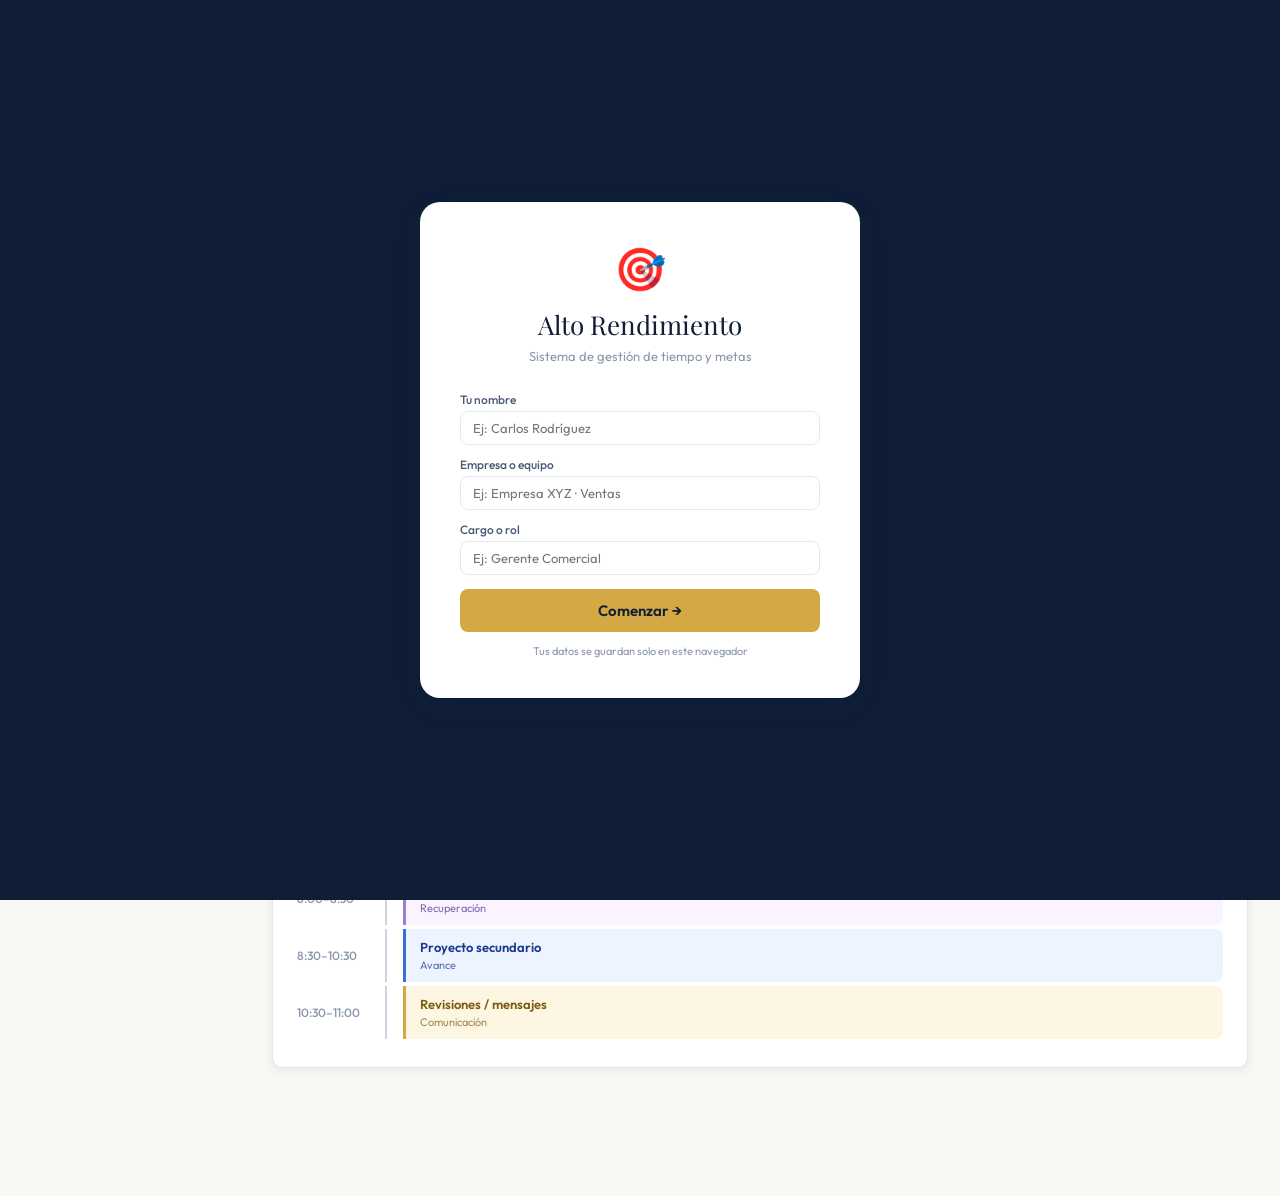
<file: gestion-tiempo-metas-v7 (1).html>
<!DOCTYPE html>
<html lang="es">
<head>
<meta charset="UTF-8">
<meta name="viewport" content="width=device-width, initial-scale=1.0">
<title>Alto Rendimiento — Gestión de Tiempo y Metas</title>
<link rel="preconnect" href="https://fonts.googleapis.com">
<link href="https://fonts.googleapis.com/css2?family=Playfair+Display:wght@400;600&family=Outfit:wght@300;400;500;600&display=swap" rel="stylesheet">
<style>
*{box-sizing:border-box;margin:0;padding:0}
:root{
  --navy:#0F1E36;
  --navy2:#1A2F50;
  --navy3:#243B63;
  --gold:#D4A843;
  --gold2:#F0C96A;
  --gold-soft:#FDF6E3;
  --cream:#FAF8F4;
  --white:#FFFFFF;
  --text1:#0F1E36;
  --text2:#4A5878;
  --text3:#8A96AB;
  --border:#E2E8F0;
  --border2:#CBD5E1;
  --success:#1E7A4B;
  --success-soft:#EAF7F1;
  --danger:#C0392B;
  --danger-soft:#FDECEA;
  --warn:#B7791A;
  --warn-soft:#FEF3CD;
  --radius:10px;
  --shadow:0 2px 12px rgba(15,30,54,0.08);
  --shadow-lg:0 8px 32px rgba(15,30,54,0.12);
}

body{
  font-family:'Outfit',sans-serif;
  background:var(--cream);
  color:var(--text1);
  min-height:100vh;
}

/* ── SIDEBAR ── */
.sidebar{
  position:fixed;top:0;left:0;height:100vh;width:240px;
  background:var(--navy);
  display:flex;flex-direction:column;
  z-index:100;transition:transform .3s;
}
.sidebar-logo{
  padding:24px 20px 16px;
  border-bottom:1px solid rgba(255,255,255,0.08);
}
.sidebar-logo .brand{
  font-family:'Playfair Display',serif;
  font-size:18px;color:var(--gold2);letter-spacing:.3px;
}
.sidebar-logo .tagline{
  font-size:11px;color:rgba(255,255,255,0.45);margin-top:2px;letter-spacing:.06em;text-transform:uppercase;
}
.sidebar-date{
  padding:14px 20px;
  background:rgba(255,255,255,0.05);
  font-size:12px;color:rgba(255,255,255,0.6);
  border-bottom:1px solid rgba(255,255,255,0.08);
}
.sidebar-date strong{font-size:14px;color:#fff;display:block;margin-top:2px;}
nav{flex:1;padding:16px 0;overflow-y:auto;}
nav a{
  display:flex;align-items:center;gap:10px;
  padding:10px 20px;
  font-size:13px;color:rgba(255,255,255,0.65);
  text-decoration:none;cursor:pointer;
  border-left:3px solid transparent;
  transition:all .2s;
}
nav a:hover{color:#fff;background:rgba(255,255,255,0.06);}
nav a.active{color:var(--gold2);border-left-color:var(--gold);background:rgba(212,168,67,0.1);}
nav a .nav-icon{font-size:16px;width:20px;text-align:center;}
nav .nav-section{
  font-size:10px;letter-spacing:.12em;text-transform:uppercase;
  color:rgba(255,255,255,0.3);padding:16px 20px 6px;
}
.sidebar-footer{
  padding:14px 20px;
  border-top:1px solid rgba(255,255,255,0.08);
  font-size:11px;color:rgba(255,255,255,0.35);
}

/* ── MAIN ── */
.main{margin-left:240px;min-height:100vh;padding:0 0 80px;}
.topbar{
  background:var(--white);
  border-bottom:1px solid var(--border);
  padding:16px 32px;
  display:flex;align-items:center;justify-content:space-between;
  position:sticky;top:0;z-index:50;
}
.topbar-left h2{font-size:20px;font-weight:600;color:var(--navy);}
.topbar-left p{font-size:13px;color:var(--text3);margin-top:2px;}
.topbar-right{display:flex;gap:10px;align-items:center;}
.btn{
  padding:8px 18px;border-radius:8px;font-family:'Outfit',sans-serif;
  font-size:13px;font-weight:500;cursor:pointer;border:none;transition:all .15s;
}
.btn-primary{background:var(--navy);color:#fff;}
.btn-primary:hover{background:var(--navy2);}
.btn-gold{background:var(--gold);color:var(--navy);font-weight:600;}
.btn-gold:hover{background:var(--gold2);}
.btn-outline{background:transparent;border:1px solid var(--border2);color:var(--text2);}
.btn-outline:hover{border-color:var(--navy);color:var(--navy);}
.btn-sm{padding:5px 12px;font-size:12px;}
.btn-icon{width:32px;height:32px;padding:0;display:flex;align-items:center;justify-content:center;font-size:16px;}

.content{padding:28px 32px;}

/* ── CARDS ── */
.card{
  background:var(--white);border-radius:var(--radius);
  border:1px solid var(--border);box-shadow:var(--shadow);
  padding:24px;margin-bottom:20px;
}
.card-header{
  display:flex;align-items:center;justify-content:space-between;
  margin-bottom:20px;padding-bottom:14px;
  border-bottom:1px solid var(--border);
}
.card-title{font-size:15px;font-weight:600;color:var(--navy);}
.card-sub{font-size:12px;color:var(--text3);margin-top:2px;}

/* ── PROGRESS ── */
.prog-bar-wrap{background:#EEF2F7;border-radius:99px;height:8px;overflow:hidden;}
.prog-bar{height:100%;border-radius:99px;background:linear-gradient(90deg,var(--navy),var(--gold));transition:width .5s ease;}
.prog-label{font-size:12px;color:var(--text3);margin-top:4px;display:flex;justify-content:space-between;}

/* ── STATS ROW ── */
.stats-row{display:grid;grid-template-columns:repeat(4,1fr);gap:16px;margin-bottom:24px;}
.stat-card{
  background:var(--white);border-radius:var(--radius);border:1px solid var(--border);
  padding:18px 20px;box-shadow:var(--shadow);
}
.stat-label{font-size:11px;text-transform:uppercase;letter-spacing:.08em;color:var(--text3);margin-bottom:6px;}
.stat-value{font-size:28px;font-weight:600;color:var(--navy);line-height:1;}
.stat-value.gold{color:var(--gold);}
.stat-value.green{color:var(--success);}
.stat-sub{font-size:12px;color:var(--text3);margin-top:4px;}

/* ── METAS ── */
.meta-item{
  display:grid;grid-template-columns:auto 1fr auto auto;
  gap:12px;align-items:center;
  padding:14px 16px;border-radius:8px;
  border:1px solid var(--border);margin-bottom:10px;
  transition:border-color .2s;background:var(--white);
}
.meta-item:hover{border-color:var(--navy3);}
.meta-num{
  width:28px;height:28px;border-radius:50%;
  background:var(--navy);color:#fff;
  font-size:13px;font-weight:600;
  display:flex;align-items:center;justify-content:center;flex-shrink:0;
}
.meta-body{min-width:0;}
.meta-name{font-size:14px;font-weight:500;color:var(--navy);}
.meta-detail{font-size:12px;color:var(--text3);margin-top:2px;}
.meta-prog{width:120px;}
.meta-badge{
  font-size:11px;padding:3px 10px;border-radius:99px;font-weight:500;white-space:nowrap;
}
.badge-green{background:var(--success-soft);color:var(--success);}
.badge-warn{background:var(--warn-soft);color:var(--warn);}
.badge-navy{background:#EEF2F7;color:var(--navy2);}

/* ── TAREAS DIARIAS ── */
.task-item{
  display:flex;align-items:center;gap:12px;
  padding:10px 14px;border-radius:8px;
  margin-bottom:6px;transition:background .15s;cursor:pointer;
}
.task-item:hover{background:#F8FAFC;}
.task-check{
  width:20px;height:20px;border-radius:5px;
  border:2px solid var(--border2);flex-shrink:0;
  display:flex;align-items:center;justify-content:center;
  transition:all .15s;cursor:pointer;
}
.task-check.done{background:var(--success);border-color:var(--success);}
.task-check.done::after{content:'✓';color:#fff;font-size:12px;font-weight:700;}
.task-label{font-size:14px;color:var(--navy);flex:1;}
.task-label.done{text-decoration:line-through;color:var(--text3);}
.task-meta-ref{font-size:11px;padding:2px 8px;border-radius:99px;background:var(--gold-soft);color:var(--warn);border:1px solid #E8C97A55;}
.task-priority{font-size:11px;padding:2px 8px;border-radius:99px;}
.p-alta{background:var(--danger-soft);color:var(--danger);}
.p-media{background:var(--warn-soft);color:var(--warn);}
.p-baja{background:var(--success-soft);color:var(--success);}

/* ── TIME BLOCKS ── */
.timeblock-row{
  display:grid;grid-template-columns:90px 1fr auto;
  gap:0;margin-bottom:4px;align-items:stretch;
}
.tb-time{
  font-size:12px;color:var(--text3);font-weight:500;
  padding:10px 12px 10px 0;border-right:2px solid var(--border2);
  display:flex;align-items:center;
}
.tb-block{
  border-radius:0 8px 8px 0;margin-left:16px;
  padding:10px 14px;font-size:13px;
  border-left:3px solid transparent;
}
.tb-block.focus{background:#EEF4FF;border-left-color:#3B6FD4;color:#1A3A8C;}
.tb-block.energy{background:var(--success-soft);border-left-color:var(--success);color:#145035;}
.tb-block.comms{background:var(--gold-soft);border-left-color:var(--gold);color:#7A5E10;}
.tb-block.rest{background:#F9F4FF;border-left-color:#9B7FD4;color:#4A2E8C;}
.tb-block.review{background:#F1F5F9;border-left-color:#64748B;color:#334155;}
.tb-block strong{font-weight:600;display:block;margin-bottom:1px;}
.tb-block small{font-size:11px;opacity:.7;}

/* ── EISENHOWER ── */
.eisgrid{display:grid;grid-template-columns:1fr 1fr;gap:12px;}
.eis{border-radius:8px;padding:16px;border:1px solid;}
.eis-a{background:var(--danger-soft);border-color:#F5B7B1;}
.eis-b{background:var(--success-soft);border-color:#A9DFBF;}
.eis-c{background:var(--warn-soft);border-color:#F9E79F;}
.eis-d{background:#F8FAFC;border-color:var(--border);}
.eis-tag{font-size:10px;letter-spacing:.1em;text-transform:uppercase;font-weight:600;margin-bottom:4px;}
.eis-a .eis-tag{color:var(--danger);}
.eis-b .eis-tag{color:var(--success);}
.eis-c .eis-tag{color:var(--warn);}
.eis-d .eis-tag{color:var(--text3);}
.eis-title{font-size:13px;font-weight:600;margin-bottom:10px;color:var(--navy);}
.eis-task{
  display:flex;align-items:center;gap:8px;
  font-size:13px;margin-bottom:6px;
}
.eis-task input[type=checkbox]{accent-color:var(--navy);width:15px;height:15px;cursor:pointer;}
.eis-task-text{flex:1;cursor:pointer;}
.eis-task-text.done{text-decoration:line-through;color:var(--text3);}

/* ── TRACKER ── */
.tracker-grid{display:grid;grid-template-columns:160px repeat(7,1fr);gap:0;}
.tg-head{font-size:11px;font-weight:600;letter-spacing:.08em;text-transform:uppercase;
  color:var(--text3);text-align:center;padding:8px 4px;border-bottom:2px solid var(--border);}
.tg-head:first-child{text-align:left;}
.tg-row-label{font-size:13px;color:var(--navy);padding:10px 8px 10px 0;border-bottom:1px solid var(--border);display:flex;align-items:center;}
.tg-cell{display:flex;align-items:center;justify-content:center;border-bottom:1px solid var(--border);padding:8px 4px;}
.tg-check{
  width:22px;height:22px;border-radius:6px;
  border:2px solid var(--border2);cursor:pointer;
  display:flex;align-items:center;justify-content:center;
  transition:all .15s;
}
.tg-check.done{background:var(--navy);border-color:var(--navy);}
.tg-check.done::after{content:'✓';color:#fff;font-size:12px;font-weight:700;}

/* ── REVIEW ── */
.review-q{margin-bottom:16px;}
.review-q label{font-size:13px;font-weight:500;color:var(--navy);display:flex;align-items:center;gap:8px;margin-bottom:6px;}
.review-q label span{font-size:16px;}
.review-q textarea{
  width:100%;border:1px solid var(--border);border-radius:8px;
  padding:10px 14px;font-family:'Outfit',sans-serif;font-size:13px;
  color:var(--navy);resize:none;height:70px;outline:none;
  background:var(--cream);transition:border-color .2s;
}
.review-q textarea:focus{border-color:var(--navy);}

/* ── FORMS ── */
input[type=text],input[type=date],input[type=number],select,textarea{
  font-family:'Outfit',sans-serif;
  border:1px solid var(--border);border-radius:8px;
  padding:8px 12px;font-size:13px;color:var(--navy);
  background:var(--white);outline:none;transition:border-color .2s;
  width:100%;
}
input[type=text]:focus,input[type=date]:focus,select:focus{border-color:var(--navy);}
label.field-label{font-size:12px;font-weight:500;color:var(--text2);display:block;margin-bottom:4px;}

/* ── MODAL ── */
.modal-overlay{
  position:fixed;inset:0;background:rgba(15,30,54,0.55);
  z-index:200;display:flex;align-items:center;justify-content:center;
  opacity:0;pointer-events:none;transition:opacity .2s;
}
.modal-overlay.open{opacity:1;pointer-events:all;}
.modal{
  background:var(--white);border-radius:16px;
  padding:28px;width:500px;max-width:95vw;
  max-height:85vh;overflow-y:auto;
  box-shadow:var(--shadow-lg);
  transform:translateY(20px);transition:transform .2s;
}
.modal-overlay.open .modal{transform:translateY(0);}
.modal-title{font-size:17px;font-weight:600;color:var(--navy);margin-bottom:4px;}
.modal-sub{font-size:13px;color:var(--text3);margin-bottom:20px;}
.modal-footer{display:flex;gap:10px;justify-content:flex-end;margin-top:20px;padding-top:16px;border-top:1px solid var(--border);}
.form-row{margin-bottom:14px;}
.form-grid2{display:grid;grid-template-columns:1fr 1fr;gap:12px;}

/* ── SECTIONS / PAGES ── */
.page{display:none;}
.page.active{display:block;}

/* ── CIRCULAR PROGRESS ── */
.circ-wrap{display:flex;align-items:center;gap:16px;margin-bottom:20px;}
.circ-svg{transform:rotate(-90deg);}
.circ-track{fill:none;stroke:#EEF2F7;stroke-width:6;}
.circ-fill{fill:none;stroke-width:6;stroke-linecap:round;transition:stroke-dashoffset .5s ease;}

/* ── TOAST ── */
.toast{
  position:fixed;bottom:28px;right:28px;
  background:var(--navy);color:#fff;
  padding:12px 20px;border-radius:10px;
  font-size:13px;box-shadow:var(--shadow-lg);
  z-index:999;transform:translateY(80px);opacity:0;
  transition:all .3s;pointer-events:none;
}
.toast.show{transform:translateY(0);opacity:1;}

/* ── RESPONSIVE ── */
@media(max-width:768px){
  .sidebar{transform:translateX(-240px);}
  .sidebar.open{transform:translateX(0);}
  .main{margin-left:0;}
  .stats-row{grid-template-columns:1fr 1fr;}
  .topbar{padding:14px 16px;}
  .content{padding:20px 16px;}
  .mobile-menu{display:flex!important;}
}
.mobile-menu{
  display:none;background:none;border:none;cursor:pointer;
  font-size:22px;color:var(--navy);padding:4px;
}

.tag-urgente{background:var(--danger-soft);color:var(--danger);font-size:11px;padding:2px 8px;border-radius:99px;font-weight:500;}
.empty-state{text-align:center;padding:32px;color:var(--text3);font-size:13px;}
.empty-state .es-icon{font-size:36px;margin-bottom:8px;}

.chip-row{display:flex;flex-wrap:wrap;gap:6px;margin-top:8px;}
.chip{font-size:11px;padding:3px 10px;border-radius:99px;background:#EEF2F7;color:var(--text2);font-weight:500;}
.chip.gold{background:var(--gold-soft);color:var(--warn);}

.section-intro{
  background:linear-gradient(135deg,var(--navy),var(--navy2));
  border-radius:var(--radius);padding:20px 24px;margin-bottom:24px;
  display:flex;align-items:center;justify-content:space-between;
}
.section-intro h3{font-family:'Playfair Display',serif;font-size:22px;color:#fff;margin-bottom:4px;}
.section-intro p{font-size:13px;color:rgba(255,255,255,0.6);}
.section-intro .intro-meta{font-size:12px;color:var(--gold2);margin-top:6px;font-weight:500;}

hr.divider{border:none;border-top:1px solid var(--border);margin:20px 0;}

/* ── HORARIO DEL DÍA (metas-dia) ── */
.dia-bloque{
  display:grid;grid-template-columns:70px 1fr;
  gap:0;margin-bottom:3px;align-items:stretch;
  position:relative;
}
.dia-bloque-time{
  font-size:11px;color:var(--text3);font-weight:500;
  padding:10px 10px 10px 0;
  border-right:2px solid var(--border2);
  display:flex;align-items:flex-start;
  white-space:nowrap;
}
.dia-bloque-body{
  border-radius:0 8px 8px 0;margin-left:12px;
  padding:8px 12px;font-size:13px;
  border-left:3px solid transparent;
  transition:all .2s;
}
.dia-bloque-body.focus{background:#EEF4FF;border-left-color:#3B6FD4;}
.dia-bloque-body.energy{background:var(--success-soft);border-left-color:var(--success);}
.dia-bloque-body.comms{background:var(--gold-soft);border-left-color:var(--gold);}
.dia-bloque-body.rest{background:#F4F0FF;border-left-color:#9B7FD4;}
.dia-bloque-body.review{background:#F1F5F9;border-left-color:#64748B;}
.dia-bloque-body.pausa{background:#FFF8F0;border-left-color:#F97316;}
.dia-bloque-title{font-weight:600;font-size:13px;margin-bottom:3px;}
.dia-bloque-obj{font-size:11px;opacity:.7;margin-bottom:6px;}
.dia-bloque-tasks{display:flex;flex-direction:column;gap:4px;margin-top:6px;}
.dia-bloque-task{
  display:flex;align-items:center;gap:8px;
  background:rgba(255,255,255,0.7);border-radius:6px;
  padding:5px 10px;font-size:12px;cursor:pointer;
  border:1px solid rgba(0,0,0,0.06);transition:opacity .15s;
}
.dia-bloque-task.done-task{opacity:.55;}
.dia-bloque-task-check{
  width:16px;height:16px;border-radius:4px;
  border:2px solid var(--border2);flex-shrink:0;
  display:flex;align-items:center;justify-content:center;
  transition:all .15s;
}
.dia-bloque-task-check.done{background:var(--success);border-color:var(--success);}
.dia-bloque-task-check.done::after{content:'✓';color:#fff;font-size:10px;font-weight:700;}
.dia-bloque-task-label{flex:1;}
.dia-bloque-task-label.done{text-decoration:line-through;color:var(--text3);}
.dia-bloque-pausa{
  font-size:12px;color:var(--text3);font-style:italic;
  padding:2px 0;
}
.dia-current-marker{
  position:absolute;left:0;right:0;
  height:2px;background:var(--danger);
  border-radius:99px;z-index:10;
}
.dia-current-time{
  position:absolute;left:72px;
  background:var(--danger);color:#fff;
  font-size:10px;font-weight:600;padding:1px 6px;border-radius:99px;
  z-index:11;transform:translateY(-50%);
}

/* ── BARRA SEGMENTADA ── */
.seg-item{height:100%;transition:width .5s ease;position:relative;}
.seg-item:first-child{border-radius:99px 0 0 99px;}
.seg-item:last-child{border-radius:0 99px 99px 0;}
.seg-item:only-child{border-radius:99px;}

/* ── REVISIÓN STARS ── */
.rev-star{
  width:36px;height:36px;border-radius:8px;
  border:1.5px solid var(--border);
  background:var(--white);cursor:pointer;
  font-size:15px;font-weight:700;
  display:flex;align-items:center;justify-content:center;
  color:var(--text3);transition:all .15s;
}
.rev-star:hover,.rev-star.active{background:var(--gold);border-color:var(--gold);color:var(--navy);}

/* ── HISTORIAL REVISIÓN ── */
.rev-hist-item{
  border:1px solid var(--border);border-radius:10px;
  padding:12px 14px;margin-bottom:8px;cursor:pointer;
  transition:border-color .15s;
}
.rev-hist-item:hover{border-color:var(--navy3);}
.rev-hist-header{display:flex;align-items:center;gap:10px;margin-bottom:0;}
.rev-hist-date{font-size:13px;font-weight:600;color:var(--navy);flex:1;}
.rev-hist-score{
  width:32px;height:32px;border-radius:50%;
  display:flex;align-items:center;justify-content:center;
  font-size:13px;font-weight:700;
}
.rev-hist-body{margin-top:10px;border-top:1px solid var(--border);padding-top:10px;display:none;}
.rev-hist-body.open{display:block;}
.rev-hist-q{font-size:12px;margin-bottom:6px;}
.rev-hist-q span{font-weight:500;color:var(--navy);}
.score-high{background:var(--success-soft);color:var(--success);}
.score-mid{background:var(--warn-soft);color:var(--warn);}
.score-low{background:var(--danger-soft);color:var(--danger);}


.chart-filter-btn{
  background:transparent;border:none;padding:6px 12px;font-family:'Outfit',sans-serif;
  font-size:12px;font-weight:500;color:var(--text2);cursor:pointer;transition:all .15s;
}
.chart-filter-btn.active{background:var(--navy);color:#fff;}
.chart-filter-btn:hover:not(.active){background:var(--border);}

/* ── CALENDARIO MENSUAL ── */
.cal-header{
  display:flex;align-items:center;justify-content:space-between;
  margin-bottom:20px;
}
.cal-header h3{font-family:'Playfair Display',serif;font-size:20px;color:var(--navy);}
.cal-nav-btn{
  background:none;border:1px solid var(--border2);border-radius:8px;
  width:34px;height:34px;cursor:pointer;font-size:16px;
  display:flex;align-items:center;justify-content:center;
  color:var(--text2);transition:all .15s;
}
.cal-nav-btn:hover{background:var(--navy);color:#fff;border-color:var(--navy);}
.cal-grid{display:grid;grid-template-columns:repeat(7,1fr);gap:4px;}
.cal-day-name{
  text-align:center;font-size:10px;font-weight:600;letter-spacing:.08em;
  text-transform:uppercase;color:var(--text3);padding:6px 0;
}
.cal-cell{
  border-radius:10px;min-height:90px;padding:8px;
  border:1px solid var(--border);background:var(--white);
  cursor:pointer;transition:all .15s;position:relative;
  display:flex;flex-direction:column;
}
.cal-cell:hover{border-color:var(--navy3);box-shadow:var(--shadow);transform:translateY(-1px);}
.cal-cell.today{border-color:var(--gold);background:var(--gold-soft);}
.cal-cell.other-month{background:#F8FAFC;opacity:.45;}
.cal-cell.has-tasks{border-color:var(--navy2);}
.cal-cell.selected{border-color:var(--gold);background:#FFF8E7;box-shadow:0 0 0 2px var(--gold);}
.cal-cell.future-plan{border-color:#9B7FD4;background:#F9F6FF;}
.cal-cell.future-plan:hover{border-color:#7B5CD4;}
.cal-day-num{
  font-size:13px;font-weight:700;color:var(--navy);
  width:26px;height:26px;display:flex;align-items:center;justify-content:center;
  border-radius:50%;flex-shrink:0;
}
.cal-cell.today .cal-day-num{background:var(--gold);color:var(--navy);}
.cal-dots{display:flex;flex-wrap:wrap;gap:3px;margin-top:5px;}
.cal-dot{width:7px;height:7px;border-radius:50%;}
.cal-dot.done{background:var(--success);}
.cal-dot.pending{background:var(--gold);}
.cal-dot.alta{background:var(--danger);}
.cal-task-mini{
  font-size:9px;line-height:1.3;color:var(--text2);
  white-space:nowrap;overflow:hidden;text-overflow:ellipsis;
  margin-top:3px;max-width:100%;
  background:rgba(15,30,54,0.05);border-radius:4px;padding:1px 4px;
}
.cal-plan-hint{
  font-size:9px;color:#9B7FD4;margin-top:auto;
  display:flex;align-items:center;gap:3px;
  font-weight:500;
}

/* ── PLANIFICADOR DEL DÍA ── */
.plan-day-nav{
  display:flex;align-items:center;gap:8px;margin-bottom:20px;
  background:var(--white);border:1px solid var(--border);
  border-radius:12px;padding:12px 16px;
}
.plan-day-btn{
  padding:6px 14px;border-radius:8px;font-size:13px;font-weight:500;
  border:1px solid var(--border);background:var(--white);color:var(--text2);
  cursor:pointer;transition:all .15s;font-family:'Outfit',sans-serif;
}
.plan-day-btn:hover{border-color:var(--navy);color:var(--navy);}
.plan-day-btn.active{background:var(--navy);color:#fff;border-color:var(--navy);}
.plan-day-btn.tomorrow{background:var(--gold-soft);color:var(--warn);border-color:var(--gold);}
.plan-day-btn.tomorrow.active{background:var(--gold);color:var(--navy);border-color:var(--gold);}
.plan-date-picker{flex:1;max-width:180px;}
.plan-day-label{
  font-family:'Playfair Display',serif;font-size:18px;color:var(--navy);
  flex:1;text-align:center;font-weight:600;
}
.plan-schedule{position:relative;}
.plan-bloque{
  display:grid;grid-template-columns:76px 1fr;
  gap:0;margin-bottom:2px;align-items:stretch;
  position:relative;
}
.plan-bloque-time{
  font-size:11px;color:var(--text3);font-weight:500;
  padding:10px 10px 10px 0;border-right:2px solid var(--border2);
  display:flex;align-items:flex-start;white-space:nowrap;
}
.plan-bloque-body{
  border-radius:0 10px 10px 0;margin-left:12px;
  padding:10px 14px;font-size:13px;border-left:3px solid transparent;
  transition:all .2s;cursor:pointer;
}
.plan-bloque-body:hover{filter:brightness(0.97);}
.plan-bloque-body.focus{background:#EEF4FF;border-left-color:#3B6FD4;}
.plan-bloque-body.energy{background:var(--success-soft);border-left-color:var(--success);}
.plan-bloque-body.comms{background:var(--gold-soft);border-left-color:var(--gold);}
.plan-bloque-body.rest{background:#F4F0FF;border-left-color:#9B7FD4;}
.plan-bloque-body.review{background:#F1F5F9;border-left-color:#64748B;}
.plan-bloque-title{font-weight:600;font-size:13px;color:var(--navy);}
.plan-bloque-obj{font-size:11px;opacity:.7;margin-top:1px;margin-bottom:6px;}
.plan-bloque-tasks{display:flex;flex-direction:column;gap:4px;margin-top:6px;}
.plan-bloque-task{
  display:flex;align-items:center;gap:8px;
  background:rgba(255,255,255,0.8);border-radius:6px;
  padding:5px 10px;font-size:12px;cursor:pointer;
  border:1px solid rgba(0,0,0,0.06);transition:opacity .15s;
}
.plan-bloque-task:hover{background:rgba(255,255,255,1);}
.plan-bloque-task.done-task{opacity:.55;}
.plan-bloque-task-check{
  width:16px;height:16px;border-radius:4px;
  border:2px solid var(--border2);flex-shrink:0;
  display:flex;align-items:center;justify-content:center;transition:all .15s;
}
.plan-bloque-task-check.done{background:var(--success);border-color:var(--success);}
.plan-bloque-task-check.done::after{content:'✓';color:#fff;font-size:10px;font-weight:700;}
.plan-bloque-add{
  display:flex;align-items:center;gap:6px;
  margin-top:6px;background:none;border:1px dashed rgba(0,0,0,0.15);
  border-radius:6px;padding:4px 10px;font-size:11px;
  color:rgba(0,0,0,0.35);cursor:pointer;font-family:'Outfit',sans-serif;
  transition:all .15s;width:100%;
}
.plan-bloque-add:hover{background:rgba(255,255,255,0.8);color:var(--navy);border-color:var(--navy2);}
.plan-now-marker{
  position:absolute;left:76px;right:0;height:2px;
  background:var(--danger);border-radius:99px;z-index:10;
  pointer-events:none;
}
.plan-now-label{
  position:absolute;left:0;
  background:var(--danger);color:#fff;
  font-size:9px;font-weight:700;padding:2px 5px;border-radius:4px;
  z-index:11;transform:translateY(-50%);pointer-events:none;
}

/* ── CATEGORÍAS CHECKLIST ── */
.cat-section{margin-bottom:12px;border-radius:10px;border:1px solid var(--border);overflow:hidden;}
.cat-header{
  display:flex;align-items:center;gap:10px;padding:12px 16px;
  cursor:pointer;user-select:none;background:var(--white);
  transition:background .15s;
}
.cat-header:hover{background:#F8FAFC;}
.cat-icon{font-size:20px;flex-shrink:0;}
.cat-info{flex:1;min-width:0;}
.cat-name{font-size:14px;font-weight:600;color:var(--navy);}
.cat-progress-text{font-size:11px;color:var(--text3);margin-top:1px;}
.cat-prog-mini{width:80px;}
.cat-prog-bar-wrap{background:#EEF2F7;border-radius:99px;height:5px;margin-top:4px;}
.cat-prog-bar{height:100%;border-radius:99px;background:linear-gradient(90deg,var(--navy),var(--gold));transition:width .4s;}
.cat-chevron{
  font-size:12px;color:var(--text3);transition:transform .2s;
  margin-left:auto;flex-shrink:0;
}
.cat-chevron.open{transform:rotate(90deg);}
.cat-body{
  display:none;padding:0 16px 12px;background:#FAFBFC;
  border-top:1px solid var(--border);
}
.cat-body.open{display:block;}
.cat-task-item{
  display:flex;align-items:center;gap:10px;
  padding:8px 10px;border-radius:7px;margin-top:6px;
  transition:background .15s;cursor:pointer;
}
.cat-task-item:hover{background:var(--white);}
.cat-task-check{
  width:18px;height:18px;border-radius:4px;
  border:2px solid var(--border2);flex-shrink:0;
  display:flex;align-items:center;justify-content:center;
  transition:all .15s;
}
.cat-task-check.done{background:var(--success);border-color:var(--success);}
.cat-task-check.done::after{content:'✓';color:#fff;font-size:11px;font-weight:700;}
.cat-task-label{font-size:13px;color:var(--navy);flex:1;}
.cat-task-label.done{text-decoration:line-through;color:var(--text3);}
.cat-task-date{font-size:10px;color:var(--text3);white-space:nowrap;}
.cat-task-prio{font-size:10px;padding:1px 6px;border-radius:99px;}
.cal-day-detail{
  background:var(--white);border-radius:var(--radius);
  border:1px solid var(--border);box-shadow:var(--shadow-lg);
  padding:20px;margin-top:16px;
}
.cal-day-detail-header{
  display:flex;align-items:center;justify-content:space-between;
  margin-bottom:14px;padding-bottom:10px;border-bottom:1px solid var(--border);
}
.cal-day-detail-title{font-size:15px;font-weight:600;color:var(--navy);}
.cal-no-tasks{text-align:center;padding:20px;color:var(--text3);font-size:13px;}

/* ── METAS JERÁRQUICAS ── */
.meta-mensual{
  border:1px solid var(--border);border-radius:12px;
  margin-bottom:20px;overflow:hidden;
  box-shadow:var(--shadow);
}
.meta-mensual-header{
  display:flex;align-items:center;gap:12px;padding:18px 20px;
  background:var(--white);cursor:pointer;user-select:none;
  transition:background .15s;
  border-left:4px solid var(--navy);
}
.meta-mensual-header:hover{background:#F8FAFC;}
.meta-mensual-header.lograda{border-left-color:var(--success);background:var(--success-soft);}
.mm-icon{
  width:44px;height:44px;border-radius:10px;
  background:var(--navy);color:#fff;font-size:22px;
  display:flex;align-items:center;justify-content:center;flex-shrink:0;
}
.mm-icon.lograda{background:var(--success);}
.mm-info{flex:1;min-width:0;}
.mm-nombre{font-size:16px;font-weight:600;color:var(--navy);}
.mm-resultado{font-size:12px;color:var(--text3);margin-top:2px;}
.mm-prog-row{display:flex;align-items:center;gap:8px;margin-top:6px;}
.mm-prog-bar-wrap{flex:1;background:#EEF2F7;border-radius:99px;height:7px;}
.mm-prog-bar{height:100%;border-radius:99px;transition:width .5s ease;}
.mm-prog-pct{font-size:13px;font-weight:700;color:var(--navy);min-width:36px;text-align:right;}
.mm-actions{display:flex;gap:6px;align-items:center;flex-shrink:0;}
.mm-chevron{font-size:14px;color:var(--text3);transition:transform .25s;margin-left:4px;}
.mm-chevron.open{transform:rotate(90deg);}
.mm-body{display:none;background:#FAFBFC;border-top:1px solid var(--border);}
.mm-body.open{display:block;}

/* Semanas */
.meta-semanal{
  margin:12px 16px;border-radius:10px;
  border:1px solid var(--border);background:var(--white);overflow:hidden;
}
.meta-semanal-header{
  display:flex;align-items:center;gap:10px;padding:12px 14px;
  cursor:pointer;user-select:none;transition:background .15s;
  background:var(--white);border-left:3px solid var(--gold);
}
.meta-semanal-header:hover{background:#FFFBF0;}
.meta-semanal-header.lograda{border-left-color:var(--success);background:var(--success-soft);}
.ms-icon{font-size:16px;flex-shrink:0;}
.ms-info{flex:1;min-width:0;}
.ms-nombre{font-size:14px;font-weight:600;color:var(--navy);}
.ms-desc{font-size:11px;color:var(--text3);}
.ms-prog-wrap{display:flex;align-items:center;gap:6px;}
.ms-prog-bar-wrap{width:60px;background:#EEF2F7;border-radius:99px;height:5px;}
.ms-prog-bar{height:100%;border-radius:99px;background:linear-gradient(90deg,var(--navy),var(--gold));transition:width .4s;}
.ms-pct{font-size:11px;font-weight:600;color:var(--navy);min-width:28px;}
.ms-chevron{font-size:12px;color:var(--text3);transition:transform .2s;}
.ms-chevron.open{transform:rotate(90deg);}
.ms-body{display:none;padding:0 12px 10px;border-top:1px solid var(--border);background:#FAFBFC;}
.ms-body.open{display:block;}

/* Tareas dentro de semana */
.meta-tarea-item{
  display:flex;align-items:center;gap:10px;
  padding:8px 10px;border-radius:7px;margin-top:6px;
  background:var(--white);border:1px solid var(--border);
  transition:all .15s;
}
.meta-tarea-item:hover{border-color:var(--navy2);}
.meta-tarea-check{
  width:20px;height:20px;border-radius:5px;
  border:2px solid var(--border2);flex-shrink:0;
  display:flex;align-items:center;justify-content:center;
  cursor:pointer;transition:all .15s;
}
.meta-tarea-check.done{background:var(--success);border-color:var(--success);}
.meta-tarea-check.done::after{content:'✓';color:#fff;font-size:12px;font-weight:700;}
.meta-tarea-txt{font-size:13px;color:var(--navy);flex:1;}
.meta-tarea-txt.done{text-decoration:line-through;color:var(--text3);}
.meta-tarea-date{font-size:10px;color:var(--text3);}
.meta-tarea-prio{font-size:10px;padding:2px 7px;border-radius:99px;}

/* Botón agregar en línea */
.btn-add-inline{
  display:flex;align-items:center;gap:6px;
  background:none;border:1px dashed var(--border2);
  border-radius:7px;padding:7px 12px;
  font-size:12px;color:var(--text2);cursor:pointer;
  margin-top:8px;width:100%;transition:all .15s;
  font-family:'Outfit',sans-serif;
}
.btn-add-inline:hover{border-color:var(--navy);color:var(--navy);background:#F8FAFC;}

/* Sección add semana */
.sem-add-wrap{padding:8px 16px 14px;}

/* Badge días restantes */
.badge-dias{font-size:10px;padding:2px 8px;border-radius:99px;font-weight:500;white-space:nowrap;}

</style>
</head>
<body>

<!-- SIDEBAR -->
<aside class="sidebar" id="sidebar">
  <div class="sidebar-logo">
    <div class="brand">Alto Rendimiento</div>
    <div class="tagline">Sistema de metas y tiempo</div>
  </div>
  <div class="sidebar-date">
    <span id="sidebar-date-str">—</span>
    <strong id="sidebar-day-str">—</strong>
  </div>
  <nav>
    <div class="nav-section">Principal</div>
    <a class="active" onclick="showPage('dashboard')" data-page="dashboard">
      <span class="nav-icon">📊</span> Dashboard
    </a>
    <div class="nav-section">Planificación</div>
    <a onclick="showPage('metas-mes')" data-page="metas-mes">
      <span class="nav-icon">🎯</span> Metas del Mes
    </a>
    <a onclick="showPage('calendario')" data-page="calendario">
      <span class="nav-icon">📆</span> Calendario
    </a>
    <a onclick="showPage('metas-dia')" data-page="metas-dia">
      <span class="nav-icon">✅</span> Metas del Día
    </a>
    <a onclick="showPage('planificador-dia')" data-page="planificador-dia">
      <span class="nav-icon">📋</span> Planificador del Día
    </a>
    <a onclick="showPage('bloques')" data-page="bloques">
      <span class="nav-icon">⏱</span> Bloques de Tiempo
    </a>
    <div class="nav-section">Seguimiento</div>
    <a onclick="showPage('eisenhower')" data-page="eisenhower">
      <span class="nav-icon">🗺</span> Matriz Eisenhower
    </a>
    <a onclick="showPage('tracker')" data-page="tracker">
      <span class="nav-icon">📅</span> Tracker Semanal
    </a>
    <a onclick="showPage('revision')" data-page="revision">
      <span class="nav-icon">🌙</span> Revisión Nocturna
    </a>
    <div class="nav-section">Historial</div>
    <a onclick="showPage('progreso')" data-page="progreso">
      <span class="nav-icon">📈</span> Analíticas
    </a>
  </nav>
  <div class="sidebar-footer">
    <div id="sidebar-user-info" style="margin-bottom:6px;"></div>
    <span style="cursor:pointer;text-decoration:underline;" onclick="openPerfilModal()">✏️ Editar perfil</span> · v3.0
  </div>
</aside>

<!-- MAIN -->
<main class="main">
  <div class="topbar">
    <div class="topbar-left">
      <button class="mobile-menu" onclick="toggleSidebar()">☰</button>
      <h2 id="topbar-title">Dashboard</h2>
      <p id="topbar-sub">Visión general de tu rendimiento</p>
    </div>
    <div class="topbar-right">
      <span id="topbar-usuario" style="font-size:13px;color:var(--text2);font-weight:500;"></span>
      <button class="btn btn-outline btn-sm" onclick="importData()">📂 Importar</button>
      <button class="btn btn-outline btn-sm" onclick="exportData()">💾 Exportar</button>
      <button class="btn btn-gold btn-sm" onclick="openModal('modal-tarea')">+ Tarea</button>
    </div>
    <input type="file" id="import-file-input" accept=".json" style="display:none" onchange="handleImport(event)">
  </div>

  <div class="content">

    <!-- ═══ DASHBOARD ═══ -->
    <div id="page-dashboard" class="page active">
      <div class="section-intro">
        <div>
          <h3 id="dash-greeting">Buenos días 👋</h3>
          <p>Aquí está tu resumen de hoy</p>
          <div class="intro-meta" id="dash-intro-meta">Cargando...</div>
        </div>
        <div style="text-align:right;">
          <div style="font-size:36px;font-weight:600;color:var(--gold2)" id="dash-pct-day">0%</div>
          <div style="font-size:12px;color:rgba(255,255,255,0.5)">completado hoy</div>
        </div>
      </div>

      <div class="stats-row">
        <div class="stat-card">
          <div class="stat-label">Metas del mes</div>
          <div class="stat-value" id="stat-metas-total">0</div>
          <div class="stat-sub" id="stat-metas-sub">Define tus metas</div>
        </div>
        <div class="stat-card">
          <div class="stat-label">Tareas hoy</div>
          <div class="stat-value gold" id="stat-tareas-hoy">0</div>
          <div class="stat-sub" id="stat-tareas-sub">pendientes</div>
        </div>
        <div class="stat-card">
          <div class="stat-label">Hábitos hoy</div>
          <div class="stat-value green" id="stat-habitos">0/0</div>
          <div class="stat-sub">completados</div>
        </div>
        <div class="stat-card">
          <div class="stat-label">Progreso mes</div>
          <div class="stat-value" id="stat-prog-mes">0%</div>
          <div class="stat-sub">promedio metas</div>
        </div>
      </div>

      <div style="display:grid;grid-template-columns:1fr 1fr;gap:20px;">
        <div class="card">
          <div class="card-header">
            <div><div class="card-title">Metas del mes</div><div class="card-sub">Progreso por meta</div></div>
            <button class="btn btn-outline btn-sm" onclick="showPage('metas-mes')">Ver todas →</button>
          </div>
          <div id="dash-metas-list"></div>
        </div>
        <div class="card">
          <div class="card-header">
            <div><div class="card-title">Tareas de hoy</div><div class="card-sub">Pendientes del día</div></div>
            <button class="btn btn-outline btn-sm" onclick="showPage('metas-dia')">Ver todas →</button>
          </div>
          <div id="dash-tareas-list"></div>
        </div>
      </div>

      <div class="card" style="margin-top:20px;">
        <div class="card-header">
          <div><div class="card-title">Bloques del día</div><div class="card-sub">Tu horario de hoy</div></div>
          <button class="btn btn-outline btn-sm" onclick="showPage('bloques')">Editar →</button>
        </div>
        <div id="dash-bloques-list"></div>
      </div>
    </div>

    <!-- ═══ METAS DEL MES ═══ -->
    <div id="page-metas-mes" class="page">
      <div class="section-intro">
        <div>
          <h3>Metas del Mes</h3>
          <p>Categorías principales → Metas semanales → Tareas diarias</p>
          <div class="intro-meta" id="mes-intro-meta">—</div>
        </div>
        <button class="btn btn-gold" onclick="openModal('modal-meta-mes')">+ Nueva categoría mensual</button>
      </div>
      <div id="metas-mes-list"></div>
      <div style="margin-top:20px;">
        <div class="card">
          <div class="card-header"><div class="card-title">Regla 80/20 — Actividades clave</div></div>
          <p style="font-size:13px;color:var(--text3);margin-bottom:14px;">¿Qué pocas acciones generan el mayor resultado este mes?</p>
          <div id="pareto-list"></div>
          <button class="btn btn-outline btn-sm" style="margin-top:10px;" onclick="addParetoRow()">+ Agregar actividad</button>
        </div>
      </div>
    </div>

    <!-- ═══ CALENDARIO DEL MES ═══ -->
    <div id="page-calendario" class="page">
      <div class="section-intro">
        <div>
          <h3>Calendario del Mes</h3>
          <p>Visualiza y gestiona tus tareas por día</p>
          <div class="intro-meta" id="cal-intro-meta">—</div>
        </div>
        <button class="btn btn-gold" onclick="openModal('modal-tarea')">+ Nueva tarea</button>
      </div>

      <div style="display:grid;grid-template-columns:1fr 340px;gap:20px;align-items:start;">
        <!-- COLUMNA IZQUIERDA: calendario + detalle día -->
        <div>
          <div class="card">
            <div class="cal-header">
              <button class="cal-nav-btn" onclick="calChangeMonth(-1)">‹</button>
              <h3 id="cal-month-title">—</h3>
              <button class="cal-nav-btn" onclick="calChangeMonth(1)">›</button>
            </div>
            <div class="cal-grid" id="cal-day-names"></div>
            <div class="cal-grid" style="margin-top:4px;" id="cal-cells"></div>
          </div>
          <!-- Detalle del día seleccionado -->
          <div id="cal-day-detail" style="display:none;" class="cal-day-detail">
            <div class="cal-day-detail-header">
              <div class="cal-day-detail-title" id="cal-detail-title">Tareas del día</div>
              <button class="btn btn-gold btn-sm" onclick="openModal('modal-tarea')">+ Agregar</button>
            </div>
            <div id="cal-detail-tasks"></div>
          </div>
        </div>

        <!-- COLUMNA DERECHA: categorías con checklist -->
        <div>
          <div class="card" style="margin-bottom:16px;">
            <div class="card-header"><div class="card-title">Por categoría</div><div class="card-sub">Pendientes del mes</div></div>
            <div id="cal-categorias"></div>
          </div>
          <!-- Resumen mes -->
          <div class="card">
            <div class="card-header"><div class="card-title">Resumen del mes</div></div>
            <div id="cal-resumen"></div>
          </div>
        </div>
      </div>
    </div>

    <!-- ═══ METAS DEL DÍA ═══ -->
    <div id="page-metas-dia" class="page">
      <div class="section-intro">
        <div>
          <h3>Metas del Día</h3>
          <p>Horario, tareas y avance de hoy</p>
          <div class="intro-meta" id="dia-intro-meta">—</div>
        </div>
        <button class="btn btn-gold" onclick="openModal('modal-tarea')">+ Nueva tarea</button>
      </div>

      <!-- BARRA GLOBAL DE AVANCE DEL DÍA -->
      <div class="card" style="margin-bottom:16px;padding:18px 24px;">
        <div style="display:flex;align-items:center;justify-content:space-between;margin-bottom:10px;flex-wrap:wrap;gap:8px;">
          <div>
            <div class="card-title" id="dia-fecha-label">—</div>
            <div class="card-sub">Avance total del día — todas las actividades</div>
          </div>
          <div style="display:flex;gap:20px;align-items:center;">
            <div style="text-align:center;">
              <div style="font-size:26px;font-weight:700;color:var(--navy);" id="dia-prog-label">0%</div>
              <div style="font-size:11px;color:var(--text3);">completado</div>
            </div>
            <div style="text-align:center;">
              <div style="font-size:26px;font-weight:700;color:var(--gold);" id="dia-tareas-pend">0</div>
              <div style="font-size:11px;color:var(--text3);">pendientes</div>
            </div>
            <div style="text-align:center;">
              <div style="font-size:26px;font-weight:700;color:var(--success);" id="dia-tareas-done">0</div>
              <div style="font-size:11px;color:var(--text3);">completadas</div>
            </div>
          </div>
        </div>
        <!-- Barra segmentada por actividad/categoría -->
        <div id="dia-barra-segmentada" style="height:18px;border-radius:99px;overflow:hidden;display:flex;margin-bottom:6px;background:#EEF2F7;"></div>
        <!-- Mini leyenda de categorías -->
        <div id="dia-barra-leyenda" style="display:flex;flex-wrap:wrap;gap:10px;margin-top:6px;"></div>
        <!-- Barra simple de % total -->
        <div class="prog-bar-wrap" style="margin-top:10px;height:8px;">
          <div class="prog-bar" id="dia-prog-bar" style="width:0%"></div>
        </div>
      </div>

      <!-- LAYOUT PRINCIPAL: 3 columnas -->
      <div style="display:grid;grid-template-columns:1fr 1fr 320px;gap:16px;align-items:start;">

        <!-- COL 1: HORARIO DEL DÍA con tareas integradas -->
        <div class="card">
          <div class="card-header">
            <div><div class="card-title">⏱ Horario del día</div><div class="card-sub">Bloques + tareas de hoy</div></div>
          </div>
          <div id="dia-horario-list"></div>
        </div>

        <!-- COL 2: TAREAS POR CATEGORÍA/META -->
        <div>
          <div class="card" style="margin-bottom:16px;">
            <div class="card-header">
              <div><div class="card-title">✅ Tareas de hoy</div><div class="card-sub">Por categoría de meta</div></div>
            </div>
            <div id="tareas-hoy-list"></div>
          </div>
          <div class="card">
            <div class="card-header"><div class="card-title">📅 Próximas tareas</div></div>
            <div id="tareas-prox-list"></div>
          </div>
        </div>

        <!-- COL 3: HERRAMIENTAS -->
        <div>
          <div class="card" style="margin-bottom:16px;">
            <div class="card-header"><div class="card-title">🚫 Antiprocrastinación</div></div>
            <p style="font-size:12px;color:var(--text3);margin-bottom:12px;">Antes de empezar, responde:</p>
            <div class="review-q">
              <label><span>💰</span> ¿Acerca dinero, crecimiento o resultados?</label>
              <textarea id="anti-q1" placeholder="Sí porque..."></textarea>
            </div>
            <div class="review-q">
              <label><span>👣</span> ¿Cuál es el primer paso mínimo?</label>
              <textarea id="anti-q2" placeholder="Voy a..."></textarea>
            </div>
            <div class="review-q">
              <label><span>⚡</span> ¿Puedo arrancarlo en 5 minutos?</label>
              <textarea id="anti-q3" placeholder="Sí / No..."></textarea>
            </div>
            <button class="btn btn-primary" style="width:100%;margin-top:4px;" onclick="saveAnti()">Guardar</button>
          </div>
          <div class="card">
            <div class="card-header"><div class="card-title">⏱ Ciclo 50/10</div></div>
            <div id="timer-display" style="text-align:center;font-size:40px;font-weight:600;color:var(--navy);padding:10px 0;">50:00</div>
            <div style="text-align:center;font-size:12px;color:var(--text3);margin-bottom:12px;" id="timer-label">Ciclo 1 de 3 — Enfoque</div>
            <div style="display:flex;gap:8px;justify-content:center;">
              <button class="btn btn-primary" id="timer-btn" onclick="toggleTimer()">▶ Iniciar</button>
              <button class="btn btn-outline" onclick="resetTimer()">↺ Reset</button>
            </div>
          </div>
        </div>

      </div>
    </div>

    <!-- ═══ PLANIFICADOR DEL DÍA ═══ -->
    <div id="page-planificador-dia" class="page">
      <div class="section-intro">
        <div>
          <h3>Planificador del Día</h3>
          <p>Organiza cualquier día con bloques de tiempo y tareas</p>
          <div class="intro-meta" id="plan-intro-meta">—</div>
        </div>
        <button class="btn btn-gold" onclick="openModal('modal-tarea')">+ Nueva tarea</button>
      </div>

      <!-- Selector de día -->
      <div class="plan-day-nav">
        <button class="plan-day-btn" id="plan-btn-hoy" onclick="setPlanDay('hoy')">📅 Hoy</button>
        <button class="plan-day-btn tomorrow" id="plan-btn-manana" onclick="setPlanDay('manana')">⏭ Mañana</button>
        <div style="display:flex;align-items:center;gap:8px;flex:1;">
          <span style="font-size:12px;color:var(--text3);white-space:nowrap;">Otro día:</span>
          <input type="date" id="plan-date-input" class="plan-date-picker" style="flex:1;max-width:180px;" onchange="setPlanDay('custom')">
        </div>
        <div class="plan-day-label" id="plan-day-label">Hoy</div>
        <button class="btn btn-outline btn-sm" onclick="planPrevDay()">‹</button>
        <button class="btn btn-outline btn-sm" onclick="planNextDay()">›</button>
      </div>

      <!-- Resumen del día seleccionado -->
      <div style="display:grid;grid-template-columns:1fr 1fr 1fr;gap:12px;margin-bottom:20px;" id="plan-stats-row">
        <div class="stat-card">
          <div class="stat-label">Tareas del día</div>
          <div class="stat-value" id="plan-stat-total">0</div>
          <div class="stat-sub" id="plan-stat-sub">sin planear</div>
        </div>
        <div class="stat-card">
          <div class="stat-label">Completadas</div>
          <div class="stat-value green" id="plan-stat-done">0</div>
        </div>
        <div class="stat-card">
          <div class="stat-label">Pendientes</div>
          <div class="stat-value gold" id="plan-stat-pend">0</div>
        </div>
      </div>

      <!-- Barra de progreso del día -->
      <div style="margin-bottom:20px;">
        <div class="prog-bar-wrap" style="height:10px;"><div class="prog-bar" id="plan-prog-bar" style="width:0%"></div></div>
        <div class="prog-label"><span id="plan-prog-pct">0% completado</span><span id="plan-tareas-count">0/0 tareas</span></div>
      </div>

      <div style="display:grid;grid-template-columns:1fr 340px;gap:20px;align-items:start;">
        <!-- Horario con bloques y tareas -->
        <div class="card">
          <div class="card-header">
            <div>
              <div class="card-title">⏱ Horario del día</div>
              <div class="card-sub" id="plan-horario-sub">Haz clic en un bloque para añadir tareas</div>
            </div>
            <button class="btn btn-outline btn-sm" onclick="showPage('bloques')">Editar bloques →</button>
          </div>
          <div class="plan-schedule" id="plan-horario-list"></div>
        </div>

        <!-- Panel lateral: tareas sin horario + notas -->
        <div>
          <div class="card" style="margin-bottom:16px;">
            <div class="card-header">
              <div><div class="card-title">📌 Sin horario asignado</div><div class="card-sub">Tareas del día sin bloque</div></div>
              <button class="btn btn-gold btn-sm" onclick="openPlanModalForDay()">+ Agregar</button>
            </div>
            <div id="plan-sin-horario"></div>
          </div>
          <div class="card">
            <div class="card-header"><div class="card-title">📝 Notas del día</div></div>
            <textarea id="plan-notas-dia" placeholder="Intención del día, contexto, recordatorios..." style="width:100%;height:120px;resize:none;border:1px solid var(--border);border-radius:8px;padding:10px;font-family:'Outfit',sans-serif;font-size:13px;outline:none;" oninput="savePlanNotas()"></textarea>
          </div>
        </div>
      </div>
    </div>

    <!-- ═══ BLOQUES DE TIEMPO ═══ -->
    <div id="page-bloques" class="page">
      <div class="section-intro">
        <div>
          <h3>Bloques de Tiempo</h3>
          <p>Tu rutina diaria estructurada por bloques</p>
        </div>
        <button class="btn btn-gold" onclick="openModal('modal-bloque')">+ Agregar bloque</button>
      </div>
      <div style="display:grid;grid-template-columns:1fr 1fr;gap:20px;">
        <div class="card">
          <div class="card-header"><div class="card-title">Horario del día</div></div>
          <div id="bloques-list"></div>
        </div>
        <div class="card">
          <div class="card-header"><div class="card-title">Leyenda de colores</div></div>
          <div style="display:flex;flex-direction:column;gap:8px;">
            <div style="display:flex;align-items:center;gap:10px;"><div style="width:12px;height:12px;border-radius:3px;background:#3B6FD4;"></div><span style="font-size:13px;">Trabajo profundo / Enfoque</span></div>
            <div style="display:flex;align-items:center;gap:10px;"><div style="width:12px;height:12px;border-radius:3px;background:var(--success);"></div><span style="font-size:13px;">Energía / Ejercicio</span></div>
            <div style="display:flex;align-items:center;gap:10px;"><div style="width:12px;height:12px;border-radius:3px;background:var(--gold);"></div><span style="font-size:13px;">Comunicación / Reuniones</span></div>
            <div style="display:flex;align-items:center;gap:10px;"><div style="width:12px;height:12px;border-radius:3px;background:#9B7FD4;"></div><span style="font-size:13px;">Descanso / Familia</span></div>
            <div style="display:flex;align-items:center;gap:10px;"><div style="width:12px;height:12px;border-radius:3px;background:#64748B;"></div><span style="font-size:13px;">Revisión / Cierre</span></div>
          </div>
          <hr class="divider">
          <div class="card-header" style="margin-bottom:12px;border:none;padding:0;"><div class="card-title">Reglas clave</div></div>
          <div style="display:flex;flex-direction:column;gap:8px;">
            <div style="font-size:13px;display:flex;gap:8px;"><span>🚫</span>No hacer multitarea</div>
            <div style="font-size:13px;display:flex;gap:8px;"><span>🎯</span>Máximo 3 metas grandes</div>
            <div style="font-size:13px;display:flex;gap:8px;"><span>⬆</span>Lo importante primero</div>
            <div style="font-size:13px;display:flex;gap:8px;"><span>📵</span>Redes en horario definido</div>
            <div style="font-size:13px;display:flex;gap:8px;"><span>⚡</span>Si toma &lt;2 min, hazlo ya</div>
            <div style="font-size:13px;display:flex;gap:8px;"><span>📅</span>Revisar avances cada domingo</div>
          </div>
        </div>
      </div>
    </div>

    <!-- ═══ EISENHOWER ═══ -->
    <div id="page-eisenhower" class="page">
      <div class="section-intro">
        <div>
          <h3>Matriz de Prioridades</h3>
          <p>Clasifica tus tareas con el método Eisenhower</p>
        </div>
        <button class="btn btn-gold" onclick="openModal('modal-eis-tarea')">+ Agregar</button>
      </div>
      <div class="eisgrid">
        <div class="eis eis-a">
          <div class="eis-tag">A · Urgente + Importante</div>
          <div class="eis-title">🔴 Hacer hoy</div>
          <div id="eis-a-list"></div>
          <div class="empty-state" id="eis-a-empty" style="padding:12px;"><div class="es-icon" style="font-size:20px;">✓</div>Sin tareas críticas</div>
        </div>
        <div class="eis eis-b">
          <div class="eis-tag">B · Importante, no urgente</div>
          <div class="eis-title">🟢 Construye tu futuro</div>
          <div id="eis-b-list"></div>
          <div class="empty-state" id="eis-b-empty" style="padding:12px;"><div class="es-icon" style="font-size:20px;">📌</div>Agrega tareas importantes</div>
        </div>
        <div class="eis eis-c">
          <div class="eis-tag">C · Urgente, no importante</div>
          <div class="eis-title">🟡 Delegar o simplificar</div>
          <div id="eis-c-list"></div>
          <div class="empty-state" id="eis-c-empty" style="padding:12px;"><div class="es-icon" style="font-size:20px;">📤</div>Sin interrupciones</div>
        </div>
        <div class="eis eis-d">
          <div class="eis-tag">D · Ni urgente ni importante</div>
          <div class="eis-title">⚫ Eliminar</div>
          <div id="eis-d-list"></div>
          <div class="empty-state" id="eis-d-empty" style="padding:12px;"><div class="es-icon" style="font-size:20px;">🗑</div>Sin distracciones</div>
        </div>
      </div>
    </div>

    <!-- ═══ TRACKER ═══ -->
    <div id="page-tracker" class="page">
      <div class="section-intro">
        <div>
          <h3>Tracker de Disciplina</h3>
          <p>Semana actual — marca tus hábitos diarios</p>
          <div class="intro-meta" id="tracker-intro">—</div>
        </div>
        <button class="btn btn-gold" onclick="openModal('modal-habito')">+ Hábito</button>
      </div>
      <div class="card">
        <div id="tracker-grid-wrap"></div>
      </div>
    </div>

    <!-- ═══ REVISIÓN NOCTURNA ═══ -->
    <div id="page-revision" class="page">
      <div class="section-intro">
        <div>
          <h3>Revisión Nocturna</h3>
          <p>5 minutos al final del día — reflexión y control del progreso</p>
          <div class="intro-meta" id="revision-fecha">—</div>
        </div>
        <button class="btn btn-gold" onclick="saveRevision()">💾 Guardar revisión</button>
      </div>

      <div style="display:grid;grid-template-columns:1fr 1fr;gap:20px;">
        <!-- COLUMNA IZQUIERDA: formulario -->
        <div>
          <div class="card" style="margin-bottom:16px;">
            <div class="card-header">
              <div class="card-title">Reflexión del día</div>
              <div id="rev-score-badge" style="font-size:22px;font-weight:700;color:var(--navy);"></div>
            </div>
            <!-- Calificación del día -->
            <div style="margin-bottom:16px;">
              <div style="font-size:13px;font-weight:500;margin-bottom:8px;">¿Cómo calificarías este día? <span style="font-size:12px;color:var(--text3);">(1–10)</span></div>
              <div style="display:flex;gap:6px;" id="rev-stars">
                <!-- rendered by JS -->
              </div>
            </div>
            <div class="review-q">
              <label><span>📈</span> ¿Qué avancé hoy?</label>
              <textarea id="rev-q1" placeholder="Mis logros de hoy..."></textarea>
            </div>
            <div class="review-q">
              <label><span>⏰</span> ¿Qué me quitó tiempo?</label>
              <textarea id="rev-q2" placeholder="Distracciones o pérdidas de tiempo..."></textarea>
            </div>
            <div class="review-q">
              <label><span>💡</span> ¿Qué debo mejorar mañana?</label>
              <textarea id="rev-q3" placeholder="Ajustes para mañana..."></textarea>
            </div>
            <div class="review-q">
              <label><span>⭐</span> ¿Cuál es la tarea #1 de mañana?</label>
              <textarea id="rev-q4" placeholder="Mi tarea más importante de mañana..."></textarea>
            </div>
            <div class="review-q">
              <label><span>😌</span> Nivel de energía hoy</label>
              <select id="rev-energia" style="border:1px solid var(--border);border-radius:8px;padding:8px 12px;font-size:13px;font-family:'Outfit',sans-serif;width:100%;background:var(--cream);">
                <option value="">— Selecciona —</option>
                <option value="5">🔥 Máximo — Imparable</option>
                <option value="4">⚡ Alto — Productivo</option>
                <option value="3">😐 Medio — Normal</option>
                <option value="2">😴 Bajo — Costó arrancar</option>
                <option value="1">🪫 Sin energía</option>
              </select>
            </div>
          </div>
        </div>

        <!-- COLUMNA DERECHA: resumen + historial -->
        <div>
          <!-- Resumen del día con score -->
          <div class="card" style="margin-bottom:16px;">
            <div class="card-header"><div class="card-title">📊 Resultado del día</div></div>
            <div id="revision-resumen"></div>
          </div>

          <!-- Historial completo con control -->
          <div class="card">
            <div class="card-header">
              <div><div class="card-title">📋 Historial de revisiones</div><div class="card-sub" id="rev-hist-sub">0 días registrados</div></div>
              <div style="display:flex;gap:6px;">
                <button class="btn btn-outline btn-sm" onclick="exportRevisionCSV()">📥 CSV</button>
              </div>
            </div>
            <!-- Gráfica de puntuación histórica -->
            <div style="position:relative;height:100px;margin-bottom:12px;">
              <canvas id="rev-score-chart" role="img" aria-label="Histórico de puntuación diaria de revisiones nocturnas"></canvas>
            </div>
            <div id="revision-hist" style="max-height:320px;overflow-y:auto;"></div>
          </div>
        </div>
      </div>
    </div>

    <!-- ═══ PROGRESO / ANALÍTICAS ═══ -->
    <div id="page-progreso" class="page">
      <div class="section-intro">
        <div>
          <h3>Analíticas y Progreso</h3>
          <p>Gráfica central de avance — filtrable por período y actividad</p>
        </div>
        <button class="btn btn-outline" onclick="clearAll()" style="color:#fff;border-color:rgba(255,255,255,0.3);">🗑 Reiniciar datos</button>
      </div>

      <!-- KPIs -->
      <div class="stats-row" style="grid-template-columns:repeat(4,1fr);margin-bottom:20px;">
        <div class="stat-card">
          <div class="stat-label">Tareas completadas</div>
          <div class="stat-value green" id="prog-total-done">0</div>
        </div>
        <div class="stat-card">
          <div class="stat-label">Metas del mes logradas</div>
          <div class="stat-value gold" id="prog-metas-done">0/0</div>
        </div>
        <div class="stat-card">
          <div class="stat-label">Hábitos esta semana</div>
          <div class="stat-value" id="prog-habitos-week">0%</div>
        </div>
        <div class="stat-card">
          <div class="stat-label">Revisiones nocturnas</div>
          <div class="stat-value" id="prog-revisiones">0</div>
        </div>
      </div>

      <!-- GRÁFICA PRINCIPAL -->
      <div class="card" style="margin-bottom:20px;">
        <div class="card-header" style="flex-wrap:wrap;gap:10px;">
          <div><div class="card-title">Gráfica de avance general</div><div class="card-sub">Progreso por actividad y período</div></div>
          <div style="display:flex;gap:8px;align-items:center;flex-wrap:wrap;">
            <!-- Filtro período -->
            <div style="display:flex;background:var(--cream);border:1px solid var(--border);border-radius:8px;overflow:hidden;">
              <button class="chart-filter-btn active" data-period="semana" onclick="setChartFilter('period','semana',this)">Semana</button>
              <button class="chart-filter-btn" data-period="mes" onclick="setChartFilter('period','mes',this)">Mes</button>
              <button class="chart-filter-btn" data-period="todo" onclick="setChartFilter('period','todo',this)">Todo</button>
            </div>
            <!-- Filtro actividad -->
            <select id="chart-activity-filter" onchange="renderChart()" style="font-size:12px;padding:6px 10px;border-radius:8px;border:1px solid var(--border);background:var(--white);">
              <option value="all">Todas las actividades</option>
              <option value="tareas">Solo tareas</option>
              <option value="habitos">Solo hábitos</option>
              <option value="metas">Progreso de metas</option>
            </select>
          </div>
        </div>
        <!-- Chart.js canvas -->
        <div style="position:relative;width:100%;height:300px;margin-top:8px;">
          <canvas id="main-chart" role="img" aria-label="Gráfica de barras mostrando avance de tareas, hábitos y metas por período seleccionado">Avance de actividades por período.</canvas>
        </div>
        <div id="chart-legend" style="display:flex;gap:16px;flex-wrap:wrap;margin-top:12px;font-size:12px;color:var(--text2);"></div>
      </div>

      <!-- GRÁFICA SECUNDARIA: progreso por meta -->
      <div style="display:grid;grid-template-columns:1fr 1fr;gap:20px;margin-bottom:20px;">
        <div class="card">
          <div class="card-header"><div class="card-title">Progreso por meta del mes</div></div>
          <div style="position:relative;width:100%;height:220px;">
            <canvas id="metas-chart" role="img" aria-label="Gráfica de barras horizontales de progreso por meta">Progreso por cada meta mensual.</canvas>
          </div>
        </div>
        <div class="card">
          <div class="card-header"><div class="card-title">Distribución de tareas</div></div>
          <div style="position:relative;width:100%;height:220px;">
            <canvas id="donut-chart" role="img" aria-label="Gráfica de dona mostrando distribución de tareas completadas vs pendientes">Distribución de tareas completadas y pendientes.</canvas>
          </div>
          <div id="donut-legend" style="display:flex;gap:12px;justify-content:center;margin-top:8px;font-size:12px;color:var(--text2);flex-wrap:wrap;"></div>
        </div>
      </div>

      <!-- Detalle editable de metas -->
      <div class="card" style="margin-bottom:20px;">
        <div class="card-header"><div class="card-title">Detalle y ajuste de metas</div><div class="card-sub">Edita el progreso directamente aquí</div></div>
        <div id="prog-metas-detail"></div>
      </div>

      <div class="card">
        <div class="card-header"><div class="card-title">Fórmula de éxito</div></div>
        <div style="background:var(--navy);border-radius:10px;padding:20px;text-align:center;">
          <div style="font-family:'Playfair Display',serif;font-size:18px;color:#fff;line-height:1.6;">
            <span style="color:var(--gold2);">Claridad</span> + <span style="color:var(--gold2);">Prioridad</span> + <span style="color:var(--gold2);">Bloques de tiempo</span> + <span style="color:var(--gold2);">Repetición diaria</span><br>
            = <strong style="font-size:22px;">Resultados grandes</strong>
          </div>
        </div>
      </div>
    </div>

  </div><!-- /content -->
</main>

<!-- ═══ MODALES ═══ -->

<!-- Modal nueva/editar meta mensual (categoría principal) -->
<div class="modal-overlay" id="modal-meta-mes">
  <div class="modal">
    <div class="modal-title" id="mm-modal-title">Nueva categoría mensual</div>
    <div class="modal-sub">Meta principal del mes — define el objetivo y categoría</div>
    <input type="hidden" id="mm-edit-id" value="">
    <div class="form-row"><label class="field-label">Nombre de la meta / categoría</label><input type="text" id="mm-nombre" placeholder="Ej: Aumentar ventas 30%"></div>
    <div class="form-row"><label class="field-label">Resultado esperado</label><input type="text" id="mm-resultado" placeholder="¿Qué lograrás al 100%?"></div>
    <div class="form-grid2">
      <div class="form-row"><label class="field-label">Fecha límite</label><input type="date" id="mm-fecha"></div>
      <div class="form-row"><label class="field-label">Ícono / Categoría</label>
        <select id="mm-cat">
          <option value="💼">💼 Negocio</option>
          <option value="💰">💰 Finanzas</option>
          <option value="📚">📚 Aprendizaje</option>
          <option value="🏋">🏋 Salud</option>
          <option value="👨‍👩‍👧">👨‍👩‍👧 Personal</option>
          <option value="🚀">🚀 Proyecto</option>
          <option value="🎨">🎨 Creatividad</option>
          <option value="🤝">🤝 Relaciones</option>
          <option value="⭐">⭐ Otro</option>
        </select>
      </div>
    </div>
    <div class="modal-footer">
      <button class="btn btn-outline" onclick="closeModal('modal-meta-mes')">Cancelar</button>
      <button class="btn btn-gold" id="mm-save-btn" onclick="saveMetaMes()">Guardar meta</button>
    </div>
  </div>
</div>

<!-- Modal agregar/editar meta semanal -->
<div class="modal-overlay" id="modal-meta-sem">
  <div class="modal">
    <div class="modal-title" id="msem-modal-title">Nueva meta semanal</div>
    <div class="modal-sub" id="msem-modal-sub">Subcategoría de la meta mensual</div>
    <input type="hidden" id="msem-meta-id" value="">
    <input type="hidden" id="msem-edit-id" value="">
    <div class="form-row"><label class="field-label">Nombre de la meta semanal</label><input type="text" id="msem-nombre" placeholder="Ej: Contactar 10 clientes nuevos"></div>
    <div class="form-grid2">
      <div class="form-row"><label class="field-label">Semana (inicio)</label><input type="date" id="msem-fecha-ini"></div>
      <div class="form-row"><label class="field-label">Fecha límite</label><input type="date" id="msem-fecha-fin"></div>
    </div>
    <div class="form-row"><label class="field-label">Descripción / resultado</label><input type="text" id="msem-desc" placeholder="¿Qué lograrás esta semana?"></div>
    <div class="modal-footer">
      <button class="btn btn-outline" onclick="closeModal('modal-meta-sem')">Cancelar</button>
      <button class="btn btn-gold" onclick="saveMetaSem()">Guardar</button>
    </div>
  </div>
</div>

<!-- Modal agregar tarea a meta/semana -->
<div class="modal-overlay" id="modal-tarea-meta">
  <div class="modal">
    <div class="modal-title">Nueva tarea</div>
    <div class="modal-sub" id="mtarea-modal-sub">Tarea vinculada a la meta semanal</div>
    <input type="hidden" id="mtarea-meta-id" value="">
    <input type="hidden" id="mtarea-sem-id" value="">
    <div class="form-row"><label class="field-label">Tarea</label><input type="text" id="mtarea-nombre" placeholder="Describe la tarea..."></div>
    <div class="form-grid2">
      <div class="form-row"><label class="field-label">Fecha</label><input type="date" id="mtarea-fecha"></div>
      <div class="form-row"><label class="field-label">Prioridad</label>
        <select id="mtarea-prioridad">
          <option value="alta">🔴 Alta</option>
          <option value="media">🟡 Media</option>
          <option value="baja">🟢 Baja</option>
        </select>
      </div>
    </div>
    <div class="form-row"><label class="field-label">Notas</label><input type="text" id="mtarea-notas" placeholder="Contexto adicional..."></div>
    <div class="modal-footer">
      <button class="btn btn-outline" onclick="closeModal('modal-tarea-meta')">Cancelar</button>
      <button class="btn btn-gold" onclick="saveTareaMeta()">Agregar tarea</button>
    </div>
  </div>
</div>

<!-- Modal nueva tarea diaria (general) -->
<div class="modal-overlay" id="modal-tarea">
  <div class="modal">
    <div class="modal-title">Nueva tarea del día</div>
    <div class="modal-sub">Conecta esta tarea a una meta y asígnale un horario</div>
    <div class="form-row"><label class="field-label">Tarea</label><input type="text" id="t-nombre" placeholder="Describe la tarea..."></div>
    <div class="form-grid2">
      <div class="form-row"><label class="field-label">Fecha</label><input type="date" id="t-fecha"></div>
      <div class="form-row"><label class="field-label">Prioridad</label>
        <select id="t-prioridad">
          <option value="alta">🔴 Alta</option>
          <option value="media">🟡 Media</option>
          <option value="baja">🟢 Baja</option>
        </select>
      </div>
    </div>
    <div class="form-row"><label class="field-label">🕐 Bloque horario del día</label>
      <select id="t-bloque">
        <option value="">— Sin horario asignado —</option>
      </select>
      <div style="font-size:11px;color:var(--text3);margin-top:4px;">La tarea aparecerá en el horario del día seleccionado</div>
    </div>
    <div class="form-row"><label class="field-label">Meta mensual relacionada</label>
      <select id="t-meta"></select>
    </div>
    <div class="form-row"><label class="field-label">Notas</label><input type="text" id="t-notas" placeholder="Contexto adicional..."></div>
    <div class="modal-footer">
      <button class="btn btn-outline" onclick="closeModal('modal-tarea')">Cancelar</button>
      <button class="btn btn-gold" onclick="addTarea()">Agregar tarea</button>
    </div>
  </div>
</div>

<!-- Modal bloque de tiempo -->
<div class="modal-overlay" id="modal-bloque">
  <div class="modal">
    <div class="modal-title">Nuevo bloque de tiempo</div>
    <div class="form-grid2">
      <div class="form-row"><label class="field-label">Hora inicio</label><input type="text" id="b-inicio" placeholder="6:00"></div>
      <div class="form-row"><label class="field-label">Hora fin</label><input type="text" id="b-fin" placeholder="8:00"></div>
    </div>
    <div class="form-row"><label class="field-label">Actividad</label><input type="text" id="b-actividad" placeholder="Trabajo profundo..."></div>
    <div class="form-row"><label class="field-label">Objetivo</label><input type="text" id="b-objetivo" placeholder="Meta principal..."></div>
    <div class="form-row"><label class="field-label">Tipo</label>
      <select id="b-tipo">
        <option value="focus">Trabajo profundo / Enfoque</option>
        <option value="energy">Energía / Ejercicio</option>
        <option value="comms">Comunicación / Reuniones</option>
        <option value="rest">Descanso / Familia</option>
        <option value="review">Revisión / Cierre</option>
      </select>
    </div>
    <div class="modal-footer">
      <button class="btn btn-outline" onclick="closeModal('modal-bloque')">Cancelar</button>
      <button class="btn btn-gold" onclick="addBloque()">Guardar bloque</button>
    </div>
  </div>
</div>

<!-- Modal Eisenhower tarea -->
<div class="modal-overlay" id="modal-eis-tarea">
  <div class="modal">
    <div class="modal-title">Agregar a matriz Eisenhower</div>
    <div class="form-row"><label class="field-label">Tarea</label><input type="text" id="eis-t-nombre" placeholder="Describe la tarea..."></div>
    <div class="form-row"><label class="field-label">Cuadrante</label>
      <select id="eis-t-cuad">
        <option value="a">A — Urgente + Importante (Hacer hoy)</option>
        <option value="b">B — Importante, no urgente (Planificar)</option>
        <option value="c">C — Urgente, no importante (Delegar)</option>
        <option value="d">D — Ni urgente ni importante (Eliminar)</option>
      </select>
    </div>
    <div class="modal-footer">
      <button class="btn btn-outline" onclick="closeModal('modal-eis-tarea')">Cancelar</button>
      <button class="btn btn-gold" onclick="addEisTarea()">Agregar</button>
    </div>
  </div>
</div>

<!-- Modal hábito -->
<div class="modal-overlay" id="modal-habito">
  <div class="modal">
    <div class="modal-title">Nuevo hábito</div>
    <div class="form-row"><label class="field-label">Nombre del hábito</label><input type="text" id="h-nombre" placeholder="Ej: Ejercicio, Lectura, Meditación..."></div>
    <div class="modal-footer">
      <button class="btn btn-outline" onclick="closeModal('modal-habito')">Cancelar</button>
      <button class="btn btn-gold" onclick="addHabito()">Agregar hábito</button>
    </div>
  </div>
</div>

<!-- ONBOARDING / BIENVENIDA -->
<div id="onboarding-overlay" style="
  position:fixed;inset:0;background:var(--navy);z-index:500;
  display:flex;align-items:center;justify-content:center;
">
  <div style="background:var(--white);border-radius:20px;padding:40px;width:440px;max-width:92vw;text-align:center;box-shadow:var(--shadow-lg);">
    <div style="font-size:42px;margin-bottom:12px;">🎯</div>
    <div style="font-family:'Playfair Display',serif;font-size:26px;color:var(--navy);margin-bottom:6px;">Alto Rendimiento</div>
    <div style="font-size:13px;color:var(--text3);margin-bottom:28px;">Sistema de gestión de tiempo y metas</div>
    <div style="text-align:left;margin-bottom:14px;">
      <label class="field-label">Tu nombre</label>
      <input type="text" id="ob-nombre" placeholder="Ej: Carlos Rodríguez" style="margin-bottom:12px;">
      <label class="field-label">Empresa o equipo</label>
      <input type="text" id="ob-empresa" placeholder="Ej: Empresa XYZ · Ventas">
      <label class="field-label" style="margin-top:12px;">Cargo o rol</label>
      <input type="text" id="ob-cargo" placeholder="Ej: Gerente Comercial">
    </div>
    <button class="btn btn-gold" style="width:100%;padding:12px;font-size:15px;" onclick="saveOnboarding()">Comenzar →</button>
    <div style="font-size:11px;color:var(--text3);margin-top:12px;">Tus datos se guardan solo en este navegador</div>
  </div>
</div>

<!-- Modal editar perfil -->
<div class="modal-overlay" id="modal-perfil">
  <div class="modal">
    <div class="modal-title">Editar perfil</div>
    <div class="modal-sub">Esta información aparece en la app</div>
    <div class="form-row"><label class="field-label">Nombre</label><input type="text" id="p-nombre" placeholder="Tu nombre..."></div>
    <div class="form-row"><label class="field-label">Empresa / Equipo</label><input type="text" id="p-empresa" placeholder="Empresa o equipo..."></div>
    <div class="form-row"><label class="field-label">Cargo o rol</label><input type="text" id="p-cargo" placeholder="Tu cargo..."></div>
    <div class="modal-footer">
      <button class="btn btn-outline" onclick="closeModal('modal-perfil')">Cancelar</button>
      <button class="btn btn-gold" onclick="savePerfil()">Guardar</button>
    </div>
  </div>
</div>

<div class="toast" id="toast"></div>

<script>
// ── STATE ──
let S = JSON.parse(localStorage.getItem('ar_state')||'{}');
if(!S.metas){S.metas=[];}
if(!S.tareas){S.tareas=[];}
if(!S.bloques){S.bloques=defaultBloques();}
if(!S.eis){S.eis={a:[],b:[],c:[],d:[]};}
if(!S.habitos){S.habitos=['Levantarme temprano','Trabajo profundo','Ejercicio','Estudio'];}
if(!S.tracker){S.tracker={};}
if(!S.revisiones){S.revisiones=[];}
if(!S.pareto){S.pareto=[];}
if(!S.anti){S.anti={};}
// Migrate: ensure each meta has semanales array
S.metas.forEach(m=>{if(!m.semanales)m.semanales=[];if(!m.id)m.id=Date.now()+Math.random();});

function save(){localStorage.setItem('ar_state',JSON.stringify(S));}

function defaultBloques(){
  return[
    {inicio:'5:30',fin:'6:00',actividad:'Activación física / mente',objetivo:'Energía',tipo:'energy'},
    {inicio:'6:00',fin:'8:00',actividad:'Trabajo profundo',objetivo:'Meta principal',tipo:'focus'},
    {inicio:'8:00',fin:'8:30',actividad:'Desayuno / pausa',objetivo:'Recuperación',tipo:'rest'},
    {inicio:'8:30',fin:'10:30',actividad:'Proyecto secundario',objetivo:'Avance',tipo:'focus'},
    {inicio:'10:30',fin:'11:00',actividad:'Revisiones / mensajes',objetivo:'Comunicación',tipo:'comms'},
    {inicio:'11:00',fin:'13:00',actividad:'Producción / ventas',objetivo:'Ingresos',tipo:'focus'},
    {inicio:'14:00',fin:'16:00',actividad:'Estudio / aprendizaje',objetivo:'Crecimiento',tipo:'energy'},
    {inicio:'16:00',fin:'17:00',actividad:'Pendientes rápidos',objetivo:'Cierre',tipo:'review'},
    {inicio:'17:00',fin:'18:00',actividad:'Familia / descanso',objetivo:'Balance',tipo:'rest'},
    {inicio:'19:00',fin:'20:00',actividad:'Revisión del día',objetivo:'Ajustes',tipo:'review'},
  ];
}

// ── DATE ──
function todayStr(){return new Date().toISOString().slice(0,10);}
function fmtDate(d){
  const days=['Domingo','Lunes','Martes','Miércoles','Jueves','Viernes','Sábado'];
  const months=['enero','febrero','marzo','abril','mayo','junio','julio','agosto','septiembre','octubre','noviembre','diciembre'];
  const dt=new Date(d+'T12:00:00');
  return {day:days[dt.getDay()],full:`${dt.getDate()} de ${months[dt.getMonth()]} de ${dt.getFullYear()}`};
}
function updateDates(){
  const t=todayStr();
  const {day,full}=fmtDate(t);
  document.getElementById('sidebar-date-str').textContent=full;
  document.getElementById('sidebar-day-str').textContent=day;
  document.getElementById('revision-fecha').textContent=`${day}, ${full}`;
}

// ── NAVIGATION ──
const pageConfig={
  'dashboard':['Dashboard','Visión general de tu rendimiento'],
  'metas-mes':['Metas del Mes','Define y sigue tu progreso mensual'],
  'calendario':['Calendario del Mes','Visualiza y gestiona tus tareas por día'],
  'metas-dia':['Metas del Día','Tareas conectadas a tus metas mensuales'],
  'planificador-dia':['Planificador del Día','Organiza tu día con bloques y tareas'],
  'bloques':['Bloques de Tiempo','Tu rutina diaria estructurada'],
  'eisenhower':['Matriz Eisenhower','Prioriza con claridad'],
  'tracker':['Tracker de Disciplina','Hábitos semanales'],
  'revision':['Revisión Nocturna','Reflexión y ajuste diario'],
  'progreso':['Progreso General','Visión completa de logros'],
};
function showPage(id){
  document.querySelectorAll('.page').forEach(p=>p.classList.remove('active'));
  document.querySelectorAll('nav a').forEach(a=>a.classList.remove('active'));
  document.getElementById('page-'+id).classList.add('active');
  document.querySelector(`[data-page="${id}"]`).classList.add('active');
  const cfg=pageConfig[id]||[id,''];
  document.getElementById('topbar-title').textContent=cfg[0];
  document.getElementById('topbar-sub').textContent=cfg[1];
  renderPage(id);
  const sb=document.getElementById('sidebar');
  if(sb.classList.contains('open'))sb.classList.remove('open');
}
function toggleSidebar(){document.getElementById('sidebar').classList.toggle('open');}

// ── MODALS ──
function openModal(id){
  if(id==='modal-tarea'){
    const sel=document.getElementById('t-meta');
    sel.innerHTML='<option value="">— Sin meta relacionada —</option>';
    S.metas.forEach((m,i)=>sel.innerHTML+=`<option value="${i}">${m.cat} ${m.nombre}</option>`);
    const dateToUse = calSelectedDate || planDaySelected || todayStr();
    document.getElementById('t-fecha').value=dateToUse;
    // Populate time blocks
    const bloqSel=document.getElementById('t-bloque');
    bloqSel.innerHTML='<option value="">— Sin horario asignado —</option>';
    (S.bloques||[]).forEach((b,i)=>{
      bloqSel.innerHTML+=`<option value="${i}">${b.inicio}–${b.fin} · ${b.actividad}</option>`;
    });
  }
  if(id==='modal-meta-mes'){
    document.getElementById('mm-edit-id').value='';
    document.getElementById('mm-modal-title').textContent='Nueva categoría mensual';
    document.getElementById('mm-save-btn').textContent='Guardar meta';
    document.getElementById('mm-nombre').value='';
    document.getElementById('mm-resultado').value='';
    document.getElementById('mm-fecha').value='';
    document.getElementById('mm-cat').value='💼';
  }
  document.getElementById(id).classList.add('open');
}
function openEditMetaMes(metaId){
  const m=S.metas.find(x=>x.id===metaId);
  if(!m)return;
  document.getElementById('mm-edit-id').value=metaId;
  document.getElementById('mm-modal-title').textContent='Editar categoría mensual';
  document.getElementById('mm-save-btn').textContent='Actualizar';
  document.getElementById('mm-nombre').value=m.nombre;
  document.getElementById('mm-resultado').value=m.resultado||'';
  document.getElementById('mm-fecha').value=m.fecha||'';
  document.getElementById('mm-cat').value=m.cat||'💼';
  document.getElementById('modal-meta-mes').classList.add('open');
}
function openAddSemanal(metaId){
  const m=S.metas.find(x=>x.id===metaId);
  if(!m)return;
  document.getElementById('msem-meta-id').value=metaId;
  document.getElementById('msem-edit-id').value='';
  document.getElementById('msem-modal-title').textContent='Nueva meta semanal';
  document.getElementById('msem-modal-sub').textContent=`Subcategoría de: ${m.cat} ${m.nombre}`;
  document.getElementById('msem-nombre').value='';
  document.getElementById('msem-desc').value='';
  document.getElementById('msem-fecha-ini').value=todayStr();
  document.getElementById('msem-fecha-fin').value='';
  document.getElementById('modal-meta-sem').classList.add('open');
}
function openEditSemanal(metaId, semId){
  const m=S.metas.find(x=>x.id===metaId);
  if(!m)return;
  const sem=m.semanales.find(s=>s.id===semId);
  if(!sem)return;
  document.getElementById('msem-meta-id').value=metaId;
  document.getElementById('msem-edit-id').value=semId;
  document.getElementById('msem-modal-title').textContent='Editar meta semanal';
  document.getElementById('msem-modal-sub').textContent=`Subcategoría de: ${m.cat} ${m.nombre}`;
  document.getElementById('msem-nombre').value=sem.nombre;
  document.getElementById('msem-desc').value=sem.desc||'';
  document.getElementById('msem-fecha-ini').value=sem.fechaIni||'';
  document.getElementById('msem-fecha-fin').value=sem.fechaFin||'';
  document.getElementById('modal-meta-sem').classList.add('open');
}
function openAddTareaMeta(metaId, semId){
  const m=S.metas.find(x=>x.id===metaId);
  if(!m)return;
  document.getElementById('mtarea-meta-id').value=metaId;
  document.getElementById('mtarea-sem-id').value=semId||'';
  let sub = `Meta: ${m.cat} ${m.nombre}`;
  if(semId){const sem=m.semanales.find(s=>s.id===semId);if(sem)sub+=` → ${sem.nombre}`;}
  document.getElementById('mtarea-modal-sub').textContent=sub;
  document.getElementById('mtarea-nombre').value='';
  document.getElementById('mtarea-fecha').value=todayStr();
  document.getElementById('mtarea-prioridad').value='media';
  document.getElementById('mtarea-notas').value='';
  document.getElementById('modal-tarea-meta').classList.add('open');
}
function closeModal(id){document.getElementById(id).classList.remove('open');}
document.querySelectorAll('.modal-overlay').forEach(o=>o.addEventListener('click',e=>{if(e.target===o)o.classList.remove('open');}));

// ── TOAST ──
function toast(msg){
  const t=document.getElementById('toast');
  t.textContent=msg;t.classList.add('show');
  setTimeout(()=>t.classList.remove('show'),2200);
}

// ── METAS MENSUALES (CATEGORÍAS PRINCIPALES) ──

function saveMetaMes(){
  const n=document.getElementById('mm-nombre').value.trim();
  if(!n)return;
  const editId=document.getElementById('mm-edit-id').value;
  if(editId){
    const m=S.metas.find(x=>String(x.id)===String(editId));
    if(m){
      m.nombre=n;
      m.resultado=document.getElementById('mm-resultado').value.trim();
      m.fecha=document.getElementById('mm-fecha').value;
      m.cat=document.getElementById('mm-cat').value;
    }
    toast('✅ Meta actualizada');
  } else {
    S.metas.push({
      nombre:n,
      resultado:document.getElementById('mm-resultado').value.trim(),
      fecha:document.getElementById('mm-fecha').value,
      cat:document.getElementById('mm-cat').value,
      prog:0,
      id:Date.now(),
      semanales:[],
      tareas:[] // tareas directas (sin semana)
    });
    toast('✅ Categoría mensual creada');
  }
  save();closeModal('modal-meta-mes');
  renderPage('metas-mes');renderDashboard();
}

// Legacy alias
function addMetaMes(){saveMetaMes();}

function deleteMeta(metaId){
  if(confirm('¿Eliminar esta categoría y todo su contenido?')){
    S.metas=S.metas.filter(m=>String(m.id)!==String(metaId));
    save();renderPage('metas-mes');renderDashboard();toast('🗑 Categoría eliminada');
  }
}

// ── METAS SEMANALES ──

function saveMetaSem(){
  const n=document.getElementById('msem-nombre').value.trim();
  if(!n)return;
  const metaId=document.getElementById('msem-meta-id').value;
  const editId=document.getElementById('msem-edit-id').value;
  const m=S.metas.find(x=>String(x.id)===String(metaId));
  if(!m)return;
  if(!m.semanales)m.semanales=[];
  if(editId){
    const sem=m.semanales.find(s=>String(s.id)===String(editId));
    if(sem){
      sem.nombre=n;
      sem.desc=document.getElementById('msem-desc').value.trim();
      sem.fechaIni=document.getElementById('msem-fecha-ini').value;
      sem.fechaFin=document.getElementById('msem-fecha-fin').value;
    }
    toast('✅ Meta semanal actualizada');
  } else {
    m.semanales.push({
      id:Date.now(),
      nombre:n,
      desc:document.getElementById('msem-desc').value.trim(),
      fechaIni:document.getElementById('msem-fecha-ini').value,
      fechaFin:document.getElementById('msem-fecha-fin').value,
      tareas:[]
    });
    toast('✅ Meta semanal agregada');
  }
  save();closeModal('modal-meta-sem');
  recalcMetaProg(metaId);
  renderPage('metas-mes');renderDashboard();
}

function deleteSemanal(metaId, semId){
  const m=S.metas.find(x=>String(x.id)===String(metaId));
  if(!m)return;
  if(confirm('¿Eliminar esta meta semanal y sus tareas?')){
    m.semanales=m.semanales.filter(s=>String(s.id)!==String(semId));
    save();recalcMetaProg(metaId);renderPage('metas-mes');renderDashboard();
  }
}

// ── TAREAS DENTRO DE META / SEMANA ──

function saveTareaMeta(){
  const n=document.getElementById('mtarea-nombre').value.trim();
  if(!n)return;
  const metaId=document.getElementById('mtarea-meta-id').value;
  const semId=document.getElementById('mtarea-sem-id').value;
  const m=S.metas.find(x=>String(x.id)===String(metaId));
  if(!m)return;
  const tarea={
    id:Date.now(),
    nombre:n,
    fecha:document.getElementById('mtarea-fecha').value||todayStr(),
    prioridad:document.getElementById('mtarea-prioridad').value,
    notas:document.getElementById('mtarea-notas').value.trim(),
    done:false
  };
  if(semId){
    const sem=m.semanales.find(s=>String(s.id)===String(semId));
    if(!sem)return;
    if(!sem.tareas)sem.tareas=[];
    sem.tareas.push(tarea);
  } else {
    if(!m.tareas)m.tareas=[];
    m.tareas.push(tarea);
  }
  save();closeModal('modal-tarea-meta');
  recalcMetaProg(metaId);
  renderPage('metas-mes');renderDashboard();toast('✅ Tarea agregada');
}

function toggleTareaMeta(metaId, semId, tareaId){
  const m=S.metas.find(x=>String(x.id)===String(metaId));
  if(!m)return;
  let tarea;
  if(semId){
    const sem=m.semanales.find(s=>String(s.id)===String(semId));
    tarea=sem&&sem.tareas&&sem.tareas.find(t=>String(t.id)===String(tareaId));
  } else {
    tarea=m.tareas&&m.tareas.find(t=>String(t.id)===String(tareaId));
  }
  if(tarea){tarea.done=!tarea.done;save();recalcMetaProg(metaId);renderPage('metas-mes');renderDashboard();}
}

function deleteTareaMeta(metaId, semId, tareaId){
  const m=S.metas.find(x=>String(x.id)===String(metaId));
  if(!m)return;
  if(semId){
    const sem=m.semanales.find(s=>String(s.id)===String(semId));
    if(sem)sem.tareas=sem.tareas.filter(t=>String(t.id)!==String(tareaId));
  } else {
    if(m.tareas)m.tareas=m.tareas.filter(t=>String(t.id)!==String(tareaId));
  }
  save();recalcMetaProg(metaId);renderPage('metas-mes');renderDashboard();
}

// ── CALCULAR PROGRESO AUTOMÁTICO ──
function recalcMetaProg(metaId){
  const m=S.metas.find(x=>String(x.id)===String(metaId));
  if(!m)return;
  // Collect ALL tareas: direct + from each semana
  let allTareas=[];
  if(m.tareas)allTareas=[...m.tareas];
  if(m.semanales)m.semanales.forEach(s=>{if(s.tareas)allTareas=[...allTareas,...s.tareas];});
  if(allTareas.length===0){// no tasks: keep manual prog or 0
    return;
  }
  const done=allTareas.filter(t=>t.done).length;
  m.prog=Math.round((done/allTareas.length)*100);
  save();
}

function calcMetaProgDisplay(m){
  let allTareas=[];
  if(m.tareas)allTareas=[...m.tareas];
  if(m.semanales)m.semanales.forEach(s=>{if(s.tareas)allTareas=[...allTareas,...s.tareas];});
  if(!allTareas.length)return{pct:m.prog||0,done:0,total:0,auto:false};
  const done=allTareas.filter(t=>t.done).length;
  return{pct:Math.round((done/allTareas.length)*100),done,total:allTareas.length,auto:true};
}

function calcSemProgDisplay(sem){
  const tareas=sem.tareas||[];
  if(!tareas.length)return{pct:0,done:0,total:0};
  const done=tareas.filter(t=>t.done).length;
  return{pct:Math.round((done/tareas.length)*100),done,total:tareas.length};
}

// ── RENDER METAS DEL MES ──
function renderMetasMes(){
  const el=document.getElementById('metas-mes-list');
  if(!S.metas.length){
    el.innerHTML='<div class="empty-state"><div class="es-icon">🎯</div><p>No tienes categorías este mes. ¡Crea la primera!</p><button class="btn btn-gold" style="margin-top:12px;" onclick="openModal(\'modal-meta-mes\')">+ Nueva categoría mensual</button></div>';
    // pareto
    renderPareto();
    const intro=document.getElementById('mes-intro-meta');
    intro.textContent='Sin metas definidas';
    return;
  }

  el.innerHTML=S.metas.map((m,mi)=>{
    const pid='mm-body-'+m.id;
    const chid='mm-chev-'+m.id;
    const {pct,done,total,auto}=calcMetaProgDisplay(m);
    const isLograda=pct>=100;
    const days=m.fecha?Math.ceil((new Date(m.fecha+'T12:00:00')-new Date())/86400000):null;
    const daysHtml=days!==null?(days<0
      ?`<span class="badge-dias" style="background:var(--danger-soft);color:var(--danger);">Vencida</span>`
      :`<span class="badge-dias" style="background:#EEF2F7;color:var(--navy2);">${days}d restantes</span>`):'';
    const progColor=isLograda?'var(--success)':`linear-gradient(90deg,var(--navy),var(--gold))`;

    // Semanales
    const semHtml=renderSemanalesHTML(m);

    // Tareas directas de la meta (sin semana)
    const directTareas=(m.tareas||[]);
    const directHTML=directTareas.length?`
      <div style="padding:0 16px 8px;">
        <div style="font-size:11px;font-weight:600;text-transform:uppercase;letter-spacing:.08em;color:var(--text3);margin-bottom:6px;">Tareas directas de la meta</div>
        ${directTareas.map(t=>renderTareaMetaHTML(m.id,'',t)).join('')}
      </div>`:'';

    return `<div class="meta-mensual">
      <div class="meta-mensual-header${isLograda?' lograda':''}" onclick="toggleMMBody('${pid}','${chid}')">
        <div class="mm-icon${isLograda?' lograda':''}">${m.cat}</div>
        <div class="mm-info">
          <div class="mm-nombre">${m.nombre} ${isLograda?'<span style="color:var(--success);font-size:13px;">✓ Lograda</span>':''}</div>
          <div class="mm-resultado">${m.resultado||'Sin resultado definido'} ${daysHtml}</div>
          <div class="mm-prog-row">
            <div class="mm-prog-bar-wrap"><div class="mm-prog-bar" style="width:${pct}%;background:${progColor};"></div></div>
            <div class="mm-prog-pct" style="color:${isLograda?'var(--success)':'var(--navy)'};">${pct}%</div>
            ${auto?`<span style="font-size:10px;color:var(--text3);">${done}/${total} tareas</span>`:''}
          </div>
        </div>
        <div class="mm-actions" onclick="event.stopPropagation()">
          <button class="btn btn-outline btn-sm" onclick="openEditMetaMes(${m.id})" title="Editar">✏️</button>
          <button class="btn btn-outline btn-sm" onclick="deleteMeta(${m.id})" title="Eliminar" style="color:var(--danger);">✕</button>
        </div>
        <span class="mm-chevron" id="${chid}">›</span>
      </div>
      <div class="mm-body" id="${pid}">
        ${semHtml}
        ${directHTML}
        <div class="sem-add-wrap" style="display:flex;gap:8px;flex-wrap:wrap;">
          <button class="btn-add-inline" style="flex:1;" onclick="openAddSemanal(${m.id})">+ Agregar meta semanal</button>
          <button class="btn-add-inline" style="flex:1;" onclick="openAddTareaMeta(${m.id},'')">+ Tarea directa a esta meta</button>
        </div>
      </div>
    </div>`;
  }).join('');

  renderPareto();

  const intro=document.getElementById('mes-intro-meta');
  const done=S.metas.filter(m=>calcMetaProgDisplay(m).pct>=100).length;
  const avg=Math.round(S.metas.reduce((a,m)=>a+calcMetaProgDisplay(m).pct,0)/Math.max(S.metas.length,1));
  intro.textContent=`${done} de ${S.metas.length} metas logradas · Promedio ${avg}%`;
}

function renderSemanalesHTML(m){
  if(!m.semanales||!m.semanales.length)return'';
  return m.semanales.map(sem=>{
    const sid='ms-body-'+sem.id;
    const schid='ms-chev-'+sem.id;
    const {pct,done,total}=calcSemProgDisplay(sem);
    const isLograda=pct>=100&&total>0;
    const dateRange=sem.fechaIni||sem.fechaFin?`${sem.fechaIni||''}${sem.fechaFin?' → '+sem.fechaFin:''}`:null;
    const tareaItems=(sem.tareas||[]).map(t=>renderTareaMetaHTML(m.id,sem.id,t)).join('');

    return `<div class="meta-semanal">
      <div class="meta-semanal-header${isLograda?' lograda':''}" onclick="toggleMSBody('${sid}','${schid}')">
        <span class="ms-icon">📅</span>
        <div class="ms-info">
          <div class="ms-nombre">${sem.nombre} ${isLograda?'<span style="color:var(--success);font-size:11px;">✓</span>':''}</div>
          ${sem.desc?`<div class="ms-desc">${sem.desc}</div>`:''}
          ${dateRange?`<div class="ms-desc" style="color:var(--navy2);">📆 ${dateRange}</div>`:''}
        </div>
        <div class="ms-prog-wrap">
          <div class="ms-prog-bar-wrap"><div class="ms-prog-bar" style="width:${pct}%;${isLograda?'background:var(--success);':''}"></div></div>
          <div class="ms-pct" style="${isLograda?'color:var(--success);':''}">${pct}%</div>
        </div>
        <div style="display:flex;gap:4px;" onclick="event.stopPropagation()">
          <button class="btn btn-outline btn-sm" style="font-size:10px;padding:3px 8px;" onclick="openEditSemanal(${m.id},${sem.id})">✏️</button>
          <button class="btn btn-outline btn-sm" style="font-size:10px;padding:3px 8px;color:var(--danger);" onclick="deleteSemanal(${m.id},${sem.id})">✕</button>
        </div>
        <span class="ms-chevron" id="${schid}">›</span>
      </div>
      <div class="ms-body" id="${sid}">
        ${tareaItems||`<div style="font-size:12px;color:var(--text3);padding:8px 0;text-align:center;">Sin tareas aún</div>`}
        <button class="btn-add-inline" onclick="openAddTareaMeta(${m.id},${sem.id})">+ Agregar tarea a esta semana</button>
      </div>
    </div>`;
  }).join('');
}

function renderTareaMetaHTML(metaId, semId, t){
  const pClass={alta:'p-alta',media:'p-media',baja:'p-baja'}[t.prioridad]||'';
  const pLabel={alta:'Alta',media:'Media',baja:'Baja'}[t.prioridad]||'';
  return `<div class="meta-tarea-item">
    <div class="meta-tarea-check${t.done?' done':''}" onclick="toggleTareaMeta(${metaId},'${semId}',${t.id})"></div>
    <span class="meta-tarea-txt${t.done?' done':''}" onclick="toggleTareaMeta(${metaId},'${semId}',${t.id})">${t.nombre}</span>
    ${t.fecha?`<span class="meta-tarea-date">📅${t.fecha.slice(5).replace('-','/')}</span>`:''}
    <span class="meta-tarea-prio ${pClass}">${pLabel}</span>
    <button onclick="deleteTareaMeta(${metaId},'${semId}',${t.id})" style="background:none;border:none;cursor:pointer;color:var(--text3);font-size:13px;padding:2px 4px;flex-shrink:0;">✕</button>
  </div>`;
}

function toggleMMBody(bodyId, chevId){
  const b=document.getElementById(bodyId);const c=document.getElementById(chevId);
  if(!b)return;
  b.classList.toggle('open');c.classList.toggle('open');
}
function toggleMSBody(bodyId, chevId){
  const b=document.getElementById(bodyId);const c=document.getElementById(chevId);
  if(!b)return;
  b.classList.toggle('open');c.classList.toggle('open');
}

function renderPareto(){
  const pl=document.getElementById('pareto-list');
  if(!pl)return;
  if(!S.pareto.length)S.pareto.push({actividad:'',resultado:''});
  pl.innerHTML=S.pareto.map((p,i)=>`
    <div style="display:grid;grid-template-columns:1fr 1fr auto;gap:8px;margin-bottom:8px;align-items:center;">
      <input type="text" value="${p.actividad}" placeholder="Actividad de alto impacto..." oninput="S.pareto[${i}].actividad=this.value;save()">
      <input type="text" value="${p.resultado}" placeholder="Resultado que produce..." oninput="S.pareto[${i}].resultado=this.value;save()">
      <button class="btn btn-outline btn-sm btn-icon" onclick="S.pareto.splice(${i},1);save();renderPage('metas-mes')">✕</button>
    </div>`).join('');
}

function addParetoRow(){S.pareto.push({actividad:'',resultado:''});save();renderPage('metas-mes');}

// ── LEGACY updateMetaProg (used by dashboard range input) ──
function updateMetaProg(i,val){
  S.metas[i].prog=parseInt(val);save();renderDashboard();
}

// ── TAREAS ──
function addTarea(){
  const n=document.getElementById('t-nombre').value.trim();
  if(!n)return;
  const mi=document.getElementById('t-meta').value;
  const bi=document.getElementById('t-bloque').value;
  S.tareas.push({
    nombre:n,
    fecha:document.getElementById('t-fecha').value||todayStr(),
    prioridad:document.getElementById('t-prioridad').value,
    metaIdx:mi!==''?parseInt(mi):null,
    bloqueIdx:bi!==''?parseInt(bi):null,
    notas:document.getElementById('t-notas').value.trim(),
    done:false,id:Date.now()
  });
  save();closeModal('modal-tarea');
  document.getElementById('t-nombre').value='';document.getElementById('t-notas').value='';
  renderPage('metas-dia');renderDashboard();
  // Also refresh calendar if open
  const calPage=document.getElementById('page-calendario');
  if(calPage&&calPage.classList.contains('active'))renderCalendario();
  // Also refresh planner if open
  const planPage=document.getElementById('page-planificador-dia');
  if(planPage&&planPage.classList.contains('active'))renderPlanificadorDia();
  toast('✅ Tarea agregada'+(bi!==''?' al bloque '+(S.bloques[parseInt(bi)]?.inicio||''):''));
}

function toggleTarea(id){
  const t=S.tareas.find(x=>x.id===id);
  if(t){t.done=!t.done;save();renderPage('metas-dia');renderDashboard();}
}

function deleteTarea(id){
  S.tareas=S.tareas.filter(x=>x.id!==id);save();renderPage('metas-dia');renderDashboard();
}

function renderTareasDia(){
  const today=todayStr();
  const hoy=S.tareas.filter(t=>t.fecha===today);
  const prox=S.tareas.filter(t=>t.fecha>today).slice(0,5);
  const done=hoy.filter(t=>t.done).length;
  const pct=hoy.length?Math.round(done/hoy.length*100):0;

  // Header stats
  document.getElementById('dia-prog-bar').style.width=pct+'%';
  document.getElementById('dia-prog-label').textContent=pct+'%';
  document.getElementById('dia-tareas-done').textContent=done;
  document.getElementById('dia-tareas-pend').textContent=hoy.length-done;
  document.getElementById('dia-fecha-label').textContent=fmtDate(today).day+' · '+fmtDate(today).full;

  // ── BARRA SEGMENTADA POR CATEGORÍA/META ──
  const catColors=['#0F1E36','#D4A843','#1E7A4B','#C0392B','#9B7FD4','#3B6FD4','#F97316'];
  const byMeta={};
  hoy.forEach(t=>{
    const key=t.metaIdx!=null&&S.metas[t.metaIdx]?S.metas[t.metaIdx].nombre:'Sin meta';
    if(!byMeta[key])byMeta[key]={total:0,done:0};
    byMeta[key].total++;
    if(t.done)byMeta[key].done++;
  });
  const metaKeys=Object.keys(byMeta);
  const barEl=document.getElementById('dia-barra-segmentada');
  const legEl=document.getElementById('dia-barra-leyenda');
  if(!hoy.length){
    barEl.innerHTML='<div style="width:100%;height:100%;background:#EEF2F7;border-radius:99px;display:flex;align-items:center;justify-content:center;font-size:11px;color:var(--text3);">Sin tareas hoy</div>';
    legEl.innerHTML='';
  } else {
    barEl.innerHTML=metaKeys.map((k,i)=>{
      const w=Math.round(byMeta[k].total/hoy.length*100);
      const col=catColors[i%catColors.length];
      const donePct=byMeta[k].total?Math.round(byMeta[k].done/byMeta[k].total*100):0;
      return `<div class="seg-item" style="width:${w}%;background:${col};opacity:${0.4+donePct/100*0.6};" title="${k}: ${byMeta[k].done}/${byMeta[k].total}"></div>`;
    }).join('');
    legEl.innerHTML=metaKeys.map((k,i)=>{
      const col=catColors[i%catColors.length];
      const {done:d,total:t}=byMeta[k];
      return `<span style="display:flex;align-items:center;gap:4px;font-size:11px;color:var(--text2);">
        <span style="width:10px;height:10px;border-radius:2px;background:${col};flex-shrink:0;"></span>
        ${k.slice(0,18)}: <strong>${d}/${t}</strong>
      </span>`;
    }).join('');
  }

  // ── HORARIO DEL DÍA CON TAREAS INTEGRADAS ──
  const horarioEl=document.getElementById('dia-horario-list');
  if(!S.bloques||!S.bloques.length){
    horarioEl.innerHTML='<div class="empty-state"><div class="es-icon">⏱</div><p>Define tus bloques en "Bloques de Tiempo"</p></div>';
  } else {
    // Get current time for marker
    const now=new Date();
    const nowMin=now.getHours()*60+now.getMinutes();
    function timeToMin(str){const[h,m]=(str||'0:0').split(':').map(Number);return h*60+m;}

    horarioEl.innerHTML=S.bloques.map((b,bi)=>{
      const bStart=timeToMin(b.inicio);
      const bEnd=timeToMin(b.fin);
      const isNow=nowMin>=bStart&&nowMin<bEnd;
      // Tareas asignadas directamente a este bloque via bloqueIdx
      const bloqueTareasDirectas=hoy.filter(t=>t.bloqueIdx===bi);
      // Tareas sin bloque asignado: en el primer bloque focus las mostramos
      const bloqueTareasLegacy = bloqueTareasDirectas.length===0 ? hoy.filter(t=>{
        if(t.bloqueIdx!=null)return false;
        if(!S.metas[t.metaIdx])return bi===0;
        const cat=S.metas[t.metaIdx]?.cat||'';
        if(b.tipo==='focus')return true;
        if(b.tipo==='comms')return cat==='💼'||cat==='🚀';
        return false;
      }) : [];
      const bloqueTareas = bloqueTareasDirectas.length>0 ? bloqueTareasDirectas : bloqueTareasLegacy;
      // Detect pausa/almuerzo/comida by keyword
      const name=(b.actividad||'').toLowerCase();
      const isPausa=name.includes('pausa')||name.includes('descanso')||name.includes('almuerzo')||name.includes('comida')||name.includes('familia');
      const taskHTML=bloqueTareas.length&&!isPausa?`
        <div class="dia-bloque-tasks">
          ${bloqueTareas.slice(0,4).map(t=>`
            <div class="dia-bloque-task ${t.done?'done-task':''}" onclick="toggleTarea(${t.id})">
              <div class="dia-bloque-task-check ${t.done?'done':''}"></div>
              <span class="dia-bloque-task-label ${t.done?'done':''}">${t.nombre}</span>
              <span style="font-size:10px;color:var(--text3);">${{alta:'🔴',media:'🟡',baja:'🟢'}[t.prioridad]||''}</span>
            </div>`).join('')}
          ${bloqueTareas.length>4?`<div style="font-size:11px;color:var(--text3);padding:2px 6px;">+${bloqueTareas.length-4} más</div>`:''}
        </div>`:'';
      const pausaHTML=isPausa?`<div class="dia-bloque-pausa">🍽 ${b.actividad}</div>`:'';
      return `<div class="dia-bloque" style="${isNow?'z-index:5;':''}" id="bloque-horario-${bi}">
        <div class="dia-bloque-time" style="${isNow?'color:var(--danger);font-weight:700;':''}">${b.inicio}</div>
        <div class="dia-bloque-body ${b.tipo||'review'}${isNow?' outline:2px solid var(--danger);':''}">
          <div class="dia-bloque-title">${b.actividad}${isNow?' <span style="font-size:10px;color:var(--danger);background:var(--danger-soft);padding:1px 6px;border-radius:99px;">AHORA</span>':''}</div>
          <div class="dia-bloque-obj">${b.objetivo||''}</div>
          ${isPausa?pausaHTML:taskHTML}
        </div>
      </div>`;
    }).join('');
  }

  // ── TAREAS POR CATEGORÍA DE META ──
  const el=document.getElementById('tareas-hoy-list');
  if(!hoy.length){el.innerHTML='<div class="empty-state"><div class="es-icon">✅</div><p>No hay tareas para hoy. ¡Agrega una!</p></div>';}
  else{
    // Group by meta
    const grupos={};
    hoy.forEach(t=>{
      const key=t.metaIdx!=null&&S.metas[t.metaIdx]?`${S.metas[t.metaIdx].cat} ${S.metas[t.metaIdx].nombre}`:'📌 Sin meta';
      if(!grupos[key])grupos[key]=[];
      grupos[key].push(t);
    });
    const prioOrder={alta:0,media:1,baja:2};
    el.innerHTML=Object.entries(grupos).map(([grupo,tareas])=>{
      tareas.sort((a,b)=>prioOrder[a.prioridad]-prioOrder[b.prioridad]);
      const gdone=tareas.filter(t=>t.done).length;
      return `<div style="margin-bottom:14px;">
        <div style="display:flex;align-items:center;justify-content:space-between;margin-bottom:6px;">
          <span style="font-size:12px;font-weight:600;color:var(--navy2);">${grupo}</span>
          <span style="font-size:11px;color:var(--text3);">${gdone}/${tareas.length}</span>
        </div>
        ${tareas.map(t=>{
          const prioBadge=`<span class="task-priority p-${t.prioridad}" style="font-size:10px;">${t.prioridad}</span>`;
          return `<div class="task-item" style="padding:8px 10px;margin-bottom:4px;border-radius:8px;background:${t.done?'var(--success-soft)':'#F8FAFC'};">
            <div class="task-check ${t.done?'done':''}" onclick="toggleTarea(${t.id})"></div>
            <span class="task-label ${t.done?'done':''}" onclick="toggleTarea(${t.id})" style="font-size:13px;">${t.nombre}</span>
            ${prioBadge}
            <button class="btn btn-outline btn-sm btn-icon" onclick="deleteTarea(${t.id})" style="width:22px;height:22px;font-size:10px;" title="Eliminar">✕</button>
          </div>`;
        }).join('')}
      </div>`;
    }).join('');
  }

  // ── PRÓXIMAS ──
  const el2=document.getElementById('tareas-prox-list');
  if(!prox.length){el2.innerHTML='<div class="empty-state" style="padding:16px;"><p>No hay tareas próximas</p></div>';}
  else{el2.innerHTML=prox.map(t=>`
    <div class="task-item" style="background:#F8FAFC;border-radius:8px;margin-bottom:4px;padding:8px 10px;">
      <span style="font-size:11px;color:var(--text3);min-width:70px;">${t.fecha.slice(5).replace('-','/')}</span>
      <span class="task-label" style="font-size:13px;">${t.nombre}</span>
      <span class="task-priority p-${t.prioridad}" style="font-size:10px;">${t.prioridad}</span>
    </div>`).join('');}

  // anti
  const ai=S.anti[today]||{};
  ['1','2','3'].forEach(n=>{const e2=document.getElementById('anti-q'+n);if(e2&&ai['q'+n])e2.value=ai['q'+n];});
  const diaIntro=document.getElementById('dia-intro-meta');
  if(diaIntro)diaIntro.textContent=`${done} de ${hoy.length} tareas completadas · ${pct}% del día`;
}

function saveAnti(){
  const today=todayStr();
  S.anti[today]={q1:document.getElementById('anti-q1').value,q2:document.getElementById('anti-q2').value,q3:document.getElementById('anti-q3').value};
  save();toast('💾 Respuestas guardadas');
}

// ── BLOQUES ──
function addBloque(){
  const a=document.getElementById('b-actividad').value.trim();
  if(!a)return;
  S.bloques.push({inicio:document.getElementById('b-inicio').value,fin:document.getElementById('b-fin').value,actividad:a,objetivo:document.getElementById('b-objetivo').value,tipo:document.getElementById('b-tipo').value});
  save();closeModal('modal-bloque');renderPage('bloques');renderDashboard();toast('✅ Bloque agregado');
}

function deleteBloque(i){S.bloques.splice(i,1);save();renderPage('bloques');}

function renderBloques(){
  const el=document.getElementById('bloques-list');
  el.innerHTML=S.bloques.map((b,i)=>`
    <div class="timeblock-row">
      <div class="tb-time">${b.inicio}–${b.fin}</div>
      <div class="tb-block ${b.tipo}"><strong>${b.actividad}</strong><small>${b.objetivo}</small></div>
      <button class="btn btn-outline btn-sm btn-icon" onclick="deleteBloque(${i})" style="margin-left:8px;flex-shrink:0">✕</button>
    </div>`).join('');
}

// ── EISENHOWER ──
function addEisTarea(){
  const n=document.getElementById('eis-t-nombre').value.trim();
  if(!n)return;
  const c=document.getElementById('eis-t-cuad').value;
  S.eis[c].push({nombre:n,done:false,id:Date.now()});
  save();closeModal('modal-eis-tarea');renderPage('eisenhower');toast('✅ Tarea agregada');
}

function toggleEis(q,id){
  const t=S.eis[q].find(x=>x.id===id);if(t){t.done=!t.done;save();renderEisenhower();}
}
function deleteEis(q,id){S.eis[q]=S.eis[q].filter(x=>x.id!==id);save();renderEisenhower();}

function renderEisenhower(){
  ['a','b','c','d'].forEach(q=>{
    const el=document.getElementById(`eis-${q}-list`);
    const em=document.getElementById(`eis-${q}-empty`);
    if(!S.eis[q].length){el.innerHTML='';em.style.display='block';return;}
    em.style.display='none';
    el.innerHTML=S.eis[q].map(t=>`
      <div class="eis-task">
        <input type="checkbox" ${t.done?'checked':''} onclick="toggleEis('${q}',${t.id})">
        <span class="eis-task-text ${t.done?'done':''}" onclick="toggleEis('${q}',${t.id})">${t.nombre}</span>
        <button class="btn btn-outline btn-sm btn-icon" onclick="deleteEis('${q}',${t.id})" style="width:22px;height:22px;font-size:10px;">✕</button>
      </div>`).join('');
  });
}

// ── TRACKER ──
function getWeekDays(){
  const today=new Date();
  const day=today.getDay();
  const monday=new Date(today);monday.setDate(today.getDate()-(day===0?6:day-1));
  return Array.from({length:7},(_,i)=>{const d=new Date(monday);d.setDate(monday.getDate()+i);return d.toISOString().slice(0,10);});
}

function toggleTracker(habito,date){
  const key=habito+'::'+date;
  S.tracker[key]=!S.tracker[key];save();renderTracker();
}

function addHabito(){
  const n=document.getElementById('h-nombre').value.trim();
  if(!n)return;
  S.habitos.push(n);save();closeModal('modal-habito');renderPage('tracker');toast('✅ Hábito agregado');
}

function deleteHabito(i){S.habitos.splice(i,1);save();renderPage('tracker');}

function renderTracker(){
  const days=getWeekDays();
  const dayLabels=['L','M','M','J','V','S','D'];
  const today=todayStr();
  const wrap=document.getElementById('tracker-grid-wrap');

  let html=`<div class="tracker-grid">
    <div class="tg-head">Hábito</div>`;
  days.forEach((d,i)=>{
    const isToday=d===today;
    html+=`<div class="tg-head" style="${isToday?'color:var(--navy);':''}">
      ${dayLabels[i]}<br><span style="font-size:9px;font-weight:400;">${d.slice(5)}</span>
    </div>`;
  });
  S.habitos.forEach((h,hi)=>{
    html+=`<div class="tg-row-label">${h} <button class="btn btn-outline btn-sm btn-icon" onclick="deleteHabito(${hi})" style="width:18px;height:18px;font-size:9px;margin-left:6px;">✕</button></div>`;
    days.forEach(d=>{
      const key=h+'::'+d;
      const done=!!S.tracker[key];
      html+=`<div class="tg-cell"><div class="tg-check ${done?'done':''}" onclick="toggleTracker('${h}','${d}')"></div></div>`;
    });
  });
  html+='</div>';
  wrap.innerHTML=html;

  const total=S.habitos.length*7;
  const done=Object.values(S.tracker).filter(Boolean).length;
  const todayDone=S.habitos.filter(h=>S.tracker[h+'::'+today]).length;
  document.getElementById('tracker-intro').textContent=`Esta semana: ${done} de ${total} completados · Hoy: ${todayDone}/${S.habitos.length} hábitos`;
}

// ── REVISIÓN ──
let revScoreSelected=0;
let revScoreChartInst=null;

function renderRevStars(selected){
  revScoreSelected=selected||revScoreSelected;
  const el=document.getElementById('rev-stars');
  if(!el)return;
  el.innerHTML=Array.from({length:10},(_,i)=>`
    <div class="rev-star ${revScoreSelected===i+1?'active':''}" onclick="selectRevScore(${i+1})">${i+1}</div>
  `).join('');
  const badge=document.getElementById('rev-score-badge');
  if(badge){
    if(revScoreSelected>=8)badge.textContent='🔥 '+revScoreSelected+'/10';
    else if(revScoreSelected>=5)badge.textContent='👍 '+revScoreSelected+'/10';
    else if(revScoreSelected>0)badge.textContent='💪 '+revScoreSelected+'/10';
    else badge.textContent='';
  }
}

function selectRevScore(n){revScoreSelected=n;renderRevStars(n);}

function saveRevision(){
  const today=todayStr();
  const hoy=S.tareas.filter(t=>t.fecha===today);
  const done=hoy.filter(t=>t.done).length;
  const pct=hoy.length?Math.round(done/hoy.length*100):0;
  const todayHabits=S.habitos.filter(h=>S.tracker[h+'::'+today]).length;
  const score=calcRevScore(revScoreSelected,pct,todayHabits);
  const rev={
    fecha:today,
    q1:document.getElementById('rev-q1').value,
    q2:document.getElementById('rev-q2').value,
    q3:document.getElementById('rev-q3').value,
    q4:document.getElementById('rev-q4').value,
    energia:document.getElementById('rev-energia').value,
    puntuacion:revScoreSelected,
    score:score,
    tareasPct:pct,
    habitosDone:todayHabits,
    habitosTotal:S.habitos.length,
    ts:Date.now()
  };
  const idx=S.revisiones.findIndex(r=>r.fecha===today);
  if(idx>=0)S.revisiones[idx]=rev;else S.revisiones.push(rev);
  save();renderRevision();toast('💾 Revisión guardada · Score: '+score+'/100');
}

function calcRevScore(puntuacion,tareasPct,habitosDone){
  // Score compuesto: 40% puntuación propia, 40% tareas, 20% hábitos
  const habitosPct=S.habitos.length?Math.round(habitosDone/S.habitos.length*100):100;
  const s=Math.round((puntuacion/10)*40 + (tareasPct/100)*40 + (habitosPct/100)*20);
  return Math.min(100,s);
}

function getScoreClass(s){return s>=70?'score-high':s>=40?'score-mid':'score-low';}
function getScoreEmoji(s){return s>=80?'🔥':s>=60?'👍':s>=40?'😐':'💪';}

function exportRevisionCSV(){
  if(!S.revisiones.length){toast('⚠️ No hay revisiones para exportar');return;}
  const sorted=[...S.revisiones].sort((a,b)=>a.fecha.localeCompare(b.fecha));
  const header='Fecha,Puntuación propia,Score total,Tareas %,Hábitos,Energía,Avancé hoy,Quitó tiempo,Mejorar mañana,Tarea #1 mañana';
  const rows=sorted.map(r=>[
    r.fecha,r.puntuacion||'',r.score||'',r.tareasPct||'',
    `${r.habitosDone||0}/${r.habitosTotal||0}`,r.energia||'',
    `"${(r.q1||'').replace(/"/g,"'")}"`,
    `"${(r.q2||'').replace(/"/g,"'")}"`,
    `"${(r.q3||'').replace(/"/g,"'")}"`,
    `"${(r.q4||'').replace(/"/g,"'")}"`
  ].join(','));
  const csv=[header,...rows].join('\n');
  const blob=new Blob([csv],{type:'text/csv'});
  const a=document.createElement('a');a.href=URL.createObjectURL(blob);
  a.download='revisiones-nocturnas-'+todayStr()+'.csv';a.click();
  toast('📥 CSV exportado');
}

function renderRevision(){
  const today=todayStr();
  const hoy=S.tareas.filter(t=>t.fecha===today);
  const done=hoy.filter(t=>t.done).length;
  const pct=hoy.length?Math.round(done/hoy.length*100):0;
  const todayDone=S.habitos.filter(h=>S.tracker[h+'::'+today]).length;
  const avgProg=S.metas.length?Math.round(S.metas.reduce((a,m)=>a+(calcMetaProgDisplay?calcMetaProgDisplay(m).pct:m.prog||0),0)/S.metas.length):0;

  // Stars
  renderRevStars(revScoreSelected);

  // Load today's revision if exists
  const todayRev=S.revisiones.find(r=>r.fecha===today);
  if(todayRev){
    ['1','2','3','4'].forEach(n=>{const el=document.getElementById('rev-q'+n);if(el&&todayRev['q'+n])el.value=todayRev['q'+n];});
    const en=document.getElementById('rev-energia');if(en&&todayRev.energia)en.value=todayRev.energia;
    if(todayRev.puntuacion){revScoreSelected=todayRev.puntuacion;renderRevStars(revScoreSelected);}
  }

  // Resumen del día
  const score=todayRev?todayRev.score:calcRevScore(revScoreSelected,pct,todayDone);
  const sc=getScoreClass(score);
  document.getElementById('revision-resumen').innerHTML=`
    <div style="text-align:center;padding:16px;margin-bottom:14px;">
      <div style="font-size:52px;font-weight:700;color:var(--navy);">${score}<span style="font-size:20px;color:var(--text3);">/100</span></div>
      <div style="font-size:14px;font-weight:500;margin-top:4px;">${getScoreEmoji(score)} ${score>=80?'¡Día excepcional!':score>=60?'Buen día':'Día de aprendizaje'}</div>
    </div>
    <div style="display:grid;grid-template-columns:1fr 1fr 1fr;gap:10px;margin-bottom:12px;">
      <div class="stat-card" style="text-align:center;padding:12px;">
        <div class="stat-label">Tareas</div>
        <div style="font-size:20px;font-weight:700;color:var(--navy);">${done}/${hoy.length}</div>
        <div style="font-size:11px;color:var(--text3);">${pct}%</div>
      </div>
      <div class="stat-card" style="text-align:center;padding:12px;">
        <div class="stat-label">Hábitos</div>
        <div style="font-size:20px;font-weight:700;color:var(--success);">${todayDone}/${S.habitos.length}</div>
      </div>
      <div class="stat-card" style="text-align:center;padding:12px;">
        <div class="stat-label">Metas mes</div>
        <div style="font-size:20px;font-weight:700;color:var(--gold);">${avgProg}%</div>
      </div>
    </div>
    <div style="background:var(--cream);border-radius:8px;padding:10px 14px;font-size:12px;color:var(--text2);">
      📌 Mañana: <strong>${todayRev&&todayRev.q4?todayRev.q4:'—'}</strong>
    </div>`;

  // Historial
  const hist=document.getElementById('revision-hist');
  const histSub=document.getElementById('rev-hist-sub');
  if(histSub)histSub.textContent=`${S.revisiones.length} día${S.revisiones.length!==1?'s':''} registrado${S.revisiones.length!==1?'s':''}`;

  if(!S.revisiones.length){hist.innerHTML='<div class="empty-state"><p>Sin revisiones aún — guarda la primera hoy</p></div>';}
  else{
    const sorted=[...S.revisiones].sort((a,b)=>b.ts-a.ts);
    hist.innerHTML=sorted.map((r,ri)=>{
      const s=r.score||0;
      const sc=getScoreClass(s);
      const em=getScoreEmoji(s);
      const energiaMap={'5':'🔥 Máximo','4':'⚡ Alto','3':'😐 Medio','2':'😴 Bajo','1':'🪫 Sin energía'};
      const bodyId='rev-body-'+ri;
      return `<div class="rev-hist-item" onclick="toggleRevHistBody('${bodyId}')">
        <div class="rev-hist-header">
          <div class="rev-hist-date">${r.fecha}</div>
          ${r.energia?`<span style="font-size:11px;color:var(--text3);">${energiaMap[r.energia]||''}</span>`:''}
          <div class="rev-hist-score ${sc}">${em} ${s}</div>
          <span style="font-size:11px;color:var(--text3);margin-left:4px;">${r.puntuacion?r.puntuacion+'/10':''}</span>
        </div>
        <div class="rev-hist-body" id="${bodyId}">
          ${r.tareasPct!==undefined?`<div style="display:flex;gap:10px;flex-wrap:wrap;margin-bottom:8px;font-size:12px;color:var(--text3);">
            <span>Tareas: <strong>${r.tareasPct}%</strong></span>
            <span>Hábitos: <strong>${r.habitosDone||0}/${r.habitosTotal||0}</strong></span>
          </div>`:''}
          ${r.q1?`<div class="rev-hist-q"><span>📈 Avancé:</span> ${r.q1}</div>`:''}
          ${r.q2?`<div class="rev-hist-q"><span>⏰ Me quitó tiempo:</span> ${r.q2}</div>`:''}
          ${r.q3?`<div class="rev-hist-q"><span>💡 Mejorar:</span> ${r.q3}</div>`:''}
          ${r.q4?`<div class="rev-hist-q"><span>⭐ Mañana:</span> ${r.q4}</div>`:''}
          <button class="btn btn-outline btn-sm" style="margin-top:8px;color:var(--danger);" onclick="event.stopPropagation();deleteRevision('${r.fecha}')">Eliminar</button>
        </div>
      </div>`;
    }).join('');
  }

  // Gráfica histórica de scores
  renderRevScoreChart();
}

function toggleRevHistBody(id){
  const el=document.getElementById(id);
  if(el)el.classList.toggle('open');
}

function deleteRevision(fecha){
  if(confirm('¿Eliminar la revisión del '+fecha+'?')){
    S.revisiones=S.revisiones.filter(r=>r.fecha!==fecha);
    save();renderRevision();toast('🗑 Revisión eliminada');
  }
}

function renderRevScoreChart(){
  loadChartJS(()=>{
    const canvas=document.getElementById('rev-score-chart');
    if(!canvas)return;
    const sorted=[...S.revisiones].sort((a,b)=>a.fecha.localeCompare(b.fecha)).slice(-14);
    const labels=sorted.map(r=>r.fecha.slice(5).replace('-','/'));
    const scores=sorted.map(r=>r.score||0);
    if(revScoreChartInst)revScoreChartInst.destroy();
    revScoreChartInst=new Chart(canvas.getContext('2d'),{
      type:'line',
      data:{labels,datasets:[{
        label:'Score del día',data:scores,
        borderColor:'#D4A843',backgroundColor:'rgba(212,168,67,0.1)',
        borderWidth:2,pointRadius:4,pointBackgroundColor:'#0F1E36',
        tension:0.3,fill:true
      }]},
      options:{
        responsive:true,maintainAspectRatio:false,
        plugins:{legend:{display:false}},
        scales:{
          y:{min:0,max:100,ticks:{callback:v=>v,font:{size:10}},grid:{color:'rgba(0,0,0,0.04)'}},
          x:{ticks:{font:{size:10}},grid:{display:false}}
        }
      }
    });
  });
}

// ── DASHBOARD ──
function renderDashboard(){
  const today=todayStr();
  const hoy=S.tareas.filter(t=>t.fecha===today);
  const done=hoy.filter(t=>t.done).length;
  const pct=hoy.length?Math.round(done/hoy.length*100):0;
  const todayHabits=S.habitos.filter(h=>S.tracker[h+'::'+today]).length;
  const avgProg=S.metas.length?Math.round(S.metas.reduce((a,m)=>a+calcMetaProgDisplay(m).pct,0)/S.metas.length):0;

  document.getElementById('dash-pct-day').textContent=pct+'%';
  document.getElementById('stat-metas-total').textContent=S.metas.length;
  document.getElementById('stat-metas-sub').textContent=`${S.metas.filter(m=>calcMetaProgDisplay(m).pct>=100).length} logradas`;
  document.getElementById('stat-tareas-hoy').textContent=hoy.length-done;
  document.getElementById('stat-tareas-sub').textContent=`de ${hoy.length} totales hoy`;
  document.getElementById('stat-habitos').textContent=`${todayHabits}/${S.habitos.length}`;
  document.getElementById('stat-prog-mes').textContent=avgProg+'%';

  const dashMetas=document.getElementById('dash-metas-list');
  if(!S.metas.length){dashMetas.innerHTML='<div class="empty-state"><div class="es-icon">🎯</div><p>Define tus metas del mes</p></div>';}
  else{dashMetas.innerHTML=S.metas.map(m=>{
    const {pct:mpct}=calcMetaProgDisplay(m);
    return `<div style="margin-bottom:12px;">
      <div style="display:flex;justify-content:space-between;margin-bottom:4px;">
        <span style="font-size:13px;">${m.cat} ${m.nombre.slice(0,28)}</span>
        <span style="font-size:12px;font-weight:600;color:var(--navy);">${mpct}%</span>
      </div>
      <div class="prog-bar-wrap"><div class="prog-bar" style="width:${mpct}%"></div></div>
    </div>`;}).join('');}

  const dashTareas=document.getElementById('dash-tareas-list');
  const pending=hoy.filter(t=>!t.done).slice(0,5);
  if(!pending.length){dashTareas.innerHTML='<div class="empty-state"><div class="es-icon">✅</div><p>'+(!hoy.length?'No hay tareas hoy':'¡Todo completado!')+'</p></div>';}
  else{dashTareas.innerHTML=pending.map(t=>`
    <div class="task-item" style="padding:8px 10px;background:#F8FAFC;border-radius:8px;margin-bottom:6px;">
      <div class="task-check ${t.done?'done':''}" onclick="toggleTarea(${t.id})"></div>
      <span class="task-label">${t.nombre}</span>
      <span class="task-priority p-${t.prioridad}">${t.prioridad}</span>
    </div>`).join('');}

  const dashBloques=document.getElementById('dash-bloques-list');
  dashBloques.innerHTML=S.bloques.slice(0,5).map(b=>`
    <div class="timeblock-row">
      <div class="tb-time">${b.inicio}–${b.fin}</div>
      <div class="tb-block ${b.tipo}"><strong>${b.actividad}</strong><small>${b.objetivo}</small></div>
    </div>`).join('');

  const {day,full}=fmtDate(today);
  document.getElementById('dash-intro-meta').textContent=`${day}, ${full} · ${done}/${hoy.length} tareas · ${todayHabits}/${S.habitos.length} hábitos`;
}

// ── PROGRESO ──
function renderProgreso(){
  const allDone=S.tareas.filter(t=>t.done).length;
  const metasDone=S.metas.filter(m=>calcMetaProgDisplay(m).pct>=100).length;
  const days=getWeekDays();
  const totalHabitChecks=S.habitos.length*7;
  const doneHabitChecks=days.reduce((a,d)=>a+S.habitos.filter(h=>S.tracker[h+'::'+d]).length,0);
  const habitPct=totalHabitChecks?Math.round(doneHabitChecks/totalHabitChecks*100):0;
  document.getElementById('prog-total-done').textContent=allDone;
  document.getElementById('prog-metas-done').textContent=`${metasDone}/${S.metas.length}`;
  document.getElementById('prog-habitos-week').textContent=habitPct+'%';
  document.getElementById('prog-revisiones').textContent=S.revisiones.length;

  const el=document.getElementById('prog-metas-detail');
  if(!S.metas.length){el.innerHTML='<div class="empty-state"><p>Define tus metas del mes para ver el progreso</p></div>';renderChart();return;}
  el.innerHTML=S.metas.map((m,i)=>{
    const {pct:mpct,done:mdone,total:mtotal}=calcMetaProgDisplay(m);
    return `<div style="margin-bottom:16px;padding:16px;border:1px solid var(--border);border-radius:10px;">
      <div style="display:flex;justify-content:space-between;align-items:flex-start;margin-bottom:8px;gap:12px;flex-wrap:wrap;">
        <div style="flex:1;">
          <div style="font-size:15px;font-weight:600;color:var(--navy);margin-bottom:4px;">${m.cat} ${m.nombre}</div>
          <div style="font-size:12px;color:var(--text3);">${m.resultado||''}</div>
        </div>
        <div style="display:flex;align-items:center;gap:10px;">
          <span style="font-size:22px;font-weight:700;color:${mpct>=100?'var(--success)':'var(--navy)'};">${mpct}%</span>
          <span class="${mpct>=100?'badge-green':'badge-navy'} meta-badge">${mpct>=100?'✓ Lograda':'En curso'}</span>
        </div>
      </div>
      <div class="prog-bar-wrap" style="height:10px;margin-bottom:8px;"><div class="prog-bar" style="width:${mpct}%"></div></div>
      <div style="font-size:12px;color:var(--text3);">Tareas: ${mdone}/${mtotal} completadas · <a style="color:var(--navy);cursor:pointer;text-decoration:underline;" onclick="showPage('metas-mes')">Gestionar →</a></div>
    </div>`;
  }).join('');
  renderChart();
}

// ── CHART.JS ──
let chartPeriod='semana';
let mainChartInst=null,metasChartInst=null,donutChartInst=null;

function loadChartJS(cb){
  if(window.Chart){cb();return;}
  const s=document.createElement('script');
  s.src='https://cdnjs.cloudflare.com/ajax/libs/Chart.js/4.4.1/chart.umd.js';
  s.onload=cb;document.head.appendChild(s);
}

function setChartFilter(type,val,btn){
  if(type==='period'){
    chartPeriod=val;
    document.querySelectorAll('.chart-filter-btn').forEach(b=>b.classList.remove('active'));
    btn.classList.add('active');
  }
  renderChart();
}

function getLast7Days(){
  return Array.from({length:7},(_,i)=>{const d=new Date();d.setDate(d.getDate()-6+i);return d.toISOString().slice(0,10);});
}
function getLast30Days(){
  return Array.from({length:30},(_,i)=>{const d=new Date();d.setDate(d.getDate()-29+i);return d.toISOString().slice(0,10);});
}
function getAllDays(){
  const dates=[...new Set([...S.tareas.map(t=>t.fecha),...S.revisiones.map(r=>r.fecha)])].sort();
  if(!dates.length)return getLast7Days();
  const start=new Date(dates[0]);const end=new Date();const days=[];
  for(let d=new Date(start);d<=end;d.setDate(d.getDate()+1))days.push(new Date(d).toISOString().slice(0,10));
  return days.slice(-60);
}

function renderChart(){
  loadChartJS(()=>{
    const activity=document.getElementById('chart-activity-filter').value;
    let days=chartPeriod==='semana'?getLast7Days():chartPeriod==='mes'?getLast30Days():getAllDays();
    // Aggregate step for mes/todo — group by week if >14 days
    let labels,tareasData,habitosData,metasData;
    if(days.length>14){
      // Group by week
      const weeks={};
      days.forEach(d=>{
        const dt=new Date(d+'T12:00:00');
        const wstart=new Date(dt);wstart.setDate(dt.getDate()-(dt.getDay()||7)+1);
        const wkey=wstart.toISOString().slice(0,10);
        if(!weeks[wkey])weeks[wkey]={tareas:0,tareasTot:0,habitos:0,habitosTot:0};
        const dayTareas=S.tareas.filter(t=>t.fecha===d);
        weeks[wkey].tareas+=dayTareas.filter(t=>t.done).length;
        weeks[wkey].tareasTot+=dayTareas.length;
        S.habitos.forEach(h=>{if(S.tracker[h+'::'+d])weeks[wkey].habitos++;weeks[wkey].habitosTot++;});
      });
      labels=Object.keys(weeks).map(w=>w.slice(5));
      tareasData=Object.values(weeks).map(w=>w.tareasTot?Math.round(w.tareas/w.tareasTot*100):0);
      habitosData=Object.values(weeks).map(w=>w.habitosTot?Math.round(w.habitos/w.habitosTot*100):0);
    } else {
      labels=days.map(d=>d.slice(5));
      tareasData=days.map(d=>{const t=S.tareas.filter(x=>x.fecha===d);return t.length?Math.round(t.filter(x=>x.done).length/t.length*100):0;});
      habitosData=days.map(d=>{const tot=S.habitos.length;if(!tot)return 0;const done=S.habitos.filter(h=>S.tracker[h+'::'+d]).length;return Math.round(done/tot*100);});
    }
    metasData=labels.map(()=>S.metas.length?Math.round(S.metas.reduce((a,m)=>a+calcMetaProgDisplay(m).pct,0)/S.metas.length):0);

    const datasets=[];
    if(activity==='all'||activity==='tareas')datasets.push({label:'Tareas completadas %',data:tareasData,backgroundColor:'rgba(15,30,54,0.75)',borderColor:'#0F1E36',borderWidth:1.5,borderRadius:4,type:'bar'});
    if(activity==='all'||activity==='habitos')datasets.push({label:'Hábitos %',data:habitosData,backgroundColor:'rgba(212,168,67,0.7)',borderColor:'#D4A843',borderWidth:1.5,borderRadius:4,type:'bar'});
    if(activity==='all'||activity==='metas')datasets.push({label:'Promedio metas %',data:metasData,borderColor:'#1E7A4B',backgroundColor:'rgba(30,122,75,0.15)',borderWidth:2,pointRadius:3,type:'line',tension:0.3,fill:true});

    const ctx=document.getElementById('main-chart').getContext('2d');
    if(mainChartInst)mainChartInst.destroy();
    mainChartInst=new Chart(ctx,{
      type:'bar',
      data:{labels,datasets},
      options:{
        responsive:true,maintainAspectRatio:false,
        interaction:{mode:'index',intersect:false},
        plugins:{legend:{display:false},tooltip:{callbacks:{label:ctx=>`${ctx.dataset.label}: ${ctx.parsed.y}%`}}},
        scales:{
          y:{min:0,max:100,ticks:{callback:v=>v+'%',font:{size:11}},grid:{color:'rgba(0,0,0,0.05)'}},
          x:{ticks:{font:{size:11},maxRotation:45},grid:{display:false}}
        }
      }
    });

    // Legend
    const leg=document.getElementById('chart-legend');
    leg.innerHTML=datasets.map(d=>`<span style="display:flex;align-items:center;gap:4px;"><span style="width:10px;height:10px;border-radius:2px;background:${d.backgroundColor};border:1px solid ${d.borderColor};"></span>${d.label}</span>`).join('');

    // Metas horizontal bar
    const metasCtx=document.getElementById('metas-chart').getContext('2d');
    if(metasChartInst)metasChartInst.destroy();
    const metasLabels=S.metas.map(m=>m.nombre.slice(0,20)+(m.nombre.length>20?'...':''));
    const metasVals=S.metas.map(m=>calcMetaProgDisplay(m).pct);
    metasChartInst=new Chart(metasCtx,{
      type:'bar',
      data:{
        labels:metasLabels.length?metasLabels:['Sin metas'],
        datasets:[{label:'Progreso %',data:metasVals.length?metasVals:[0],backgroundColor:['rgba(15,30,54,0.8)','rgba(212,168,67,0.8)','rgba(30,122,75,0.8)','rgba(192,57,43,0.8)'],borderRadius:4}]
      },
      options:{
        indexAxis:'y',responsive:true,maintainAspectRatio:false,
        plugins:{legend:{display:false}},
        scales:{x:{min:0,max:100,ticks:{callback:v=>v+'%',font:{size:11}}},y:{ticks:{font:{size:11}}}}
      }
    });

    // Donut
    const donutCtx=document.getElementById('donut-chart').getContext('2d');
    if(donutChartInst)donutChartInst.destroy();
    const allT=S.tareas.length;const doneT=S.tareas.filter(t=>t.done).length;const pendT=allT-doneT;
    donutChartInst=new Chart(donutCtx,{
      type:'doughnut',
      data:{labels:['Completadas','Pendientes'],datasets:[{data:[doneT||0,pendT||0],backgroundColor:['#1E7A4B','#E2E8F0'],borderColor:['#1E7A4B','#CBD5E1'],borderWidth:1.5,hoverOffset:4}]},
      options:{responsive:true,maintainAspectRatio:false,cutout:'65%',plugins:{legend:{display:false},tooltip:{callbacks:{label:ctx=>`${ctx.label}: ${ctx.parsed}`}}}}
    });
    document.getElementById('donut-legend').innerHTML=`<span style="display:flex;align-items:center;gap:4px;"><span style="width:10px;height:10px;border-radius:2px;background:#1E7A4B;"></span>Completadas: ${doneT}</span><span style="display:flex;align-items:center;gap:4px;"><span style="width:10px;height:10px;border-radius:2px;background:#E2E8F0;border:1px solid #CBD5E1;"></span>Pendientes: ${pendT}</span>`;
  });
}


let timerInterval=null,timerSec=50*60,timerRunning=false,timerCycle=1,timerMode='focus';
function toggleTimer(){
  if(timerRunning){clearInterval(timerInterval);timerRunning=false;document.getElementById('timer-btn').textContent='▶ Iniciar';}
  else{
    timerRunning=true;document.getElementById('timer-btn').textContent='⏸ Pausar';
    timerInterval=setInterval(()=>{
      timerSec--;
      if(timerSec<=0){
        clearInterval(timerInterval);timerRunning=false;
        if(timerMode==='focus'){
          if(timerCycle<3){timerMode='break';timerSec=10*60;document.getElementById('timer-label').textContent='Descanso — Ciclo '+timerCycle+' de 3';}
          else{timerMode='long';timerSec=30*60;timerCycle=1;document.getElementById('timer-label').textContent='Descanso largo — ¡Excelente trabajo!';}
        }else{timerMode='focus';timerCycle++;timerSec=50*60;document.getElementById('timer-label').textContent='Ciclo '+timerCycle+' de 3 — Enfoque';}
        document.getElementById('timer-btn').textContent='▶ Iniciar';
        toast(timerMode==='focus'?'💪 ¡Hora de enfocarse!':'☕ Tiempo de descanso');
      }
      const m=Math.floor(timerSec/60),s=timerSec%60;
      document.getElementById('timer-display').textContent=String(m).padStart(2,'0')+':'+String(s).padStart(2,'0');
    },1000);
  }
}
function resetTimer(){clearInterval(timerInterval);timerRunning=false;timerSec=50*60;timerCycle=1;timerMode='focus';document.getElementById('timer-display').textContent='50:00';document.getElementById('timer-label').textContent='Ciclo 1 de 3 — Enfoque';document.getElementById('timer-btn').textContent='▶ Iniciar';}

// ── PERFIL / ONBOARDING ──
if(!S.perfil){S.perfil={nombre:'',empresa:'',cargo:''};}

function saveOnboarding(){
  const n=document.getElementById('ob-nombre').value.trim();
  if(!n){alert('Por favor ingresa tu nombre');return;}
  S.perfil={
    nombre:n,
    empresa:document.getElementById('ob-empresa').value.trim(),
    cargo:document.getElementById('ob-cargo').value.trim()
  };
  save();
  document.getElementById('onboarding-overlay').style.display='none';
  updatePerfilUI();
  toast('¡Bienvenido, '+n+'! 🎯');
}

function savePerfil(){
  S.perfil={
    nombre:document.getElementById('p-nombre').value.trim()||S.perfil.nombre,
    empresa:document.getElementById('p-empresa').value.trim(),
    cargo:document.getElementById('p-cargo').value.trim()
  };
  save();closeModal('modal-perfil');updatePerfilUI();toast('✅ Perfil actualizado');
}

function openPerfilModal(){
  document.getElementById('p-nombre').value=S.perfil.nombre||'';
  document.getElementById('p-empresa').value=S.perfil.empresa||'';
  document.getElementById('p-cargo').value=S.perfil.cargo||'';
  openModal('modal-perfil');
}

function updatePerfilUI(){
  const {nombre,empresa,cargo}=S.perfil;
  const sidebarInfo=document.getElementById('sidebar-user-info');
  if(sidebarInfo){
    sidebarInfo.innerHTML=nombre?`<span style="color:#fff;font-size:12px;font-weight:500;">👤 ${nombre}</span><br><span style="font-size:11px;color:rgba(255,255,255,0.45);">${empresa||cargo||''}</span>`:'';
  }
  const topbarUser=document.getElementById('topbar-usuario');
  if(topbarUser&&nombre){
    topbarUser.textContent=nombre+(cargo?' · '+cargo:'');
  }
  // Update dashboard greeting
  const greet=document.getElementById('dash-greeting');
  if(greet&&nombre)greet.textContent='Buenos días, '+nombre.split(' ')[0]+' 👋';
}

function checkOnboarding(){
  if(!S.perfil||!S.perfil.nombre){
    document.getElementById('onboarding-overlay').style.display='flex';
  }else{
    document.getElementById('onboarding-overlay').style.display='none';
    updatePerfilUI();
  }
}

// ── IMPORT ──
function importData(){
  document.getElementById('import-file-input').click();
}

function handleImport(e){
  const file=e.target.files[0];
  if(!file)return;
  const reader=new FileReader();
  reader.onload=function(ev){
    try{
      const data=JSON.parse(ev.target.result);
      if(!data.metas&&!data.tareas&&!data.habitos){
        toast('⚠️ Archivo no válido');return;
      }
      if(confirm('¿Restaurar datos del archivo? Se reemplazarán los datos actuales.')){
        S=data;
        if(!S.perfil)S.perfil={nombre:'',empresa:'',cargo:''};
        save();
        updatePerfilUI();
        renderDashboard();
        toast('✅ Datos restaurados correctamente');
      }
    }catch(err){toast('⚠️ Error al leer el archivo JSON');}
  };
  reader.readAsText(file);
  e.target.value='';
}


function exportData(){
  const blob=new Blob([JSON.stringify(S,null,2)],{type:'application/json'});
  const a=document.createElement('a');a.href=URL.createObjectURL(blob);
  a.download='alto-rendimiento-'+todayStr()+'.json';a.click();
  toast('💾 Datos exportados');
}

function clearAll(){
  if(confirm('¿Reiniciar TODOS los datos? Esta acción no se puede deshacer.')){
    localStorage.removeItem('ar_state');location.reload();
  }
}

// ── RENDER PAGE ──
function renderPage(id){
  if(id==='dashboard')renderDashboard();
  else if(id==='metas-mes')renderMetasMes();
  else if(id==='calendario')renderCalendario();
  else if(id==='metas-dia')renderTareasDia();
  else if(id==='planificador-dia')renderPlanificadorDia();
  else if(id==='bloques')renderBloques();
  else if(id==='eisenhower')renderEisenhower();
  else if(id==='tracker')renderTracker();
  else if(id==='revision')renderRevision();
  else if(id==='progreso')renderProgreso();
}

// ── PLANIFICADOR DEL DÍA ──
let planDaySelected = todayStr();

function setPlanDay(type){
  const today = todayStr();
  const tomorrow = new Date(); tomorrow.setDate(tomorrow.getDate()+1);
  const tomorrowStr = tomorrow.toISOString().slice(0,10);

  if(type==='hoy') planDaySelected = today;
  else if(type==='manana') planDaySelected = tomorrowStr;
  else if(type==='custom'){
    const v = document.getElementById('plan-date-input').value;
    if(v) planDaySelected = v;
  }

  document.getElementById('plan-btn-hoy').classList.toggle('active', planDaySelected===today);
  document.getElementById('plan-btn-manana').classList.toggle('active', planDaySelected===tomorrowStr);
  document.getElementById('plan-date-input').value = planDaySelected;

  renderPlanificadorDia();
}

function planPrevDay(){
  const d = new Date(planDaySelected+'T12:00:00');
  d.setDate(d.getDate()-1);
  planDaySelected = d.toISOString().slice(0,10);
  document.getElementById('plan-date-input').value = planDaySelected;
  const today = todayStr();
  const tomorrow = new Date(); tomorrow.setDate(tomorrow.getDate()+1);
  document.getElementById('plan-btn-hoy').classList.toggle('active', planDaySelected===today);
  document.getElementById('plan-btn-manana').classList.toggle('active', planDaySelected===tomorrow.toISOString().slice(0,10));
  renderPlanificadorDia();
}

function planNextDay(){
  const d = new Date(planDaySelected+'T12:00:00');
  d.setDate(d.getDate()+1);
  planDaySelected = d.toISOString().slice(0,10);
  document.getElementById('plan-date-input').value = planDaySelected;
  const today = todayStr();
  const tomorrow = new Date(); tomorrow.setDate(tomorrow.getDate()+1);
  document.getElementById('plan-btn-hoy').classList.toggle('active', planDaySelected===today);
  document.getElementById('plan-btn-manana').classList.toggle('active', planDaySelected===tomorrow.toISOString().slice(0,10));
  renderPlanificadorDia();
}

function openPlanModalForDay(bloqueIdx){
  // Update the date field to the currently selected plan day
  const sel=document.getElementById('t-meta');
  sel.innerHTML='<option value="">— Sin meta relacionada —</option>';
  S.metas.forEach((m,i)=>sel.innerHTML+=`<option value="${i}">${m.cat} ${m.nombre}</option>`);
  document.getElementById('t-fecha').value = planDaySelected;
  const bloqSel=document.getElementById('t-bloque');
  bloqSel.innerHTML='<option value="">— Sin horario asignado —</option>';
  (S.bloques||[]).forEach((b,i)=>{
    bloqSel.innerHTML+=`<option value="${i}">${b.inicio}–${b.fin} · ${b.actividad}</option>`;
  });
  if(bloqueIdx!=null) bloqSel.value=String(bloqueIdx);
  document.getElementById('modal-tarea').classList.add('open');
}

function savePlanNotas(){
  const ds = planDaySelected;
  if(!S.planNotas) S.planNotas={};
  S.planNotas[ds] = document.getElementById('plan-notas-dia').value;
  save();
}

function toggleTareaPlan(id){
  const t=S.tareas.find(x=>x.id===id);
  if(t){t.done=!t.done;save();renderPlanificadorDia();renderDashboard();}
}

function renderPlanificadorDia(){
  const ds = planDaySelected;
  const today = todayStr();
  const dayTareas = S.tareas.filter(t=>t.fecha===ds);
  const done = dayTareas.filter(t=>t.done).length;
  const pend = dayTareas.length - done;
  const pct = dayTareas.length?Math.round(done/dayTareas.length*100):0;

  // Day label
  const {day,full} = fmtDate(ds);
  const isToday = ds===today;
  const tomorrow = new Date(); tomorrow.setDate(tomorrow.getDate()+1);
  const isTomorrow = ds===tomorrow.toISOString().slice(0,10);
  const dayPrefix = isToday?'📅 Hoy':isTomorrow?'⏭ Mañana':'📆';
  document.getElementById('plan-day-label').textContent = `${dayPrefix} — ${day} ${ds.slice(5).replace('-','/')}`;

  // Intro meta
  const introEl=document.getElementById('plan-intro-meta');
  if(introEl) introEl.textContent=`${day}, ${full} · ${done}/${dayTareas.length} tareas${isToday?'':isTomorrow?' — Planea tu mañana':' — Vista de este día'}`;

  // Stats
  document.getElementById('plan-stat-total').textContent=dayTareas.length;
  document.getElementById('plan-stat-sub').textContent=dayTareas.length?`${pct}% completado`:'sin tareas aún';
  document.getElementById('plan-stat-done').textContent=done;
  document.getElementById('plan-stat-pend').textContent=pend;
  document.getElementById('plan-prog-bar').style.width=pct+'%';
  document.getElementById('plan-prog-pct').textContent=pct+'% completado';
  document.getElementById('plan-tareas-count').textContent=`${done}/${dayTareas.length} tareas`;
  document.getElementById('plan-horario-sub').textContent=isToday?'Tu horario de hoy':isTomorrow?'Planea tu mañana aquí':'Vista del día';

  // Notas
  const notasEl=document.getElementById('plan-notas-dia');
  if(notasEl && S.planNotas) notasEl.value=S.planNotas[ds]||'';

  // Current time marker (only for today)
  const now=new Date();
  const nowMin=now.getHours()*60+now.getMinutes();
  function timeToMin(str){const[h,m]=(str||'0:0').split(':').map(Number);return h*60+m;}

  // Build schedule
  const horarioEl=document.getElementById('plan-horario-list');
  if(!S.bloques||!S.bloques.length){
    horarioEl.innerHTML='<div class="empty-state"><div class="es-icon">⏱</div><p>Define tus bloques en "Bloques de Tiempo"</p><button class="btn btn-outline btn-sm" onclick="showPage(\'bloques\')" style="margin-top:10px;">Ir a Bloques →</button></div>';
  } else {
    // Calculate total height for now marker
    let rows = '';
    let nowMarkerTop = -1;

    S.bloques.forEach((b,bi)=>{
      const bStart=timeToMin(b.inicio);
      const bEnd=timeToMin(b.fin);
      const isNow=isToday&&nowMin>=bStart&&nowMin<bEnd;

      // Tareas de este día asignadas a este bloque
      const bloqueTareas=dayTareas.filter(t=>t.bloqueIdx===bi);

      // Also assign unblocked tasks to focus blocks (first one)
      const unblockedFocus = bi===0&&dayTareas.filter(t=>t.bloqueIdx===null||t.bloqueIdx===undefined);
      const showUnblocked = false; // handled separately

      const taskHTML=bloqueTareas.length?`
        <div class="plan-bloque-tasks">
          ${bloqueTareas.map(t=>`
            <div class="plan-bloque-task ${t.done?'done-task':''}" onclick="toggleTareaPlan(${t.id})">
              <div class="plan-bloque-task-check ${t.done?'done':''}"></div>
              <span style="flex:1;font-size:12px;text-decoration:${t.done?'line-through':'none'};color:${t.done?'var(--text3)':'inherit'};">${t.nombre}</span>
              <span style="font-size:10px;opacity:.6;">${{alta:'🔴',media:'🟡',baja:'🟢'}[t.prioridad]||''}</span>
              <button onclick="event.stopPropagation();S.tareas=S.tareas.filter(x=>x.id!==${t.id});save();renderPlanificadorDia();renderDashboard();" style="background:none;border:none;cursor:pointer;color:var(--text3);font-size:11px;">✕</button>
            </div>`).join('')}
        </div>`:'';

      rows+=`<div class="plan-bloque" id="plan-b-${bi}" style="${isNow?'z-index:5;':''}">
        <div class="plan-bloque-time" style="${isNow?'color:var(--danger);font-weight:700;':''}">${b.inicio}</div>
        <div class="plan-bloque-body ${b.tipo||'review'}">
          <div class="plan-bloque-title">${b.actividad}${isNow?' <span style="font-size:10px;color:var(--danger);background:var(--danger-soft);padding:1px 6px;border-radius:99px;margin-left:4px;">AHORA</span>':''}</div>
          <div class="plan-bloque-obj">${b.objetivo||''}</div>
          ${taskHTML}
          <button class="plan-bloque-add" onclick="openPlanModalForDay(${bi})">+ Agregar tarea aquí</button>
        </div>
      </div>`;
    });

    horarioEl.innerHTML=rows;

    // Inject now marker
    if(isToday){
      const firstBlock=S.bloques[0];
      const lastBlock=S.bloques[S.bloques.length-1];
      const totalStart=timeToMin(firstBlock.inicio);
      const totalEnd=timeToMin(lastBlock.fin)||totalStart+600;
      const totalRange=totalEnd-totalStart;
      if(nowMin>=totalStart&&nowMin<=totalEnd&&totalRange>0){
        const pctPos=((nowMin-totalStart)/totalRange)*100;
        const scheduleHeight=horarioEl.offsetHeight||600;
        const topPx=Math.round(pctPos/100*scheduleHeight);
        const marker=document.createElement('div');
        marker.className='plan-now-marker';
        marker.style.top=topPx+'px';
        const label=document.createElement('div');
        label.className='plan-now-label';
        label.style.top=topPx+'px';
        label.textContent=`${String(now.getHours()).padStart(2,'0')}:${String(now.getMinutes()).padStart(2,'0')}`;
        horarioEl.style.position='relative';
        horarioEl.appendChild(marker);
        horarioEl.appendChild(label);
      }
    }
  }

  // Tareas sin horario asignado
  const sinHorarioEl=document.getElementById('plan-sin-horario');
  const sinHorario=dayTareas.filter(t=>t.bloqueIdx===null||t.bloqueIdx===undefined);
  if(!sinHorario.length){
    sinHorarioEl.innerHTML='<div style="text-align:center;padding:16px;color:var(--text3);font-size:13px;">✅ Todas las tareas tienen horario asignado</div>';
  } else {
    sinHorarioEl.innerHTML=sinHorario.map(t=>`
      <div class="plan-bloque-task ${t.done?'done-task':''}" style="margin-bottom:6px;" onclick="toggleTareaPlan(${t.id})">
        <div class="plan-bloque-task-check ${t.done?'done':''}"></div>
        <span style="flex:1;font-size:13px;text-decoration:${t.done?'line-through':'none'};color:${t.done?'var(--text3)':'var(--navy)'};">${t.nombre}</span>
        <span style="font-size:11px;">${{alta:'🔴',media:'🟡',baja:'🟢'}[t.prioridad]||''}</span>
        <button onclick="event.stopPropagation();S.tareas=S.tareas.filter(x=>x.id!==${t.id});save();renderPlanificadorDia();renderDashboard();" style="background:none;border:none;cursor:pointer;color:var(--text3);font-size:12px;">✕</button>
      </div>`).join('');
  }
}

// ── CALENDARIO ──
let calYear = new Date().getFullYear();
let calMonth = new Date().getMonth(); // 0-based
let calSelectedDate = null;

const CAT_META = {
  '💼': {label:'Negocio', color:'#3B6FD4'},
  '💰': {label:'Finanzas', color:'#1E7A4B'},
  '📚': {label:'Aprendizaje', color:'#9B7FD4'},
  '🏋': {label:'Salud', color:'#C0392B'},
  '👨‍👩‍👧': {label:'Personal', color:'#D4A843'},
  '🚀': {label:'Proyecto', color:'#0F1E36'},
  '': {label:'Sin categoría', color:'#8A96AB'},
};

const MONTHS_ES = ['Enero','Febrero','Marzo','Abril','Mayo','Junio','Julio','Agosto','Septiembre','Octubre','Noviembre','Diciembre'];
const DAYS_SHORT = ['Dom','Lun','Mar','Mié','Jue','Vie','Sáb'];
const PRIO_CLASS = {alta:'p-alta',media:'p-media',baja:'p-baja'};
const PRIO_COLOR = {alta:'var(--danger)',media:'var(--warn)',baja:'var(--success)'};

function calChangeMonth(delta){
  calMonth += delta;
  if(calMonth > 11){calMonth=0;calYear++;}
  if(calMonth < 0){calMonth=11;calYear--;}
  calSelectedDate = null;
  renderCalendario();
}

function getTasksForDate(dateStr){
  return S.tareas.filter(t=>t.fecha===dateStr);
}

function getMetaCat(t){
  if(t.metaIdx!=null && S.metas[t.metaIdx]) return S.metas[t.metaIdx].cat||'';
  return '';
}

function renderCalendario(){
  const today = todayStr();
  const firstDay = new Date(calYear, calMonth, 1);
  const lastDay = new Date(calYear, calMonth+1, 0);
  const startDow = firstDay.getDay(); // 0=Sun
  const totalDays = lastDay.getDate();

  // Title
  document.getElementById('cal-month-title').textContent = MONTHS_ES[calMonth]+' '+calYear;

  // Intro meta
  const monthTasks = S.tareas.filter(t=>{
    if(!t.fecha) return false;
    const d=new Date(t.fecha+'T12:00:00');
    return d.getFullYear()===calYear && d.getMonth()===calMonth;
  });
  const doneCnt = monthTasks.filter(t=>t.done).length;
  document.getElementById('cal-intro-meta').textContent =
    `${monthTasks.length} tareas en el mes · ${doneCnt} completadas · ${monthTasks.length-doneCnt} pendientes`;

  // Day names
  const namesEl = document.getElementById('cal-day-names');
  namesEl.innerHTML = DAYS_SHORT.map(d=>`<div class="cal-day-name">${d}</div>`).join('');

  // Cells
  const cellsEl = document.getElementById('cal-cells');
  let html = '';

  // Empty cells before first day
  for(let i=0;i<startDow;i++){
    const prevDate = new Date(calYear, calMonth, -startDow+i+1);
    const ds = prevDate.toISOString().slice(0,10);
    const tasks = getTasksForDate(ds);
    html += buildCalCell(prevDate.getDate(), ds, tasks, true, today);
  }

  for(let d=1;d<=totalDays;d++){
    const ds = `${calYear}-${String(calMonth+1).padStart(2,'0')}-${String(d).padStart(2,'0')}`;
    const tasks = getTasksForDate(ds);
    html += buildCalCell(d, ds, tasks, false, today);
  }

  // Fill remaining cells
  const totalCells = startDow + totalDays;
  const remaining = (7 - (totalCells % 7)) % 7;
  for(let i=1;i<=remaining;i++){
    const nextDate = new Date(calYear, calMonth+1, i);
    const ds = nextDate.toISOString().slice(0,10);
    const tasks = getTasksForDate(ds);
    html += buildCalCell(i, ds, tasks, true, today);
  }

  cellsEl.innerHTML = html;

  // Re-render detail if date selected
  if(calSelectedDate) renderCalDayDetail(calSelectedDate);

  // Render categories
  renderCalCategorias(calYear, calMonth);
  renderCalResumen(monthTasks);
}

function buildCalCell(dayNum, ds, tasks, otherMonth, today){
  const isToday = ds===today;
  const isSelected = ds===calSelectedDate;
  const hasTasks = tasks.length>0;
  const isFuture = ds>today;
  let cls = 'cal-cell';
  if(isToday) cls+=' today';
  if(otherMonth) cls+=' other-month';
  if(hasTasks) cls+=' has-tasks';
  if(isSelected) cls+=' selected';
  if(isFuture&&!hasTasks&&!otherMonth) cls+=' future-plan';

  let dots = '';
  const shown = tasks.slice(0,4);
  shown.forEach(t=>{
    const dotCls = t.done?'done':(t.prioridad==='alta'?'alta':'pending');
    dots+=`<div class="cal-dot ${dotCls}"></div>`;
  });
  if(tasks.length>4) dots+=`<div style="font-size:8px;color:var(--text3);font-weight:600;">+${tasks.length-4}</div>`;

  // Show first pending task name
  const firstTask = tasks.find(t=>!t.done) || tasks[0];
  const taskMini = firstTask ? `<div class="cal-task-mini">${firstTask.nombre}</div>` : '';
  const futurePlanHint = isFuture&&!hasTasks&&!otherMonth ? `<div class="cal-plan-hint">＋ planear</div>` : '';

  const doneCount = tasks.filter(t=>t.done).length;
  const progHtml = hasTasks ? `<div style="font-size:9px;color:var(--text3);margin-top:2px;">${doneCount}/${tasks.length} ✓</div>` : '';

  return `<div class="${cls}" onclick="calSelectDate('${ds}')">
    <div class="cal-day-num">${dayNum}</div>
    <div class="cal-dots">${dots}</div>
    ${taskMini}
    ${progHtml}
    ${futurePlanHint}
  </div>`;
}

function calSelectDate(ds){
  calSelectedDate = ds;
  // Re-render cells to update selected state
  const cells = document.querySelectorAll('.cal-cell');
  cells.forEach(c=>{
    c.classList.remove('selected');
    if(c.getAttribute('onclick')==="calSelectDate('"+ds+"')") c.classList.add('selected');
  });
  renderCalDayDetail(ds);
}

function planDayFromCalendar(ds){
  planDaySelected = ds;
  document.getElementById('plan-date-input').value = ds;
  const today = todayStr();
  const tomorrow = new Date(); tomorrow.setDate(tomorrow.getDate()+1);
  document.getElementById('plan-btn-hoy').classList.toggle('active', ds===today);
  document.getElementById('plan-btn-manana').classList.toggle('active', ds===tomorrow.toISOString().slice(0,10));
  showPage('planificador-dia');
}

function renderCalDayDetail(ds){
  const detail = document.getElementById('cal-day-detail');
  const titleEl = document.getElementById('cal-detail-title');
  const tasksEl = document.getElementById('cal-detail-tasks');
  detail.style.display='block';

  const d = new Date(ds+'T12:00:00');
  const {day,full} = fmtDate(ds);
  const today = todayStr();
  const isFuture = ds >= today;
  titleEl.textContent = `${day}, ${full}`;

  // Update header button to include Plan option
  const headerBtn = detail.querySelector('.cal-day-detail-header');
  if(headerBtn){
    headerBtn.innerHTML=`
      <div class="cal-day-detail-title">${day}, ${full}</div>
      <div style="display:flex;gap:8px;">
        <button class="btn btn-outline btn-sm" onclick="planDayFromCalendar('${ds}')">📋 Planear →</button>
        <button class="btn btn-gold btn-sm" onclick="calSelectedDate='${ds}';openModal('modal-tarea')">+ Tarea</button>
      </div>`;
  }

  const tasks = getTasksForDate(ds);
  if(!tasks.length){
    tasksEl.innerHTML=`<div class="cal-no-tasks">🗓 Sin tareas para este día${isFuture?'<br><span style="font-size:12px;color:#9B7FD4;">Día futuro — puedes planear tu horario</span>':''}<br><div style="display:flex;gap:8px;justify-content:center;margin-top:10px;"><button class="btn btn-outline btn-sm" onclick="openModal('modal-tarea')">+ Agregar tarea</button><button class="btn btn-outline btn-sm" onclick="planDayFromCalendar('${ds}')" style="color:#9B7FD4;border-color:#9B7FD4;">📋 Planificar día</button></div></div>`;
    return;
  }

  // Group by meta category
  const groups = {};
  tasks.forEach(t=>{
    const cat = getMetaCat(t);
    if(!groups[cat]) groups[cat]=[];
    groups[cat].push(t);
  });

  let html = '';
  Object.keys(groups).forEach(cat=>{
    const info = CAT_META[cat]||CAT_META[''];
    const gtasks = groups[cat];
    const doneG = gtasks.filter(t=>t.done).length;
    html += `<div style="margin-bottom:10px;">
      <div style="display:flex;align-items:center;gap:6px;margin-bottom:6px;">
        <span style="font-size:14px;">${cat||'📌'}</span>
        <span style="font-size:12px;font-weight:600;color:var(--navy);">${info.label}</span>
        <span style="font-size:11px;color:var(--text3);margin-left:auto;">${doneG}/${gtasks.length}</span>
      </div>`;
    gtasks.forEach(t=>{
      const prioLabel = {alta:'Alta',media:'Media',baja:'Baja'}[t.prioridad]||'';
      html += `<div class="cat-task-item" onclick="toggleTareaAndRefreshCal(${t.id},'${ds}')">
        <div class="cat-task-check${t.done?' done':''}"></div>
        <span class="cat-task-label${t.done?' done':''}">${t.nombre}</span>
        <span class="cat-task-prio ${PRIO_CLASS[t.prioridad]||''}">${prioLabel}</span>
        <button onclick="event.stopPropagation();deleteTareaAndRefreshCal(${t.id},'${ds}')" style="background:none;border:none;cursor:pointer;color:var(--text3);font-size:13px;padding:2px 4px;">✕</button>
      </div>`;
    });
    html += '</div>';
  });

  tasksEl.innerHTML = html;
}

function toggleTareaAndRefreshCal(id, ds){
  const t=S.tareas.find(x=>x.id===id);
  if(t){t.done=!t.done;save();renderCalendario();renderDashboard();}
}

function deleteTareaAndRefreshCal(id, ds){
  S.tareas=S.tareas.filter(x=>x.id!==id);
  save();renderCalendario();renderDashboard();
}

function renderCalCategorias(yr, mo){
  const el = document.getElementById('cal-categorias');

  // All tasks for this month
  const monthTasks = S.tareas.filter(t=>{
    if(!t.fecha) return false;
    const d=new Date(t.fecha+'T12:00:00');
    return d.getFullYear()===yr && d.getMonth()===mo;
  });

  if(!monthTasks.length){
    el.innerHTML='<div style="text-align:center;padding:20px;color:var(--text3);font-size:13px;">Sin tareas este mes</div>';
    return;
  }

  // Group by category
  const groups = {};
  monthTasks.forEach(t=>{
    const cat = getMetaCat(t);
    if(!groups[cat]) groups[cat]=[];
    groups[cat].push(t);
  });

  // Sort cats: with tasks first
  const catKeys = Object.keys(groups).sort((a,b)=>{
    const pendA = groups[a].filter(t=>!t.done).length;
    const pendB = groups[b].filter(t=>!t.done).length;
    return pendB-pendA;
  });

  let html = '';
  catKeys.forEach((cat, idx)=>{
    const info = CAT_META[cat]||CAT_META[''];
    const tasks = groups[cat];
    const done = tasks.filter(t=>t.done).length;
    const total = tasks.length;
    const pct = Math.round((done/total)*100);
    const pending = tasks.filter(t=>!t.done);
    const allDone = done===total;

    html += `<div class="cat-section">
      <div class="cat-header" onclick="toggleCatSection('cat-body-${idx}','cat-chev-${idx}')">
        <span class="cat-icon">${cat||'📌'}</span>
        <div class="cat-info">
          <div class="cat-name">${info.label} ${allDone?'✓':''}</div>
          <div class="cat-progress-text">${done}/${total} completadas${pending.length?' · '+pending.length+' pendientes':''}</div>
          <div class="cat-prog-mini">
            <div class="cat-prog-bar-wrap"><div class="cat-prog-bar" style="width:${pct}%;background:${allDone?'var(--success)':'linear-gradient(90deg,var(--navy),var(--gold))'};"></div></div>
          </div>
        </div>
        <span style="font-size:12px;font-weight:600;color:${allDone?'var(--success)':'var(--navy)'};">${pct}%</span>
        <span class="cat-chevron" id="cat-chev-${idx}">›</span>
      </div>
      <div class="cat-body" id="cat-body-${idx}">`;

    // Show all tasks (pending first, then done)
    const sorted = [...pending, ...tasks.filter(t=>t.done)];
    sorted.forEach(t=>{
      const prioLabel = {alta:'🔴',media:'🟡',baja:'🟢'}[t.prioridad]||'';
      const dateLabel = t.fecha ? t.fecha.slice(5).replace('-','/') : '';
      html += `<div class="cat-task-item" onclick="toggleTareaAndRefreshCal(${t.id},null)">
        <div class="cat-task-check${t.done?' done':''}"></div>
        <span class="cat-task-label${t.done?' done':''}">${t.nombre}</span>
        <span style="font-size:11px;">${prioLabel}</span>
        <span class="cat-task-date">${dateLabel}</span>
      </div>`;
    });

    html += `</div></div>`;
  });

  el.innerHTML = html;
}

function toggleCatSection(bodyId, chevId){
  const body = document.getElementById(bodyId);
  const chev = document.getElementById(chevId);
  if(!body) return;
  const isOpen = body.classList.contains('open');
  body.classList.toggle('open', !isOpen);
  chev.classList.toggle('open', !isOpen);
}

function renderCalResumen(monthTasks){
  const el = document.getElementById('cal-resumen');
  if(!monthTasks.length){
    el.innerHTML='<div style="font-size:13px;color:var(--text3);text-align:center;padding:12px;">Sin datos este mes</div>';
    return;
  }
  const done = monthTasks.filter(t=>t.done).length;
  const pending = monthTasks.length - done;
  const alta = monthTasks.filter(t=>t.prioridad==='alta'&&!t.done).length;
  const pct = Math.round((done/monthTasks.length)*100);

  el.innerHTML = `
    <div class="prog-bar-wrap" style="margin-bottom:8px;height:10px;">
      <div class="prog-bar" style="width:${pct}%"></div>
    </div>
    <div style="display:flex;justify-content:space-between;font-size:12px;color:var(--text3);margin-bottom:14px;">
      <span>${pct}% completado</span><span>${done}/${monthTasks.length} tareas</span>
    </div>
    <div style="display:flex;flex-direction:column;gap:6px;">
      <div style="display:flex;align-items:center;justify-content:space-between;font-size:13px;">
        <span style="color:var(--success);">✅ Completadas</span><strong>${done}</strong>
      </div>
      <div style="display:flex;align-items:center;justify-content:space-between;font-size:13px;">
        <span style="color:var(--gold);">⏳ Pendientes</span><strong>${pending}</strong>
      </div>
      <div style="display:flex;align-items:center;justify-content:space-between;font-size:13px;">
        <span style="color:var(--danger);">🔴 Alta prioridad pendiente</span><strong>${alta}</strong>
      </div>
    </div>`;
}

// ── INIT ──
updateDates();
checkOnboarding();
renderDashboard();
// Initialize planner date
planDaySelected = todayStr();
const planInput = document.getElementById('plan-date-input');
if(planInput) planInput.value = planDaySelected;
document.getElementById('plan-btn-hoy').classList.add('active');
</script>
</body>
</html>
</file>
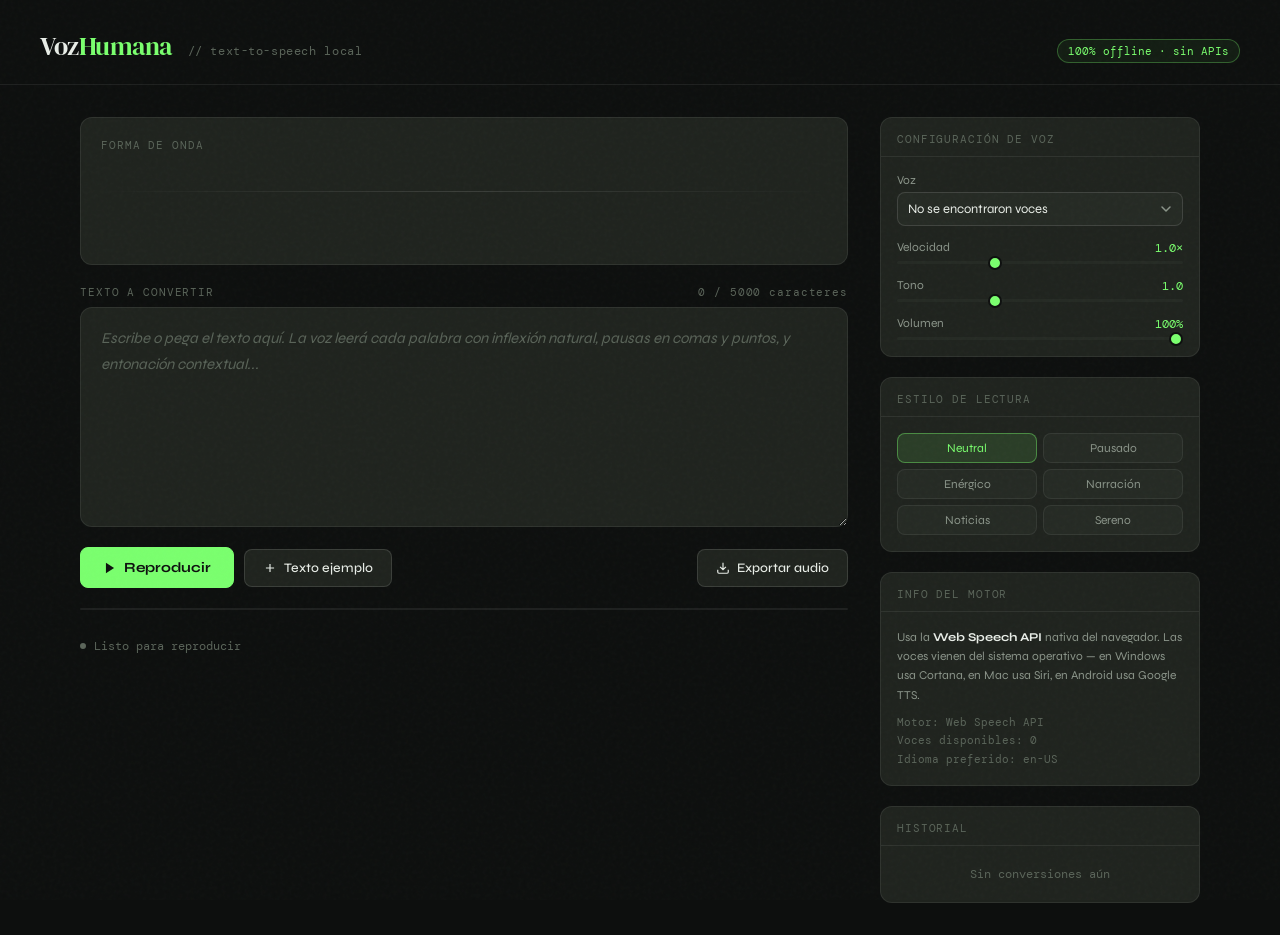
<file: voz-humana-tts.html>
<!DOCTYPE html>
<html lang="es">
<head>
<meta charset="UTF-8">
<meta name="viewport" content="width=device-width, initial-scale=1.0">
<title>VozHumana — TTS Local</title>
<link href="https://fonts.googleapis.com/css2?family=DM+Serif+Display:ital@0;1&family=DM+Mono:wght@400;500&family=Syne:wght@400;500;700&display=swap" rel="stylesheet">
<style>
  *, *::before, *::after { box-sizing: border-box; margin: 0; padding: 0; }

  :root {
    --bg: #0d0f0e;
    --bg2: #141714;
    --bg3: #1c201b;
    --surface: #1f231e;
    --surface2: #252a24;
    --border: rgba(255,255,255,0.07);
    --border2: rgba(255,255,255,0.12);
    --accent: #7aff6e;
    --accent2: #4dff3d;
    --accent-dim: rgba(122,255,110,0.12);
    --accent-dim2: rgba(122,255,110,0.06);
    --text: #e8ede7;
    --text2: #8a9489;
    --text3: #5a6459;
    --red: #ff6b6b;
    --amber: #ffb347;
    --radius: 12px;
    --radius-sm: 8px;
  }

  html { height: 100%; }

  body {
    font-family: 'Syne', sans-serif;
    background: var(--bg);
    color: var(--text);
    min-height: 100vh;
    display: flex;
    flex-direction: column;
    overflow-x: hidden;
  }

  /* Grain overlay */
  body::before {
    content: '';
    position: fixed;
    inset: 0;
    background-image: url("data:image/svg+xml,%3Csvg viewBox='0 0 256 256' xmlns='http://www.w3.org/2000/svg'%3E%3Cfilter id='noise'%3E%3CfeTurbulence type='fractalNoise' baseFrequency='0.9' numOctaves='4' stitchTiles='stitch'/%3E%3C/filter%3E%3Crect width='100%25' height='100%25' filter='url(%23noise)' opacity='0.04'/%3E%3C/svg%3E");
    pointer-events: none;
    z-index: 1000;
    opacity: 0.6;
  }

  /* Header */
  header {
    padding: 28px 40px 20px;
    border-bottom: 0.5px solid var(--border);
    display: flex;
    align-items: baseline;
    gap: 16px;
  }

  .logo {
    font-family: 'DM Serif Display', serif;
    font-size: 26px;
    color: var(--text);
    letter-spacing: -0.5px;
  }

  .logo span { color: var(--accent); }

  .tagline {
    font-size: 12px;
    color: var(--text3);
    font-family: 'DM Mono', monospace;
    letter-spacing: 0.05em;
  }

  .badge-local {
    margin-left: auto;
    font-size: 11px;
    font-family: 'DM Mono', monospace;
    color: var(--accent);
    border: 0.5px solid rgba(122,255,110,0.3);
    padding: 4px 10px;
    border-radius: 999px;
    background: var(--accent-dim2);
  }

  /* Main layout */
  main {
    flex: 1;
    display: grid;
    grid-template-columns: 1fr 320px;
    gap: 0;
    max-width: 1200px;
    margin: 0 auto;
    width: 100%;
    padding: 32px 40px;
    gap: 32px;
  }

  /* Left panel */
  .left { display: flex; flex-direction: column; gap: 20px; }

  /* Visualizer */
  .visualizer-wrap {
    background: var(--surface);
    border: 0.5px solid var(--border);
    border-radius: var(--radius);
    padding: 20px;
    position: relative;
    overflow: hidden;
  }

  .visualizer-label {
    font-size: 11px;
    font-family: 'DM Mono', monospace;
    color: var(--text3);
    margin-bottom: 12px;
    letter-spacing: 0.08em;
  }

  canvas#visualizer {
    width: 100%;
    height: 80px;
    display: block;
    border-radius: 6px;
  }

  .vis-idle {
    position: absolute;
    inset: 0;
    display: flex;
    align-items: center;
    justify-content: center;
    pointer-events: none;
    transition: opacity 0.3s;
  }

  .vis-idle-line {
    width: calc(100% - 40px);
    height: 1px;
    background: linear-gradient(90deg, transparent, var(--border2), transparent);
  }

  /* Text area */
  .textarea-wrap { position: relative; }

  .textarea-label {
    font-size: 11px;
    font-family: 'DM Mono', monospace;
    color: var(--text3);
    margin-bottom: 8px;
    letter-spacing: 0.08em;
    display: flex;
    justify-content: space-between;
  }

  #char-count { color: var(--text3); }
  #char-count.warn { color: var(--amber); }

  textarea#texto {
    width: 100%;
    min-height: 220px;
    background: var(--surface);
    border: 0.5px solid var(--border);
    border-radius: var(--radius);
    color: var(--text);
    font-family: 'Syne', sans-serif;
    font-size: 15px;
    line-height: 1.7;
    padding: 18px 20px;
    resize: vertical;
    outline: none;
    transition: border-color 0.2s;
  }

  textarea#texto:focus {
    border-color: rgba(122,255,110,0.25);
  }

  textarea#texto::placeholder {
    color: var(--text3);
    font-style: italic;
  }

  /* Word highlighter overlay */
  .highlight-display {
    background: var(--surface);
    border: 0.5px solid var(--border);
    border-radius: var(--radius);
    padding: 18px 20px;
    font-size: 15px;
    line-height: 1.8;
    min-height: 80px;
    display: none;
    flex-wrap: wrap;
    gap: 2px;
    align-content: flex-start;
  }

  .highlight-display.active { display: flex; }

  .word-token {
    display: inline;
    padding: 1px 3px;
    border-radius: 3px;
    transition: background 0.1s, color 0.1s;
    cursor: default;
  }

  .word-token.spoken {
    color: var(--text3);
  }

  .word-token.current {
    background: var(--accent);
    color: #0d0f0e;
    font-weight: 500;
    border-radius: 4px;
  }

  /* Controls */
  .controls-bar {
    display: flex;
    align-items: center;
    gap: 10px;
    flex-wrap: wrap;
  }

  .btn {
    display: inline-flex;
    align-items: center;
    gap: 7px;
    font-family: 'Syne', sans-serif;
    font-size: 13px;
    font-weight: 500;
    padding: 10px 18px;
    border-radius: var(--radius-sm);
    border: 0.5px solid var(--border2);
    background: var(--surface);
    color: var(--text);
    cursor: pointer;
    transition: all 0.15s;
    white-space: nowrap;
  }

  .btn:hover { background: var(--surface2); border-color: rgba(255,255,255,0.18); }
  .btn:active { transform: scale(0.97); }

  .btn-primary {
    background: var(--accent);
    color: #0d0f0e;
    border-color: var(--accent);
    font-weight: 700;
    font-size: 14px;
    padding: 11px 22px;
  }

  .btn-primary:hover { background: var(--accent2); border-color: var(--accent2); }

  .btn-primary:disabled {
    background: var(--surface2);
    color: var(--text3);
    border-color: var(--border);
    cursor: not-allowed;
    transform: none;
  }

  .btn-stop { color: var(--red); border-color: rgba(255,107,107,0.25); }
  .btn-stop:hover { background: rgba(255,107,107,0.08); }

  .btn-download { margin-left: auto; }

  /* Status bar */
  .status-bar {
    display: flex;
    align-items: center;
    gap: 8px;
    font-size: 12px;
    font-family: 'DM Mono', monospace;
    color: var(--text3);
    padding: 8px 0;
  }

  .status-dot {
    width: 6px; height: 6px;
    border-radius: 50%;
    background: var(--text3);
    transition: background 0.3s;
    flex-shrink: 0;
  }

  .status-dot.speaking { background: var(--accent); animation: pulse 1s ease-in-out infinite; }
  .status-dot.paused { background: var(--amber); }
  .status-dot.error { background: var(--red); }

  @keyframes pulse { 0%,100%{opacity:1} 50%{opacity:0.4} }

  /* Progress bar */
  .progress-wrap {
    height: 2px;
    background: var(--border);
    border-radius: 1px;
    overflow: hidden;
  }

  .progress-bar {
    height: 100%;
    background: var(--accent);
    border-radius: 1px;
    width: 0%;
    transition: width 0.2s;
  }

  /* Right panel */
  .right {
    display: flex;
    flex-direction: column;
    gap: 20px;
  }

  .panel {
    background: var(--surface);
    border: 0.5px solid var(--border);
    border-radius: var(--radius);
    overflow: hidden;
  }

  .panel-title {
    font-size: 11px;
    font-family: 'DM Mono', monospace;
    color: var(--text3);
    letter-spacing: 0.08em;
    padding: 14px 16px 10px;
    border-bottom: 0.5px solid var(--border);
  }

  .panel-body { padding: 16px; display: flex; flex-direction: column; gap: 14px; }

  /* Sliders */
  .control-row {
    display: flex;
    flex-direction: column;
    gap: 5px;
  }

  .control-header {
    display: flex;
    justify-content: space-between;
    font-size: 12px;
    color: var(--text2);
  }

  .control-val {
    font-family: 'DM Mono', monospace;
    color: var(--accent);
    font-size: 12px;
  }

  input[type=range] {
    -webkit-appearance: none;
    width: 100%;
    height: 3px;
    background: var(--surface2);
    border-radius: 2px;
    outline: none;
    cursor: pointer;
  }

  input[type=range]::-webkit-slider-thumb {
    -webkit-appearance: none;
    width: 14px; height: 14px;
    border-radius: 50%;
    background: var(--accent);
    border: 2px solid var(--bg);
    transition: transform 0.15s;
  }

  input[type=range]::-webkit-slider-thumb:hover { transform: scale(1.2); }

  /* Voice selector */
  select {
    width: 100%;
    background: var(--surface2);
    border: 0.5px solid var(--border2);
    border-radius: var(--radius-sm);
    color: var(--text);
    font-family: 'Syne', sans-serif;
    font-size: 13px;
    padding: 8px 10px;
    outline: none;
    cursor: pointer;
    appearance: none;
    background-image: url("data:image/svg+xml,%3Csvg width='12' height='12' viewBox='0 0 12 12' fill='none' xmlns='http://www.w3.org/2000/svg'%3E%3Cpath d='M2 4l4 4 4-4' stroke='%238a9489' stroke-width='1.5' stroke-linecap='round' stroke-linejoin='round'/%3E%3C/svg%3E");
    background-repeat: no-repeat;
    background-position: right 10px center;
    padding-right: 30px;
  }

  select:focus { border-color: rgba(122,255,110,0.3); }

  /* Style pills */
  .style-grid {
    display: grid;
    grid-template-columns: 1fr 1fr;
    gap: 6px;
  }

  .style-pill {
    padding: 7px 10px;
    border-radius: var(--radius-sm);
    border: 0.5px solid var(--border);
    background: var(--surface2);
    color: var(--text2);
    font-size: 12px;
    cursor: pointer;
    text-align: center;
    transition: all 0.15s;
  }

  .style-pill:hover { border-color: rgba(122,255,110,0.25); color: var(--text); }

  .style-pill.active {
    background: var(--accent-dim);
    border-color: rgba(122,255,110,0.4);
    color: var(--accent);
  }

  /* History */
  .history-list {
    display: flex;
    flex-direction: column;
    gap: 0;
    max-height: 220px;
    overflow-y: auto;
  }

  .history-item {
    display: flex;
    align-items: center;
    gap: 10px;
    padding: 10px 16px;
    border-bottom: 0.5px solid var(--border);
    transition: background 0.15s;
    cursor: pointer;
  }

  .history-item:last-child { border-bottom: none; }
  .history-item:hover { background: var(--surface2); }

  .history-text {
    flex: 1;
    font-size: 12px;
    color: var(--text2);
    white-space: nowrap;
    overflow: hidden;
    text-overflow: ellipsis;
  }

  .history-play {
    width: 24px; height: 24px;
    border-radius: 50%;
    background: var(--accent-dim);
    border: 0.5px solid rgba(122,255,110,0.25);
    display: flex; align-items: center; justify-content: center;
    flex-shrink: 0;
    transition: all 0.15s;
  }

  .history-play:hover { background: var(--accent); }
  .history-play:hover svg { stroke: #0d0f0e; }
  .history-play svg { stroke: var(--accent); width: 10px; height: 10px; }

  .history-del {
    width: 20px; height: 20px;
    display: flex; align-items: center; justify-content: center;
    opacity: 0.4;
    transition: opacity 0.15s;
    flex-shrink: 0;
  }

  .history-del:hover { opacity: 1; }
  .history-del svg { stroke: var(--red); width: 12px; height: 12px; }

  .empty-history {
    padding: 20px 16px;
    font-size: 12px;
    color: var(--text3);
    font-family: 'DM Mono', monospace;
    text-align: center;
  }

  /* Wave animation bars for speaking indicator */
  .wave-bars {
    display: flex;
    align-items: center;
    gap: 2px;
    height: 16px;
  }

  .wave-bar {
    width: 2px;
    background: var(--accent);
    border-radius: 1px;
    animation: wave 1s ease-in-out infinite;
  }

  .wave-bar:nth-child(1) { animation-delay: 0s; height: 4px; }
  .wave-bar:nth-child(2) { animation-delay: 0.15s; height: 10px; }
  .wave-bar:nth-child(3) { animation-delay: 0.3s; height: 14px; }
  .wave-bar:nth-child(4) { animation-delay: 0.15s; height: 10px; }
  .wave-bar:nth-child(5) { animation-delay: 0s; height: 4px; }

  @keyframes wave {
    0%, 100% { transform: scaleY(0.5); opacity: 0.5; }
    50% { transform: scaleY(1); opacity: 1; }
  }

  .wave-bars.hidden { display: none; }

  /* Scrollbar */
  ::-webkit-scrollbar { width: 4px; }
  ::-webkit-scrollbar-track { background: transparent; }
  ::-webkit-scrollbar-thumb { background: var(--surface2); border-radius: 2px; }

  @media (max-width: 768px) {
    main { grid-template-columns: 1fr; padding: 20px; }
    header { padding: 20px; flex-wrap: wrap; }
    .badge-local { margin-left: 0; }
  }
</style>
</head>
<body>

<header>
  <div class="logo">Voz<span>Humana</span></div>
  <div class="tagline">// text-to-speech local</div>
  <div class="badge-local">100% offline · sin APIs</div>
</header>

<main>
  <div class="left">

    <!-- Visualizer -->
    <div class="visualizer-wrap">
      <div class="visualizer-label">FORMA DE ONDA</div>
      <canvas id="visualizer" width="800" height="80"></canvas>
      <div class="vis-idle" id="vis-idle">
        <div class="vis-idle-line"></div>
      </div>
    </div>

    <!-- Text input -->
    <div>
      <div class="textarea-label">
        <span>TEXTO A CONVERTIR</span>
        <span id="char-count">0 / 5000 caracteres</span>
      </div>
      <div class="textarea-wrap">
        <textarea id="texto" placeholder="Escribe o pega el texto aquí. La voz leerá cada palabra con inflexión natural, pausas en comas y puntos, y entonación contextual..." maxlength="5000"></textarea>
      </div>
    </div>

    <!-- Highlight display -->
    <div class="highlight-display" id="highlight-display"></div>

    <!-- Controls -->
    <div class="controls-bar">
      <button class="btn btn-primary" id="btn-play" onclick="iniciarLectura()">
        <svg width="14" height="14" viewBox="0 0 24 24" fill="currentColor"><path d="M5 3l14 9-14 9V3z"/></svg>
        Reproducir
      </button>
      <button class="btn" id="btn-pause" onclick="pausarLectura()" style="display:none">
        <svg width="14" height="14" viewBox="0 0 24 24" fill="currentColor"><path d="M6 4h4v16H6zm8 0h4v16h-4z"/></svg>
        Pausar
      </button>
      <button class="btn btn-stop" id="btn-stop" onclick="detenerLectura()" style="display:none">
        <svg width="14" height="14" viewBox="0 0 24 24" fill="currentColor"><rect x="3" y="3" width="18" height="18" rx="2"/></svg>
        Detener
      </button>
      <button class="btn" onclick="insertarEjemplo()">
        <svg width="14" height="14" viewBox="0 0 24 24" fill="none" stroke="currentColor" stroke-width="2"><path d="M12 5v14M5 12h14"/></svg>
        Texto ejemplo
      </button>
      <button class="btn btn-download" onclick="exportarAudio()" id="btn-download">
        <svg width="14" height="14" viewBox="0 0 24 24" fill="none" stroke="currentColor" stroke-width="2"><path d="M21 15v4a2 2 0 01-2 2H5a2 2 0 01-2-2v-4M7 10l5 5 5-5M12 15V3"/></svg>
        Exportar audio
      </button>
    </div>

    <!-- Progress -->
    <div class="progress-wrap">
      <div class="progress-bar" id="progress-bar"></div>
    </div>

    <!-- Status -->
    <div class="status-bar">
      <div class="status-dot" id="status-dot"></div>
      <span id="status-text">Listo para reproducir</span>
      <div class="wave-bars hidden" id="wave-bars">
        <div class="wave-bar"></div>
        <div class="wave-bar"></div>
        <div class="wave-bar"></div>
        <div class="wave-bar"></div>
        <div class="wave-bar"></div>
      </div>
    </div>

  </div>

  <div class="right">

    <!-- Voice settings -->
    <div class="panel">
      <div class="panel-title">CONFIGURACIÓN DE VOZ</div>
      <div class="panel-body">

        <div class="control-row">
          <div class="control-header">
            <span>Voz</span>
          </div>
          <select id="voice-select">
            <option value="">Cargando voces...</option>
          </select>
        </div>

        <div class="control-row">
          <div class="control-header">
            <span>Velocidad</span>
            <span class="control-val" id="rate-val">1.0×</span>
          </div>
          <input type="range" id="rate" min="0.5" max="2" step="0.05" value="1"
            oninput="document.getElementById('rate-val').textContent = parseFloat(this.value).toFixed(2)+'×'">
        </div>

        <div class="control-row">
          <div class="control-header">
            <span>Tono</span>
            <span class="control-val" id="pitch-val">1.0</span>
          </div>
          <input type="range" id="pitch" min="0.5" max="2" step="0.05" value="1"
            oninput="document.getElementById('pitch-val').textContent = parseFloat(this.value).toFixed(2)">
        </div>

        <div class="control-row">
          <div class="control-header">
            <span>Volumen</span>
            <span class="control-val" id="vol-val">100%</span>
          </div>
          <input type="range" id="vol" min="0" max="1" step="0.01" value="1"
            oninput="document.getElementById('vol-val').textContent = Math.round(this.value*100)+'%'">
        </div>

      </div>
    </div>

    <!-- Style -->
    <div class="panel">
      <div class="panel-title">ESTILO DE LECTURA</div>
      <div class="panel-body">
        <div class="style-grid" id="style-grid">
          <div class="style-pill active" data-style="neutral" onclick="setStyle(this)">Neutral</div>
          <div class="style-pill" data-style="slow" onclick="setStyle(this)">Pausado</div>
          <div class="style-pill" data-style="energetic" onclick="setStyle(this)">Enérgico</div>
          <div class="style-pill" data-style="narration" onclick="setStyle(this)">Narración</div>
          <div class="style-pill" data-style="news" onclick="setStyle(this)">Noticias</div>
          <div class="style-pill" data-style="calm" onclick="setStyle(this)">Sereno</div>
        </div>
      </div>
    </div>

    <!-- Info -->
    <div class="panel">
      <div class="panel-title">INFO DEL MOTOR</div>
      <div class="panel-body" style="gap:8px">
        <div style="font-size:12px;color:var(--text2);line-height:1.6">
          Usa la <strong style="color:var(--text)">Web Speech API</strong> nativa del navegador. Las voces vienen del sistema operativo — en Windows usa Cortana, en Mac usa Siri, en Android usa Google TTS.
        </div>
        <div style="font-size:11px;font-family:'DM Mono',monospace;color:var(--text3);line-height:1.7" id="engine-info">
          Detectando voces disponibles...
        </div>
      </div>
    </div>

    <!-- History -->
    <div class="panel">
      <div class="panel-title">HISTORIAL</div>
      <div class="history-list" id="history-list">
        <div class="empty-history">Sin conversiones aún</div>
      </div>
    </div>

  </div>
</main>

<script>
  // State
  let synth = window.speechSynthesis;
  let utterance = null;
  let voices = [];
  let words = [];
  let currentWordIdx = 0;
  let totalWords = 0;
  let history = [];
  let currentStyle = 'neutral';
  let isPlaying = false;
  let isPaused = false;

  // Canvas visualizer
  const canvas = document.getElementById('visualizer');
  const ctx = canvas.getContext('2d');
  let animFrame;
  let wavePhase = 0;

  const styleConfigs = {
    neutral:   { rate: 1.0,  pitch: 1.0 },
    slow:      { rate: 0.75, pitch: 0.95 },
    energetic: { rate: 1.3,  pitch: 1.1 },
    narration: { rate: 0.88, pitch: 0.95 },
    news:      { rate: 1.05, pitch: 1.05 },
    calm:      { rate: 0.8,  pitch: 0.9 },
  };

  function setStyle(el) {
    document.querySelectorAll('.style-pill').forEach(p => p.classList.remove('active'));
    el.classList.add('active');
    currentStyle = el.dataset.style;
    const cfg = styleConfigs[currentStyle];
    const rateEl = document.getElementById('rate');
    const pitchEl = document.getElementById('pitch');
    rateEl.value = cfg.rate;
    pitchEl.value = cfg.pitch;
    document.getElementById('rate-val').textContent = cfg.rate.toFixed(2) + '×';
    document.getElementById('pitch-val').textContent = cfg.pitch.toFixed(2);
  }

  // Load voices
  function loadVoices() {
    voices = synth.getVoices();
    const sel = document.getElementById('voice-select');
    sel.innerHTML = '';

    // Prioritize Spanish voices
    const es = voices.filter(v => v.lang.startsWith('es'));
    const others = voices.filter(v => !v.lang.startsWith('es'));

    if (es.length > 0) {
      const og = document.createElement('optgroup');
      og.label = '— Español';
      es.forEach(v => {
        const opt = document.createElement('option');
        opt.value = v.name;
        opt.textContent = `${v.name} (${v.lang})`;
        if (v.default) opt.selected = true;
        og.appendChild(opt);
      });
      sel.appendChild(og);
    }

    if (others.length > 0) {
      const og2 = document.createElement('optgroup');
      og2.label = '— Otros idiomas';
      others.forEach(v => {
        const opt = document.createElement('option');
        opt.value = v.name;
        opt.textContent = `${v.name} (${v.lang})`;
        og2.appendChild(opt);
      });
      sel.appendChild(og2);
    }

    if (voices.length === 0) {
      sel.innerHTML = '<option>No se encontraron voces</option>';
    }

    document.getElementById('engine-info').innerHTML =
      `Motor: Web Speech API<br>Voces disponibles: ${voices.length}<br>Idioma preferido: ${navigator.language}`;
  }

  if (speechSynthesis.onvoiceschanged !== undefined) {
    speechSynthesis.onvoiceschanged = loadVoices;
  }
  loadVoices();
  setTimeout(loadVoices, 500);

  // Char counter
  document.getElementById('texto').addEventListener('input', function() {
    const len = this.value.length;
    const el = document.getElementById('char-count');
    el.textContent = `${len} / 5000 caracteres`;
    el.classList.toggle('warn', len > 4000);
  });

  // Tokenize words
  function tokenizeText(text) {
    return text.split(/(\s+)/).filter(t => t.trim().length > 0);
  }

  function buildHighlight(wordList) {
    const container = document.getElementById('highlight-display');
    container.innerHTML = '';
    wordList.forEach((w, i) => {
      const span = document.createElement('span');
      span.className = 'word-token';
      span.dataset.idx = i;
      span.textContent = w + ' ';
      container.appendChild(span);
    });
  }

  function highlightWord(idx) {
    document.querySelectorAll('.word-token').forEach((el, i) => {
      el.classList.remove('current', 'spoken');
      if (i < idx) el.classList.add('spoken');
      if (i === idx) {
        el.classList.add('current');
        el.scrollIntoView({ behavior: 'smooth', block: 'nearest' });
      }
    });
    const pct = totalWords > 0 ? (idx / totalWords) * 100 : 0;
    document.getElementById('progress-bar').style.width = pct + '%';
  }

  // Waveform drawing
  function drawWave(speaking) {
    const W = canvas.width, H = canvas.height;
    ctx.clearRect(0, 0, W, H);

    if (!speaking) return;

    wavePhase += 0.04;
    const amp = H * 0.32;
    const midY = H / 2;

    // Draw multiple wave layers
    const layers = [
      { color: 'rgba(122,255,110,0.5)', freq: 2.1, amp: amp * 0.6, phase: wavePhase },
      { color: 'rgba(122,255,110,0.3)', freq: 3.7, amp: amp * 0.4, phase: wavePhase * 1.3 },
      { color: 'rgba(122,255,110,0.15)', freq: 1.4, amp: amp * 0.9, phase: wavePhase * 0.7 },
    ];

    layers.forEach(layer => {
      ctx.beginPath();
      ctx.strokeStyle = layer.color;
      ctx.lineWidth = 1.5;
      for (let x = 0; x <= W; x++) {
        const t = (x / W) * Math.PI * 2 * layer.freq + layer.phase;
        const noise = Math.sin(t * 5.3) * 0.2;
        const y = midY + Math.sin(t + noise) * layer.amp;
        x === 0 ? ctx.moveTo(x, y) : ctx.lineTo(x, y);
      }
      ctx.stroke();
    });

    // Center glow line
    ctx.beginPath();
    ctx.strokeStyle = 'rgba(122,255,110,0.9)';
    ctx.lineWidth = 2;
    for (let x = 0; x <= W; x++) {
      const t = (x / W) * Math.PI * 2 * 2.5 + wavePhase * 1.1;
      const y = midY + Math.sin(t) * amp * 0.45;
      x === 0 ? ctx.moveTo(x, y) : ctx.lineTo(x, y);
    }
    ctx.stroke();
  }

  function startWave() {
    document.getElementById('vis-idle').style.opacity = '0';
    function loop() {
      drawWave(true);
      animFrame = requestAnimationFrame(loop);
    }
    loop();
  }

  function stopWave() {
    cancelAnimationFrame(animFrame);
    drawWave(false);
    document.getElementById('vis-idle').style.opacity = '1';
  }

  // UI state
  function setUIState(state) {
    const btnPlay = document.getElementById('btn-play');
    const btnPause = document.getElementById('btn-pause');
    const btnStop = document.getElementById('btn-stop');
    const dot = document.getElementById('status-dot');
    const statusText = document.getElementById('status-text');
    const waveBars = document.getElementById('wave-bars');
    const highlight = document.getElementById('highlight-display');
    const textarea = document.getElementById('texto');

    if (state === 'playing') {
      btnPlay.style.display = 'none';
      btnPause.style.display = 'inline-flex';
      btnStop.style.display = 'inline-flex';
      dot.className = 'status-dot speaking';
      statusText.textContent = 'Reproduciendo...';
      waveBars.classList.remove('hidden');
      highlight.classList.add('active');
      textarea.style.display = 'none';
      startWave();
    } else if (state === 'paused') {
      btnPause.textContent = '';
      btnPause.innerHTML = '<svg width="14" height="14" viewBox="0 0 24 24" fill="currentColor"><path d="M5 3l14 9-14 9V3z"/></svg> Reanudar';
      dot.className = 'status-dot paused';
      statusText.textContent = 'Pausado';
      waveBars.classList.add('hidden');
      stopWave();
    } else if (state === 'idle') {
      btnPlay.style.display = 'inline-flex';
      btnPause.style.display = 'none';
      btnStop.style.display = 'none';
      dot.className = 'status-dot';
      statusText.textContent = 'Listo para reproducir';
      waveBars.classList.add('hidden');
      highlight.classList.remove('active');
      textarea.style.display = 'block';
      document.getElementById('progress-bar').style.width = '0%';
      stopWave();
    } else if (state === 'error') {
      dot.className = 'status-dot error';
      statusText.textContent = 'Error: este navegador no soporta Web Speech API';
    }
  }

  function iniciarLectura() {
    if (!('speechSynthesis' in window)) {
      setUIState('error');
      return;
    }

    const texto = document.getElementById('texto').value.trim();
    if (!texto) {
      document.getElementById('status-text').textContent = 'Escribe algo primero';
      return;
    }

    synth.cancel();

    words = tokenizeText(texto);
    totalWords = words.length;
    currentWordIdx = 0;
    buildHighlight(words);

    utterance = new SpeechSynthesisUtterance(texto);

    // Apply voice
    const selVoice = document.getElementById('voice-select').value;
    const voice = voices.find(v => v.name === selVoice);
    if (voice) utterance.voice = voice;

    utterance.rate = parseFloat(document.getElementById('rate').value);
    utterance.pitch = parseFloat(document.getElementById('pitch').value);
    utterance.volume = parseFloat(document.getElementById('vol').value);

    utterance.onboundary = (e) => {
      if (e.name === 'word') {
        const charIdx = e.charIndex;
        // Find which word token we're at
        let acc = 0;
        for (let i = 0; i < words.length; i++) {
          if (acc >= charIdx) {
            currentWordIdx = i;
            break;
          }
          acc += words[i].length + 1;
        }
        highlightWord(currentWordIdx);
      }
    };

    utterance.onend = () => {
      highlightWord(totalWords);
      setTimeout(() => {
        setUIState('idle');
        addToHistory(texto);
        isPlaying = false;
        isPaused = false;
      }, 400);
    };

    utterance.onerror = (e) => {
      console.error('TTS Error:', e);
      setUIState('idle');
      isPlaying = false;
    };

    synth.speak(utterance);
    isPlaying = true;
    isPaused = false;
    setUIState('playing');
  }

  function pausarLectura() {
    if (!isPlaying) return;
    if (!isPaused) {
      synth.pause();
      isPaused = true;
      setUIState('paused');
    } else {
      synth.resume();
      isPaused = false;
      setUIState('playing');
    }
  }

  function detenerLectura() {
    synth.cancel();
    isPlaying = false;
    isPaused = false;
    setUIState('idle');
  }

  // History
  function addToHistory(text) {
    history.unshift({ text, time: new Date().toLocaleTimeString() });
    if (history.length > 10) history.pop();
    renderHistory();
  }

  function renderHistory() {
    const list = document.getElementById('history-list');
    if (history.length === 0) {
      list.innerHTML = '<div class="empty-history">Sin conversiones aún</div>';
      return;
    }
    list.innerHTML = history.map((item, i) => `
      <div class="history-item">
        <div class="history-text" title="${item.text}">${item.text.substring(0, 60)}${item.text.length > 60 ? '…' : ''}</div>
        <div class="history-play" onclick="replayHistory(${i})">
          <svg viewBox="0 0 24 24" fill="none" stroke-width="2" stroke-linecap="round"><path d="M5 3l14 9-14 9V3z"/></svg>
        </div>
        <div class="history-del" onclick="deleteHistory(${i})">
          <svg viewBox="0 0 24 24" fill="none" stroke-width="2" stroke-linecap="round"><path d="M18 6L6 18M6 6l12 12"/></svg>
        </div>
      </div>
    `).join('');
  }

  function replayHistory(i) {
    document.getElementById('texto').value = history[i].text;
    document.getElementById('char-count').textContent = `${history[i].text.length} / 5000 caracteres`;
    iniciarLectura();
  }

  function deleteHistory(i) {
    history.splice(i, 1);
    renderHistory();
  }

  // Example text
  function insertarEjemplo() {
    const ejemplos = [
      "Bienvenido a VozHumana, la aplicación que convierte tu texto en voz de forma completamente local, sin conexión a internet ni pagos. Simplemente escribe lo que quieras escuchar y la aplicación se encargará del resto.",
      "La inteligencia artificial está transformando la manera en que los seres humanos interactuamos con la tecnología. Cada día, millones de personas utilizan asistentes de voz para buscar información, controlar sus hogares y comunicarse con otros.",
      "Había una vez, en un pueblo pequeño rodeado de montañas nevadas, una niña llamada Sofía que soñaba con convertirse en astrónoma. Cada noche, miraba las estrellas desde su ventana y se preguntaba qué secretos guardaría el universo.",
    ];
    const text = ejemplos[Math.floor(Math.random() * ejemplos.length)];
    document.getElementById('texto').value = text;
    document.getElementById('char-count').textContent = `${text.length} / 5000 caracteres`;
  }

  // Export audio (using MediaRecorder on AudioContext)
  function exportarAudio() {
    const texto = document.getElementById('texto').value.trim();
    if (!texto) { alert('Escribe algo primero'); return; }

    const btn = document.getElementById('btn-download');
    btn.textContent = 'Grabando...';
    btn.disabled = true;

    // Use MediaRecorder to capture system audio (limited browser support)
    // Fallback: just play and inform user
    try {
      const dest = new AudioContext();
      alert('Para exportar audio:\n1. Usa OBS o el grabador del sistema\n2. O en Chrome: botón derecho → Inspeccionar → Console → usa la API directamente\n\nLa reproducción ahora está disponible con el botón Reproducir.');
    } catch(e) {}

    btn.innerHTML = '<svg width="14" height="14" viewBox="0 0 24 24" fill="none" stroke="currentColor" stroke-width="2"><path d="M21 15v4a2 2 0 01-2 2H5a2 2 0 01-2-2v-4M7 10l5 5 5-5M12 15V3"/></svg> Exportar audio';
    btn.disabled = false;
  }

  // Init
  setUIState('idle');

  // Check support
  if (!('speechSynthesis' in window)) {
    document.getElementById('status-text').textContent = 'Tu navegador no soporta Web Speech API. Usa Chrome o Edge.';
    document.getElementById('status-dot').classList.add('error');
    document.getElementById('btn-play').disabled = true;
  }
</script>

</body>
</html>
</file>
